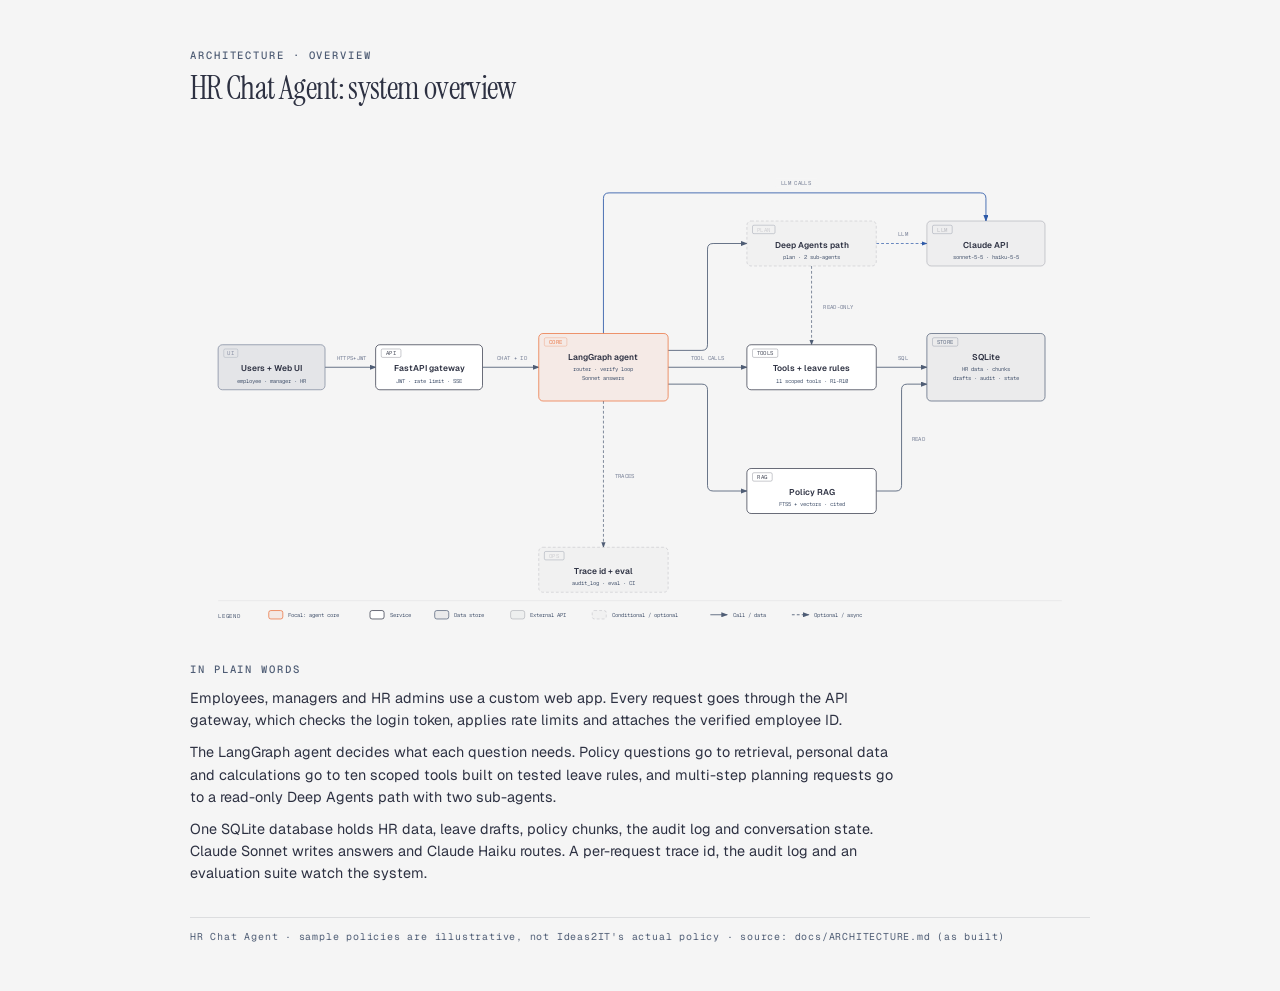
<file: docs/diagrams/architecture/01-overview.html>
<!DOCTYPE html>
<html lang="en">
<head>
  <meta charset="UTF-8">
  <meta name="viewport" content="width=device-width, initial-scale=1.0">
  <title>HR Chat Agent: system overview</title>
  <link href="https://fonts.googleapis.com/css2?family=Instrument+Serif:ital@0;1&family=Geist:wght@400;500;600&family=Geist+Mono:wght@400;500;600&family=Noto+Sans+KR:wght@400;500;600&family=Noto+Serif+KR:wght@400&display=swap" rel="stylesheet">
  <style>
    *, *::before, *::after { box-sizing: border-box; margin: 0; padding: 0; }
    :root {
      --color-paper: #f5f5f5; --color-ink: #2d3142; --color-muted: #4f5d75; --color-accent: #eb6c36;
      --font-sans: 'Geist', system-ui, sans-serif;
      --font-serif: 'Instrument Serif', 'Noto Serif KR', serif;
      --font-mono: 'Geist Mono', ui-monospace, monospace;
    }
    body { font-family: var(--font-sans); background: var(--color-paper); color: var(--color-ink); padding: 3rem 2rem; }
    .frame { width: max-content; max-width: 100%; margin: 0 auto; }
    .eyebrow { font-family: var(--font-mono); font-size: 0.66rem; font-weight: 500; letter-spacing: 0.18em; text-transform: uppercase; color: var(--color-muted); margin-bottom: 0.5rem; }
    h1 { font-family: var(--font-serif); font-size: clamp(1.5rem, 2.4vw + 0.75rem, 2rem); font-weight: 400; letter-spacing: -0.02em; line-height: 1.15; margin-bottom: 1.5rem; }
    .scroll { overflow-x: auto; }
    svg { width: 100%; min-width: 900px; max-width: 1280px; display: block; }
    .explain { margin-top: 1.5rem; max-width: 72ch; font-size: 0.9rem; line-height: 1.55; color: var(--color-ink); }
    .explain p + p { margin-top: 0.6rem; }
    .explain .eyebrow { margin-bottom: 0.4rem; }
    .colophon { margin-top: 2rem; padding-top: 0.75rem; border-top: 1px solid rgba(45,49,66,0.12); font-family: var(--font-mono); font-size: 0.62rem; letter-spacing: 0.08em; color: var(--color-muted); }
  </style>
</head>
<body>
  <div class="frame">
    <p class="eyebrow">Architecture · Overview</p>
    <h1>HR Chat Agent: system overview</h1>
    <div class="scroll">
<svg viewBox="0 0 1280 720" xmlns="http://www.w3.org/2000/svg" role="img" aria-labelledby="hr-overview-title hr-overview-desc">
<title id="hr-overview-title">HR Chat Agent: system overview</title>
<desc id="hr-overview-desc">Architecture overview of the HR Chat Agent: a web UI and API gateway feed a LangGraph agent that uses scoped tools, policy retrieval and an optional read-only Deep Agents planning path over one SQLite database, with Claude models behind it and a trace id, audit log and evaluation suite alongside.</desc>
<defs>
<marker id="arrow" markerWidth="8" markerHeight="6" refX="7" refY="3" orient="auto"><polygon points="0 0, 8 3, 0 6" fill="#4f5d75"/></marker>
<marker id="arrow-accent" markerWidth="8" markerHeight="6" refX="7" refY="3" orient="auto"><polygon points="0 0, 8 3, 0 6" fill="#eb6c36"/></marker>
<marker id="arrow-link" markerWidth="8" markerHeight="6" refX="7" refY="3" orient="auto"><polygon points="0 0, 8 3, 0 6" fill="#2e5aa8"/></marker>
</defs>
<rect width="100%" height="100%" fill="#f5f5f5"/>
<path d="M192,336 H264" fill="none" stroke="#4f5d75" stroke-width="1.2" marker-end="url(#arrow)"/>
<path d="M416,336 H496" fill="none" stroke="#4f5d75" stroke-width="1.2" marker-end="url(#arrow)"/>
<path d="M680,312 H728 Q736,312 736,304 V168 Q736,160 744,160 H792" fill="none" stroke="#4f5d75" stroke-width="1.2" marker-end="url(#arrow)"/>
<path d="M680,336 H792" fill="none" stroke="#4f5d75" stroke-width="1.2" marker-end="url(#arrow)"/>
<path d="M680,360 H728 Q736,360 736,368 V504 Q736,512 744,512 H792" fill="none" stroke="#4f5d75" stroke-width="1.2" marker-end="url(#arrow)"/>
<path d="M588,288 V96 Q588,88 596,88 H1124 Q1132,88 1132,96 V128" fill="none" stroke="#2e5aa8" stroke-width="1.2" marker-end="url(#arrow-link)"/>
<path d="M976,160 H1048" fill="none" stroke="#2e5aa8" stroke-width="1" stroke-dasharray="4,3" marker-end="url(#arrow-link)"/>
<path d="M884,192 V304" fill="none" stroke="#4f5d75" stroke-width="1" stroke-dasharray="4,3" marker-end="url(#arrow)"/>
<path d="M976,336 H1048" fill="none" stroke="#4f5d75" stroke-width="1.2" marker-end="url(#arrow)"/>
<path d="M976,512 H1004 Q1012,512 1012,504 V368 Q1012,360 1020,360 H1048" fill="none" stroke="#4f5d75" stroke-width="1.2" marker-end="url(#arrow)"/>
<path d="M588,384 V592" fill="none" stroke="#4f5d75" stroke-width="1" stroke-dasharray="4,3" marker-end="url(#arrow)"/>
<rect x="200" y="316" width="60" height="12" rx="2" fill="#f5f5f5"/>
<text x="230" y="325" fill="#7a8399" font-size="8" font-family="'Geist Mono', monospace" text-anchor="middle" letter-spacing="0.06em">HTTPS+JWT</text>
<rect x="428" y="316" width="60" height="12" rx="2" fill="#f5f5f5"/>
<text x="458" y="325" fill="#7a8399" font-size="8" font-family="'Geist Mono', monospace" text-anchor="middle" letter-spacing="0.06em">CHAT + ID</text>
<rect x="704" y="316" width="64" height="12" rx="2" fill="#f5f5f5"/>
<text x="736" y="325" fill="#7a8399" font-size="8" font-family="'Geist Mono', monospace" text-anchor="middle" letter-spacing="0.06em">TOOL CALLS</text>
<rect x="832" y="68" width="60" height="12" rx="2" fill="#f5f5f5"/>
<text x="862" y="77" fill="#7a8399" font-size="8" font-family="'Geist Mono', monospace" text-anchor="middle" letter-spacing="0.06em">LLM CALLS</text>
<rect x="1000" y="140" width="28" height="12" rx="2" fill="#f5f5f5"/>
<text x="1014" y="149" fill="#7a8399" font-size="8" font-family="'Geist Mono', monospace" text-anchor="middle" letter-spacing="0.06em">LLM</text>
<rect x="892" y="244" width="60" height="12" rx="2" fill="#f5f5f5"/>
<text x="922" y="253" fill="#7a8399" font-size="8" font-family="'Geist Mono', monospace" text-anchor="middle" letter-spacing="0.06em">READ-ONLY</text>
<rect x="1000" y="316" width="28" height="12" rx="2" fill="#f5f5f5"/>
<text x="1014" y="325" fill="#7a8399" font-size="8" font-family="'Geist Mono', monospace" text-anchor="middle" letter-spacing="0.06em">SQL</text>
<rect x="1020" y="432" width="32" height="12" rx="2" fill="#f5f5f5"/>
<text x="1036" y="441" fill="#7a8399" font-size="8" font-family="'Geist Mono', monospace" text-anchor="middle" letter-spacing="0.06em">READ</text>
<rect x="596" y="484" width="44" height="12" rx="2" fill="#f5f5f5"/>
<text x="618" y="493" fill="#7a8399" font-size="8" font-family="'Geist Mono', monospace" text-anchor="middle" letter-spacing="0.06em">TRACES</text>
<rect x="40" y="304" width="152" height="64" rx="6" fill="#f5f5f5"/>
<rect x="40" y="304" width="152" height="64" rx="6" fill="rgba(79,93,117,0.10)" stroke="#7a8399" stroke-width="1"/>
<rect x="48" y="310" width="20" height="12" rx="2" fill="transparent" stroke="#7a8399" stroke-opacity="0.45" stroke-width="0.8"/>
<text x="58" y="319" fill="#7a8399" fill-opacity="0.85" font-size="8" font-family="'Geist Mono', monospace" text-anchor="middle" letter-spacing="0.08em">UI</text>
<text x="116" y="342" fill="#2d3142" font-size="12" font-weight="600" font-family="'Geist', sans-serif" text-anchor="middle">Users + Web UI</text>
<text x="116" y="358" fill="#4f5d75" font-size="8" font-family="'Geist Mono', monospace" text-anchor="middle">employee · manager · HR</text>
<rect x="264" y="304" width="152" height="64" rx="6" fill="#f5f5f5"/>
<rect x="264" y="304" width="152" height="64" rx="6" fill="#ffffff" stroke="#2d3142" stroke-width="1"/>
<rect x="272" y="310" width="28" height="12" rx="2" fill="transparent" stroke="#2d3142" stroke-opacity="0.45" stroke-width="0.8"/>
<text x="286" y="319" fill="#2d3142" fill-opacity="0.85" font-size="8" font-family="'Geist Mono', monospace" text-anchor="middle" letter-spacing="0.08em">API</text>
<text x="340" y="342" fill="#2d3142" font-size="12" font-weight="600" font-family="'Geist', sans-serif" text-anchor="middle">FastAPI gateway</text>
<text x="340" y="358" fill="#4f5d75" font-size="8" font-family="'Geist Mono', monospace" text-anchor="middle">JWT · rate limit · SSE</text>
<rect x="496" y="288" width="184" height="96" rx="6" fill="#f5f5f5"/>
<rect x="496" y="288" width="184" height="96" rx="6" fill="rgba(235,108,54,0.08)" stroke="#eb6c36" stroke-width="1"/>
<rect x="504" y="294" width="32" height="12" rx="2" fill="transparent" stroke="#eb6c36" stroke-opacity="0.45" stroke-width="0.8"/>
<text x="520" y="303" fill="#eb6c36" fill-opacity="0.85" font-size="8" font-family="'Geist Mono', monospace" text-anchor="middle" letter-spacing="0.08em">CORE</text>
<text x="588" y="326" fill="#2d3142" font-size="12" font-weight="600" font-family="'Geist', sans-serif" text-anchor="middle">LangGraph agent</text>
<text x="588" y="342" fill="#4f5d75" font-size="8" font-family="'Geist Mono', monospace" text-anchor="middle">router · verify loop</text>
<text x="588" y="354" fill="#4f5d75" font-size="8" font-family="'Geist Mono', monospace" text-anchor="middle">Sonnet answers</text>
<rect x="792" y="128" width="184" height="64" rx="6" fill="#f5f5f5"/>
<rect x="792" y="128" width="184" height="64" rx="6" fill="rgba(45,49,66,0.02)" stroke="rgba(45,49,66,0.20)" stroke-width="1" stroke-dasharray="4,3"/>
<rect x="800" y="134" width="32" height="12" rx="2" fill="transparent" stroke="#4f5d75" stroke-opacity="0.45" stroke-width="0.8"/>
<text x="816" y="143" fill="rgba(45,49,66,0.20)" fill-opacity="0.85" font-size="8" font-family="'Geist Mono', monospace" text-anchor="middle" letter-spacing="0.08em">PLAN</text>
<text x="884" y="166" fill="#2d3142" font-size="12" font-weight="600" font-family="'Geist', sans-serif" text-anchor="middle">Deep Agents path</text>
<text x="884" y="182" fill="#4f5d75" font-size="8" font-family="'Geist Mono', monospace" text-anchor="middle">plan · 2 sub-agents</text>
<rect x="792" y="304" width="184" height="64" rx="6" fill="#f5f5f5"/>
<rect x="792" y="304" width="184" height="64" rx="6" fill="#ffffff" stroke="#2d3142" stroke-width="1"/>
<rect x="800" y="310" width="36" height="12" rx="2" fill="transparent" stroke="#2d3142" stroke-opacity="0.45" stroke-width="0.8"/>
<text x="818" y="319" fill="#2d3142" fill-opacity="0.85" font-size="8" font-family="'Geist Mono', monospace" text-anchor="middle" letter-spacing="0.08em">TOOLS</text>
<text x="884" y="342" fill="#2d3142" font-size="12" font-weight="600" font-family="'Geist', sans-serif" text-anchor="middle">Tools + leave rules</text>
<text x="884" y="358" fill="#4f5d75" font-size="8" font-family="'Geist Mono', monospace" text-anchor="middle">11 scoped tools · R1-R10</text>
<rect x="792" y="480" width="184" height="64" rx="6" fill="#f5f5f5"/>
<rect x="792" y="480" width="184" height="64" rx="6" fill="#ffffff" stroke="#2d3142" stroke-width="1"/>
<rect x="800" y="486" width="28" height="12" rx="2" fill="transparent" stroke="#2d3142" stroke-opacity="0.45" stroke-width="0.8"/>
<text x="814" y="495" fill="#2d3142" fill-opacity="0.85" font-size="8" font-family="'Geist Mono', monospace" text-anchor="middle" letter-spacing="0.08em">RAG</text>
<text x="884" y="518" fill="#2d3142" font-size="12" font-weight="600" font-family="'Geist', sans-serif" text-anchor="middle">Policy RAG</text>
<text x="884" y="534" fill="#4f5d75" font-size="8" font-family="'Geist Mono', monospace" text-anchor="middle">FTS5 + vectors · cited</text>
<rect x="1048" y="288" width="168" height="96" rx="6" fill="#f5f5f5"/>
<rect x="1048" y="288" width="168" height="96" rx="6" fill="rgba(45,49,66,0.05)" stroke="#4f5d75" stroke-width="1"/>
<rect x="1056" y="294" width="36" height="12" rx="2" fill="transparent" stroke="#4f5d75" stroke-opacity="0.45" stroke-width="0.8"/>
<text x="1074" y="303" fill="#4f5d75" fill-opacity="0.85" font-size="8" font-family="'Geist Mono', monospace" text-anchor="middle" letter-spacing="0.08em">STORE</text>
<text x="1132" y="326" fill="#2d3142" font-size="12" font-weight="600" font-family="'Geist', sans-serif" text-anchor="middle">SQLite</text>
<text x="1132" y="342" fill="#4f5d75" font-size="8" font-family="'Geist Mono', monospace" text-anchor="middle">HR data · chunks</text>
<text x="1132" y="354" fill="#4f5d75" font-size="8" font-family="'Geist Mono', monospace" text-anchor="middle">drafts · audit · state</text>
<rect x="1048" y="128" width="168" height="64" rx="6" fill="#f5f5f5"/>
<rect x="1048" y="128" width="168" height="64" rx="6" fill="rgba(45,49,66,0.03)" stroke="rgba(45,49,66,0.30)" stroke-width="1"/>
<rect x="1056" y="134" width="28" height="12" rx="2" fill="transparent" stroke="#4f5d75" stroke-opacity="0.45" stroke-width="0.8"/>
<text x="1070" y="143" fill="rgba(45,49,66,0.30)" fill-opacity="0.85" font-size="8" font-family="'Geist Mono', monospace" text-anchor="middle" letter-spacing="0.08em">LLM</text>
<text x="1132" y="166" fill="#2d3142" font-size="12" font-weight="600" font-family="'Geist', sans-serif" text-anchor="middle">Claude API</text>
<text x="1132" y="182" fill="#4f5d75" font-size="8" font-family="'Geist Mono', monospace" text-anchor="middle">sonnet-5-5 · haiku-5-5</text>
<rect x="496" y="592" width="184" height="64" rx="6" fill="#f5f5f5"/>
<rect x="496" y="592" width="184" height="64" rx="6" fill="rgba(45,49,66,0.02)" stroke="rgba(45,49,66,0.20)" stroke-width="1" stroke-dasharray="4,3"/>
<rect x="504" y="598" width="28" height="12" rx="2" fill="transparent" stroke="#4f5d75" stroke-opacity="0.45" stroke-width="0.8"/>
<text x="518" y="607" fill="rgba(45,49,66,0.20)" fill-opacity="0.85" font-size="8" font-family="'Geist Mono', monospace" text-anchor="middle" letter-spacing="0.08em">OPS</text>
<text x="588" y="630" fill="#2d3142" font-size="12" font-weight="600" font-family="'Geist', sans-serif" text-anchor="middle">Trace id + eval</text>
<text x="588" y="646" fill="#4f5d75" font-size="8" font-family="'Geist Mono', monospace" text-anchor="middle">audit_log · eval · CI</text>
<line x1="40" y1="668" x2="1240" y2="668" stroke="rgba(45,49,66,0.10)" stroke-width="0.8"/>
<text x="40" y="692" fill="#4f5d75" font-size="8" font-family="'Geist Mono', monospace" letter-spacing="0.14em">LEGEND</text>
<rect x="112" y="682" width="20" height="12" rx="3" fill="rgba(235,108,54,0.08)" stroke="#eb6c36" stroke-width="1"/>
<text x="140" y="691" fill="#4f5d75" font-size="8" font-family="'Geist Mono', monospace">Focal: agent core</text>
<rect x="256" y="682" width="20" height="12" rx="3" fill="#ffffff" stroke="#2d3142" stroke-width="1"/>
<text x="284" y="691" fill="#4f5d75" font-size="8" font-family="'Geist Mono', monospace">Service</text>
<rect x="348" y="682" width="20" height="12" rx="3" fill="rgba(45,49,66,0.05)" stroke="#4f5d75" stroke-width="1"/>
<text x="376" y="691" fill="#4f5d75" font-size="8" font-family="'Geist Mono', monospace">Data store</text>
<rect x="456" y="682" width="20" height="12" rx="3" fill="rgba(45,49,66,0.03)" stroke="rgba(45,49,66,0.30)" stroke-width="1"/>
<text x="484" y="691" fill="#4f5d75" font-size="8" font-family="'Geist Mono', monospace">External API</text>
<rect x="572" y="682" width="20" height="12" rx="3" fill="rgba(45,49,66,0.02)" stroke="rgba(45,49,66,0.20)" stroke-width="1" stroke-dasharray="4,3"/>
<text x="600" y="691" fill="#4f5d75" font-size="8" font-family="'Geist Mono', monospace">Conditional / optional</text>
<line x1="740" y1="688" x2="764" y2="688" stroke="#4f5d75" stroke-width="1.2" marker-end="url(#arrow)"/>
<text x="772" y="691" fill="#4f5d75" font-size="8" font-family="'Geist Mono', monospace">Call / data</text>
<line x1="856" y1="688" x2="880" y2="688" stroke="#4f5d75" stroke-width="1.2" stroke-dasharray="4,3" marker-end="url(#arrow)"/>
<text x="888" y="691" fill="#4f5d75" font-size="8" font-family="'Geist Mono', monospace">Optional / async</text>
</svg>
    </div>
    <div class="explain">
      <p class="eyebrow">In plain words</p>
      <p>Employees, managers and HR admins use a custom web app. Every request goes through the API gateway, which checks the login token, applies rate limits and attaches the verified employee ID.</p>
      <p>The LangGraph agent decides what each question needs. Policy questions go to retrieval, personal data and calculations go to ten scoped tools built on tested leave rules, and multi-step planning requests go to a read-only Deep Agents path with two sub-agents.</p>
      <p>One SQLite database holds HR data, leave drafts, policy chunks, the audit log and conversation state. Claude Sonnet writes answers and Claude Haiku routes. A per-request trace id, the audit log and an evaluation suite watch the system.</p>
    </div>
    <p class="colophon">HR Chat Agent · sample policies are illustrative, not Ideas2IT's actual policy · source: docs/ARCHITECTURE.md (as built)</p>
  </div>
</body>
</html>
</file>
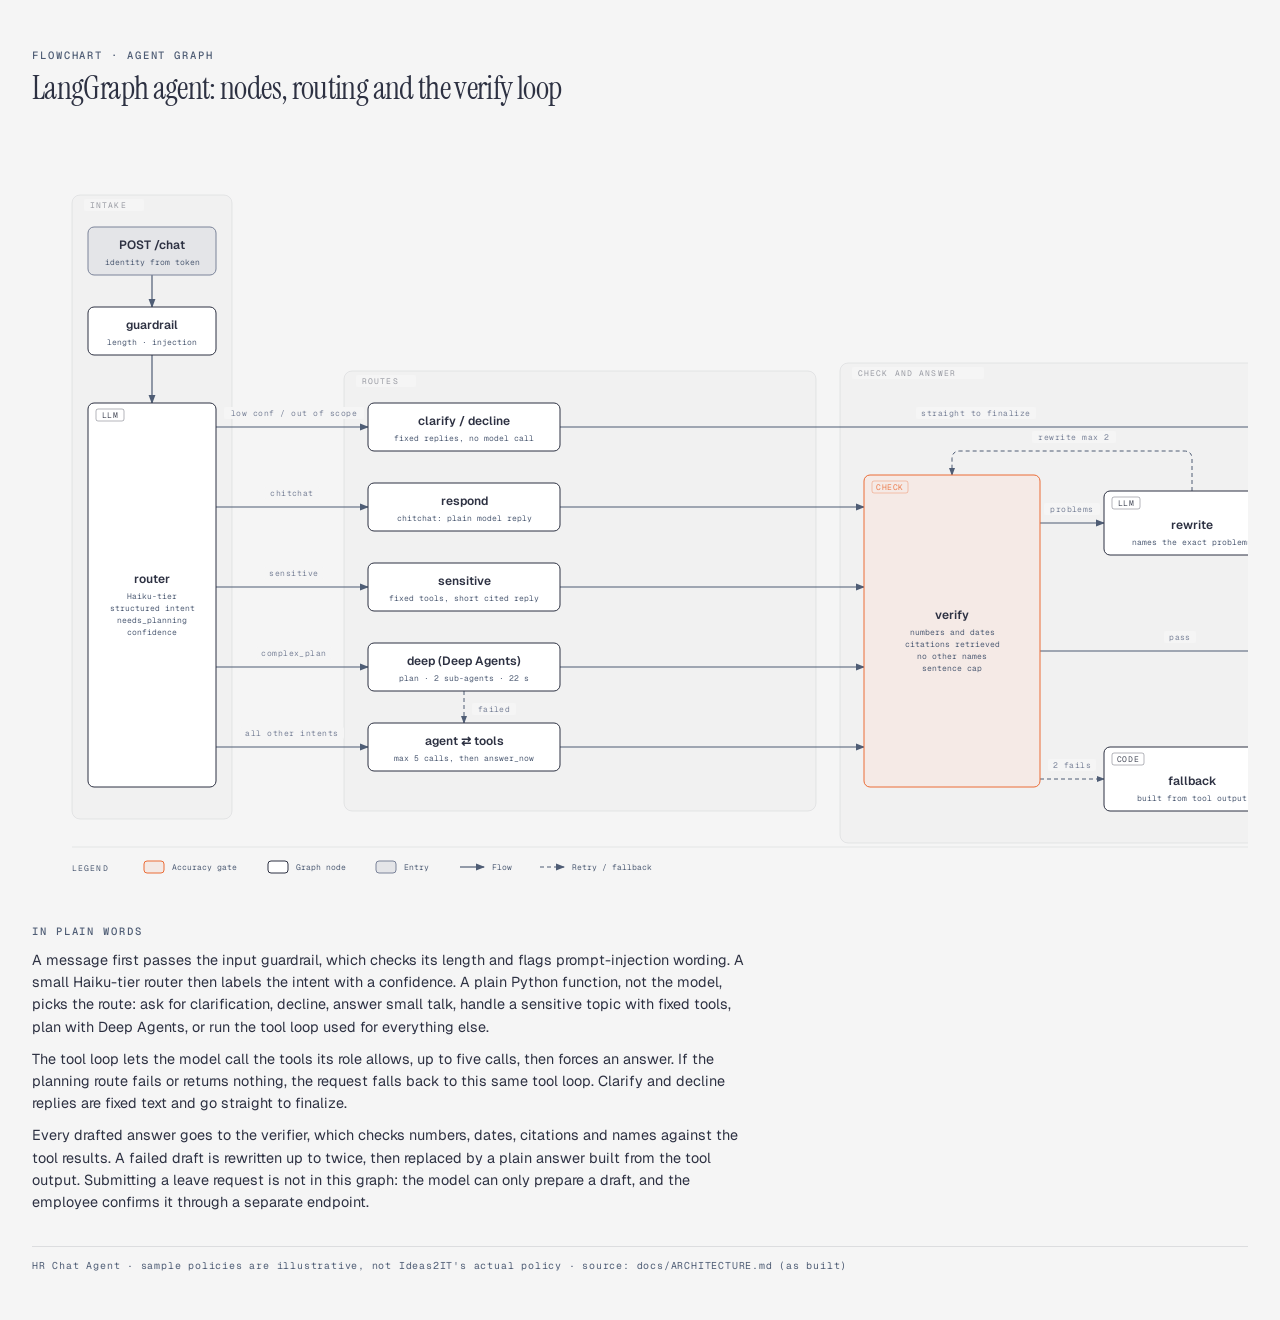
<file: docs/diagrams/architecture/02-agent-graph.html>
<!DOCTYPE html>
<html lang="en">
<head>
  <meta charset="UTF-8">
  <meta name="viewport" content="width=device-width, initial-scale=1.0">
  <title>LangGraph agent: nodes, routing and the verify loop</title>
  <link href="https://fonts.googleapis.com/css2?family=Instrument+Serif:ital@0;1&family=Geist:wght@400;500;600&family=Geist+Mono:wght@400;500;600&family=Noto+Sans+KR:wght@400;500;600&family=Noto+Serif+KR:wght@400&display=swap" rel="stylesheet">
  <style>
    *, *::before, *::after { box-sizing: border-box; margin: 0; padding: 0; }
    :root {
      --color-paper: #f5f5f5; --color-ink: #2d3142; --color-muted: #4f5d75; --color-accent: #eb6c36;
      --font-sans: 'Geist', system-ui, sans-serif;
      --font-serif: 'Instrument Serif', 'Noto Serif KR', serif;
      --font-mono: 'Geist Mono', ui-monospace, monospace;
    }
    body { font-family: var(--font-sans); background: var(--color-paper); color: var(--color-ink); padding: 3rem 2rem; }
    .frame { width: max-content; max-width: 100%; margin: 0 auto; }
    .eyebrow { font-family: var(--font-mono); font-size: 0.66rem; font-weight: 500; letter-spacing: 0.18em; text-transform: uppercase; color: var(--color-muted); margin-bottom: 0.5rem; }
    h1 { font-family: var(--font-serif); font-size: clamp(1.5rem, 2.4vw + 0.75rem, 2rem); font-weight: 400; letter-spacing: -0.02em; line-height: 1.15; margin-bottom: 1.5rem; }
    .scroll { overflow-x: auto; }
    svg { width: 1472px; max-width: none; display: block; }
    .explain { margin-top: 1.5rem; max-width: 72ch; font-size: 0.9rem; line-height: 1.55; color: var(--color-ink); }
    .explain p + p { margin-top: 0.6rem; }
    .explain .eyebrow { margin-bottom: 0.4rem; }
    .colophon { margin-top: 2rem; padding-top: 0.75rem; border-top: 1px solid rgba(45,49,66,0.12); font-family: var(--font-mono); font-size: 0.62rem; letter-spacing: 0.08em; color: var(--color-muted); }
  </style>
</head>
<body>
  <div class="frame">
    <p class="eyebrow">Flowchart · Agent graph</p>
    <h1>LangGraph agent: nodes, routing and the verify loop</h1>
    <div class="scroll">
<svg viewBox="0 0 1472 768" xmlns="http://www.w3.org/2000/svg" role="img" aria-labelledby="hr-agent-graph-title hr-agent-graph-desc">
<title id="hr-agent-graph-title">LangGraph agent: nodes, routing and the verify loop</title>
<desc id="hr-agent-graph-desc">Flow of the LangGraph agent as built: the input guardrail runs, a router labels the intent, plain code picks one of five routes, every drafted answer goes through the verifier, a failed draft is rewritten up to twice and then replaced by a deterministic fallback, and the planning route falls back to the tool loop if it fails.</desc>
<defs>
<marker id="arrow" markerWidth="8" markerHeight="6" refX="7" refY="3" orient="auto"><polygon points="0 0, 8 3, 0 6" fill="#4f5d75"/></marker>
<marker id="arrow-accent" markerWidth="8" markerHeight="6" refX="7" refY="3" orient="auto"><polygon points="0 0, 8 3, 0 6" fill="#eb6c36"/></marker>
<marker id="arrow-link" markerWidth="8" markerHeight="6" refX="7" refY="3" orient="auto"><polygon points="0 0, 8 3, 0 6" fill="#2e5aa8"/></marker>
</defs>
<rect width="100%" height="100%" fill="#f5f5f5"/>
<rect x="40" y="64" width="160" height="624" rx="8" fill="rgba(45,49,66,0.02)" stroke="rgba(45,49,66,0.10)" stroke-width="0.8"/>
<rect x="52" y="68" width="60" height="12" rx="2" fill="#f5f5f5"/>
<text x="58" y="77" fill="rgba(45,49,66,0.45)" font-size="8" font-family="'Geist Mono', monospace" letter-spacing="0.14em">INTAKE</text>
<rect x="312" y="240" width="472" height="440" rx="8" fill="rgba(45,49,66,0.02)" stroke="rgba(45,49,66,0.10)" stroke-width="0.8"/>
<rect x="324" y="244" width="60" height="12" rx="2" fill="#f5f5f5"/>
<text x="330" y="253" fill="rgba(45,49,66,0.45)" font-size="8" font-family="'Geist Mono', monospace" letter-spacing="0.14em">ROUTES</text>
<rect x="808" y="232" width="640" height="480" rx="8" fill="rgba(45,49,66,0.02)" stroke="rgba(45,49,66,0.10)" stroke-width="0.8"/>
<rect x="820" y="236" width="132" height="12" rx="2" fill="#f5f5f5"/>
<text x="826" y="245" fill="rgba(45,49,66,0.45)" font-size="8" font-family="'Geist Mono', monospace" letter-spacing="0.14em">CHECK AND ANSWER</text>
<path d="M120,144 V176" fill="none" stroke="#4f5d75" stroke-width="1.2" marker-end="url(#arrow)"/>
<path d="M120,224 V272" fill="none" stroke="#4f5d75" stroke-width="1.2" marker-end="url(#arrow)"/>
<path d="M184,296 H336" fill="none" stroke="#4f5d75" stroke-width="1.2" marker-end="url(#arrow)"/>
<path d="M184,376 H336" fill="none" stroke="#4f5d75" stroke-width="1.2" marker-end="url(#arrow)"/>
<path d="M184,456 H336" fill="none" stroke="#4f5d75" stroke-width="1.2" marker-end="url(#arrow)"/>
<path d="M184,536 H336" fill="none" stroke="#4f5d75" stroke-width="1.2" marker-end="url(#arrow)"/>
<path d="M184,616 H336" fill="none" stroke="#4f5d75" stroke-width="1.2" marker-end="url(#arrow)"/>
<path d="M528,376 H832" fill="none" stroke="#4f5d75" stroke-width="1.2" marker-end="url(#arrow)"/>
<path d="M528,456 H832" fill="none" stroke="#4f5d75" stroke-width="1.2" marker-end="url(#arrow)"/>
<path d="M528,536 H832" fill="none" stroke="#4f5d75" stroke-width="1.2" marker-end="url(#arrow)"/>
<path d="M528,616 H832" fill="none" stroke="#4f5d75" stroke-width="1.2" marker-end="url(#arrow)"/>
<path d="M528,296 H1352 Q1360,296 1360,304 V488" fill="none" stroke="#4f5d75" stroke-width="1.2" marker-end="url(#arrow)"/>
<path d="M432,560 V592" fill="none" stroke="#4f5d75" stroke-width="1" stroke-dasharray="4,3" marker-end="url(#arrow)"/>
<path d="M1008,520 H1288" fill="none" stroke="#4f5d75" stroke-width="1.2" marker-end="url(#arrow)"/>
<path d="M1008,392 H1072" fill="none" stroke="#4f5d75" stroke-width="1.2" marker-end="url(#arrow)"/>
<path d="M1160,360 V328 Q1160,320 1152,320 H928 Q920,320 920,328 V344" fill="none" stroke="#4f5d75" stroke-width="1" stroke-dasharray="4,3" marker-end="url(#arrow)"/>
<path d="M1008,648 H1072" fill="none" stroke="#4f5d75" stroke-width="1" stroke-dasharray="4,3" marker-end="url(#arrow)"/>
<path d="M1248,648 H1352 Q1360,648 1360,640 V552" fill="none" stroke="#4f5d75" stroke-width="1" stroke-dasharray="4,3" marker-end="url(#arrow)"/>
<rect x="192" y="276" width="140" height="12" rx="2" fill="#f5f5f5"/>
<text x="262" y="285" fill="#7a8399" font-size="8" font-family="'Geist Mono', monospace" text-anchor="middle" letter-spacing="0.06em">low conf / out of scope</text>
<rect x="232" y="356" width="56" height="12" rx="2" fill="#f5f5f5"/>
<text x="260" y="365" fill="#7a8399" font-size="8" font-family="'Geist Mono', monospace" text-anchor="middle" letter-spacing="0.06em">chitchat</text>
<rect x="232" y="436" width="60" height="12" rx="2" fill="#f5f5f5"/>
<text x="262" y="445" fill="#7a8399" font-size="8" font-family="'Geist Mono', monospace" text-anchor="middle" letter-spacing="0.06em">sensitive</text>
<rect x="224" y="516" width="76" height="12" rx="2" fill="#f5f5f5"/>
<text x="262" y="525" fill="#7a8399" font-size="8" font-family="'Geist Mono', monospace" text-anchor="middle" letter-spacing="0.06em">complex_plan</text>
<rect x="208" y="596" width="104" height="12" rx="2" fill="#f5f5f5"/>
<text x="260" y="605" fill="#7a8399" font-size="8" font-family="'Geist Mono', monospace" text-anchor="middle" letter-spacing="0.06em">all other intents</text>
<rect x="884" y="276" width="120" height="12" rx="2" fill="#f5f5f5"/>
<text x="944" y="285" fill="#7a8399" font-size="8" font-family="'Geist Mono', monospace" text-anchor="middle" letter-spacing="0.06em">straight to finalize</text>
<rect x="440" y="572" width="44" height="12" rx="2" fill="#f5f5f5"/>
<text x="462" y="581" fill="#7a8399" font-size="8" font-family="'Geist Mono', monospace" text-anchor="middle" letter-spacing="0.06em">failed</text>
<rect x="1132" y="500" width="32" height="12" rx="2" fill="#f5f5f5"/>
<text x="1148" y="509" fill="#7a8399" font-size="8" font-family="'Geist Mono', monospace" text-anchor="middle" letter-spacing="0.06em">pass</text>
<rect x="1012" y="372" width="56" height="12" rx="2" fill="#f5f5f5"/>
<text x="1040" y="381" fill="#7a8399" font-size="8" font-family="'Geist Mono', monospace" text-anchor="middle" letter-spacing="0.06em">problems</text>
<rect x="1000" y="300" width="84" height="12" rx="2" fill="#f5f5f5"/>
<text x="1042" y="309" fill="#7a8399" font-size="8" font-family="'Geist Mono', monospace" text-anchor="middle" letter-spacing="0.06em">rewrite max 2</text>
<rect x="1016" y="628" width="48" height="12" rx="2" fill="#f5f5f5"/>
<text x="1040" y="637" fill="#7a8399" font-size="8" font-family="'Geist Mono', monospace" text-anchor="middle" letter-spacing="0.06em">2 fails</text>
<rect x="56" y="96" width="128" height="48" rx="6" fill="#f5f5f5"/>
<rect x="56" y="96" width="128" height="48" rx="6" fill="rgba(79,93,117,0.10)" stroke="#7a8399" stroke-width="1"/>
<text x="120" y="118" fill="#2d3142" font-size="12" font-weight="600" font-family="'Geist', sans-serif" text-anchor="middle">POST /chat</text>
<text x="120" y="134" fill="#4f5d75" font-size="8" font-family="'Geist Mono', monospace" text-anchor="middle">identity from token</text>
<rect x="56" y="176" width="128" height="48" rx="6" fill="#f5f5f5"/>
<rect x="56" y="176" width="128" height="48" rx="6" fill="#ffffff" stroke="#2d3142" stroke-width="1"/>
<text x="120" y="198" fill="#2d3142" font-size="12" font-weight="600" font-family="'Geist', sans-serif" text-anchor="middle">guardrail</text>
<text x="120" y="214" fill="#4f5d75" font-size="8" font-family="'Geist Mono', monospace" text-anchor="middle">length · injection</text>
<rect x="56" y="272" width="128" height="384" rx="6" fill="#f5f5f5"/>
<rect x="56" y="272" width="128" height="384" rx="6" fill="#ffffff" stroke="#2d3142" stroke-width="1"/>
<rect x="64" y="278" width="28" height="12" rx="2" fill="transparent" stroke="#2d3142" stroke-opacity="0.45" stroke-width="0.8"/>
<text x="78" y="287" fill="#2d3142" fill-opacity="0.85" font-size="8" font-family="'Geist Mono', monospace" text-anchor="middle" letter-spacing="0.08em">LLM</text>
<text x="120" y="452" fill="#2d3142" font-size="12" font-weight="600" font-family="'Geist', sans-serif" text-anchor="middle">router</text>
<text x="120" y="468" fill="#4f5d75" font-size="8" font-family="'Geist Mono', monospace" text-anchor="middle">Haiku-tier</text>
<text x="120" y="480" fill="#4f5d75" font-size="8" font-family="'Geist Mono', monospace" text-anchor="middle">structured intent</text>
<text x="120" y="492" fill="#4f5d75" font-size="8" font-family="'Geist Mono', monospace" text-anchor="middle">needs_planning</text>
<text x="120" y="504" fill="#4f5d75" font-size="8" font-family="'Geist Mono', monospace" text-anchor="middle">confidence</text>
<rect x="336" y="272" width="192" height="48" rx="6" fill="#f5f5f5"/>
<rect x="336" y="272" width="192" height="48" rx="6" fill="#ffffff" stroke="#2d3142" stroke-width="1"/>
<text x="432" y="294" fill="#2d3142" font-size="12" font-weight="600" font-family="'Geist', sans-serif" text-anchor="middle">clarify / decline</text>
<text x="432" y="310" fill="#4f5d75" font-size="8" font-family="'Geist Mono', monospace" text-anchor="middle">fixed replies, no model call</text>
<rect x="336" y="352" width="192" height="48" rx="6" fill="#f5f5f5"/>
<rect x="336" y="352" width="192" height="48" rx="6" fill="#ffffff" stroke="#2d3142" stroke-width="1"/>
<text x="432" y="374" fill="#2d3142" font-size="12" font-weight="600" font-family="'Geist', sans-serif" text-anchor="middle">respond</text>
<text x="432" y="390" fill="#4f5d75" font-size="8" font-family="'Geist Mono', monospace" text-anchor="middle">chitchat: plain model reply</text>
<rect x="336" y="432" width="192" height="48" rx="6" fill="#f5f5f5"/>
<rect x="336" y="432" width="192" height="48" rx="6" fill="#ffffff" stroke="#2d3142" stroke-width="1"/>
<text x="432" y="454" fill="#2d3142" font-size="12" font-weight="600" font-family="'Geist', sans-serif" text-anchor="middle">sensitive</text>
<text x="432" y="470" fill="#4f5d75" font-size="8" font-family="'Geist Mono', monospace" text-anchor="middle">fixed tools, short cited reply</text>
<rect x="336" y="512" width="192" height="48" rx="6" fill="#f5f5f5"/>
<rect x="336" y="512" width="192" height="48" rx="6" fill="#ffffff" stroke="#2d3142" stroke-width="1"/>
<text x="432" y="534" fill="#2d3142" font-size="12" font-weight="600" font-family="'Geist', sans-serif" text-anchor="middle">deep (Deep Agents)</text>
<text x="432" y="550" fill="#4f5d75" font-size="8" font-family="'Geist Mono', monospace" text-anchor="middle">plan · 2 sub-agents · 22 s</text>
<rect x="336" y="592" width="192" height="48" rx="6" fill="#f5f5f5"/>
<rect x="336" y="592" width="192" height="48" rx="6" fill="#ffffff" stroke="#2d3142" stroke-width="1"/>
<text x="432" y="614" fill="#2d3142" font-size="12" font-weight="600" font-family="'Geist', sans-serif" text-anchor="middle">agent ⇄ tools</text>
<text x="432" y="630" fill="#4f5d75" font-size="8" font-family="'Geist Mono', monospace" text-anchor="middle">max 5 calls, then answer_now</text>
<rect x="832" y="344" width="176" height="312" rx="6" fill="#f5f5f5"/>
<rect x="832" y="344" width="176" height="312" rx="6" fill="rgba(235,108,54,0.08)" stroke="#eb6c36" stroke-width="1"/>
<rect x="840" y="350" width="36" height="12" rx="2" fill="transparent" stroke="#eb6c36" stroke-opacity="0.45" stroke-width="0.8"/>
<text x="858" y="359" fill="#eb6c36" fill-opacity="0.85" font-size="8" font-family="'Geist Mono', monospace" text-anchor="middle" letter-spacing="0.08em">CHECK</text>
<text x="920" y="488" fill="#2d3142" font-size="12" font-weight="600" font-family="'Geist', sans-serif" text-anchor="middle">verify</text>
<text x="920" y="504" fill="#4f5d75" font-size="8" font-family="'Geist Mono', monospace" text-anchor="middle">numbers and dates</text>
<text x="920" y="516" fill="#4f5d75" font-size="8" font-family="'Geist Mono', monospace" text-anchor="middle">citations retrieved</text>
<text x="920" y="528" fill="#4f5d75" font-size="8" font-family="'Geist Mono', monospace" text-anchor="middle">no other names</text>
<text x="920" y="540" fill="#4f5d75" font-size="8" font-family="'Geist Mono', monospace" text-anchor="middle">sentence cap</text>
<rect x="1072" y="360" width="176" height="64" rx="6" fill="#f5f5f5"/>
<rect x="1072" y="360" width="176" height="64" rx="6" fill="#ffffff" stroke="#2d3142" stroke-width="1"/>
<rect x="1080" y="366" width="28" height="12" rx="2" fill="transparent" stroke="#2d3142" stroke-opacity="0.45" stroke-width="0.8"/>
<text x="1094" y="375" fill="#2d3142" fill-opacity="0.85" font-size="8" font-family="'Geist Mono', monospace" text-anchor="middle" letter-spacing="0.08em">LLM</text>
<text x="1160" y="398" fill="#2d3142" font-size="12" font-weight="600" font-family="'Geist', sans-serif" text-anchor="middle">rewrite</text>
<text x="1160" y="414" fill="#4f5d75" font-size="8" font-family="'Geist Mono', monospace" text-anchor="middle">names the exact problems</text>
<rect x="1072" y="616" width="176" height="64" rx="6" fill="#f5f5f5"/>
<rect x="1072" y="616" width="176" height="64" rx="6" fill="#ffffff" stroke="#2d3142" stroke-width="1"/>
<rect x="1080" y="622" width="32" height="12" rx="2" fill="transparent" stroke="#2d3142" stroke-opacity="0.45" stroke-width="0.8"/>
<text x="1096" y="631" fill="#2d3142" fill-opacity="0.85" font-size="8" font-family="'Geist Mono', monospace" text-anchor="middle" letter-spacing="0.08em">CODE</text>
<text x="1160" y="654" fill="#2d3142" font-size="12" font-weight="600" font-family="'Geist', sans-serif" text-anchor="middle">fallback</text>
<text x="1160" y="670" fill="#4f5d75" font-size="8" font-family="'Geist Mono', monospace" text-anchor="middle">built from tool output</text>
<rect x="1288" y="488" width="144" height="64" rx="6" fill="#f5f5f5"/>
<rect x="1288" y="488" width="144" height="64" rx="6" fill="#ffffff" stroke="#2d3142" stroke-width="1"/>
<text x="1360" y="512" fill="#2d3142" font-size="12" font-weight="600" font-family="'Geist', sans-serif" text-anchor="middle">finalize</text>
<text x="1360" y="528" fill="#4f5d75" font-size="8" font-family="'Geist Mono', monospace" text-anchor="middle">final answer</text>
<text x="1360" y="540" fill="#4f5d75" font-size="8" font-family="'Geist Mono', monospace" text-anchor="middle">saved to history</text>
<line x1="40" y1="716" x2="1432" y2="716" stroke="rgba(45,49,66,0.10)" stroke-width="0.8"/>
<text x="40" y="740" fill="#4f5d75" font-size="8" font-family="'Geist Mono', monospace" letter-spacing="0.14em">LEGEND</text>
<rect x="112" y="730" width="20" height="12" rx="3" fill="rgba(235,108,54,0.08)" stroke="#eb6c36" stroke-width="1"/>
<text x="140" y="739" fill="#4f5d75" font-size="8" font-family="'Geist Mono', monospace">Accuracy gate</text>
<rect x="236" y="730" width="20" height="12" rx="3" fill="#ffffff" stroke="#2d3142" stroke-width="1"/>
<text x="264" y="739" fill="#4f5d75" font-size="8" font-family="'Geist Mono', monospace">Graph node</text>
<rect x="344" y="730" width="20" height="12" rx="3" fill="rgba(79,93,117,0.10)" stroke="#7a8399" stroke-width="1"/>
<text x="372" y="739" fill="#4f5d75" font-size="8" font-family="'Geist Mono', monospace">Entry</text>
<line x1="428" y1="736" x2="452" y2="736" stroke="#4f5d75" stroke-width="1.2" marker-end="url(#arrow)"/>
<text x="460" y="739" fill="#4f5d75" font-size="8" font-family="'Geist Mono', monospace">Flow</text>
<line x1="508" y1="736" x2="532" y2="736" stroke="#4f5d75" stroke-width="1.2" stroke-dasharray="4,3" marker-end="url(#arrow)"/>
<text x="540" y="739" fill="#4f5d75" font-size="8" font-family="'Geist Mono', monospace">Retry / fallback</text>
</svg>
    </div>
    <div class="explain">
      <p class="eyebrow">In plain words</p>
      <p>A message first passes the input guardrail, which checks its length and flags prompt-injection wording. A small Haiku-tier router then labels the intent with a confidence. A plain Python function, not the model, picks the route: ask for clarification, decline, answer small talk, handle a sensitive topic with fixed tools, plan with Deep Agents, or run the tool loop used for everything else.</p>
      <p>The tool loop lets the model call the tools its role allows, up to five calls, then forces an answer. If the planning route fails or returns nothing, the request falls back to this same tool loop. Clarify and decline replies are fixed text and go straight to finalize.</p>
      <p>Every drafted answer goes to the verifier, which checks numbers, dates, citations and names against the tool results. A failed draft is rewritten up to twice, then replaced by a plain answer built from the tool output. Submitting a leave request is not in this graph: the model can only prepare a draft, and the employee confirms it through a separate endpoint.</p>
    </div>
    <p class="colophon">HR Chat Agent · sample policies are illustrative, not Ideas2IT's actual policy · source: docs/ARCHITECTURE.md (as built)</p>
  </div>
</body>
</html>
</file>
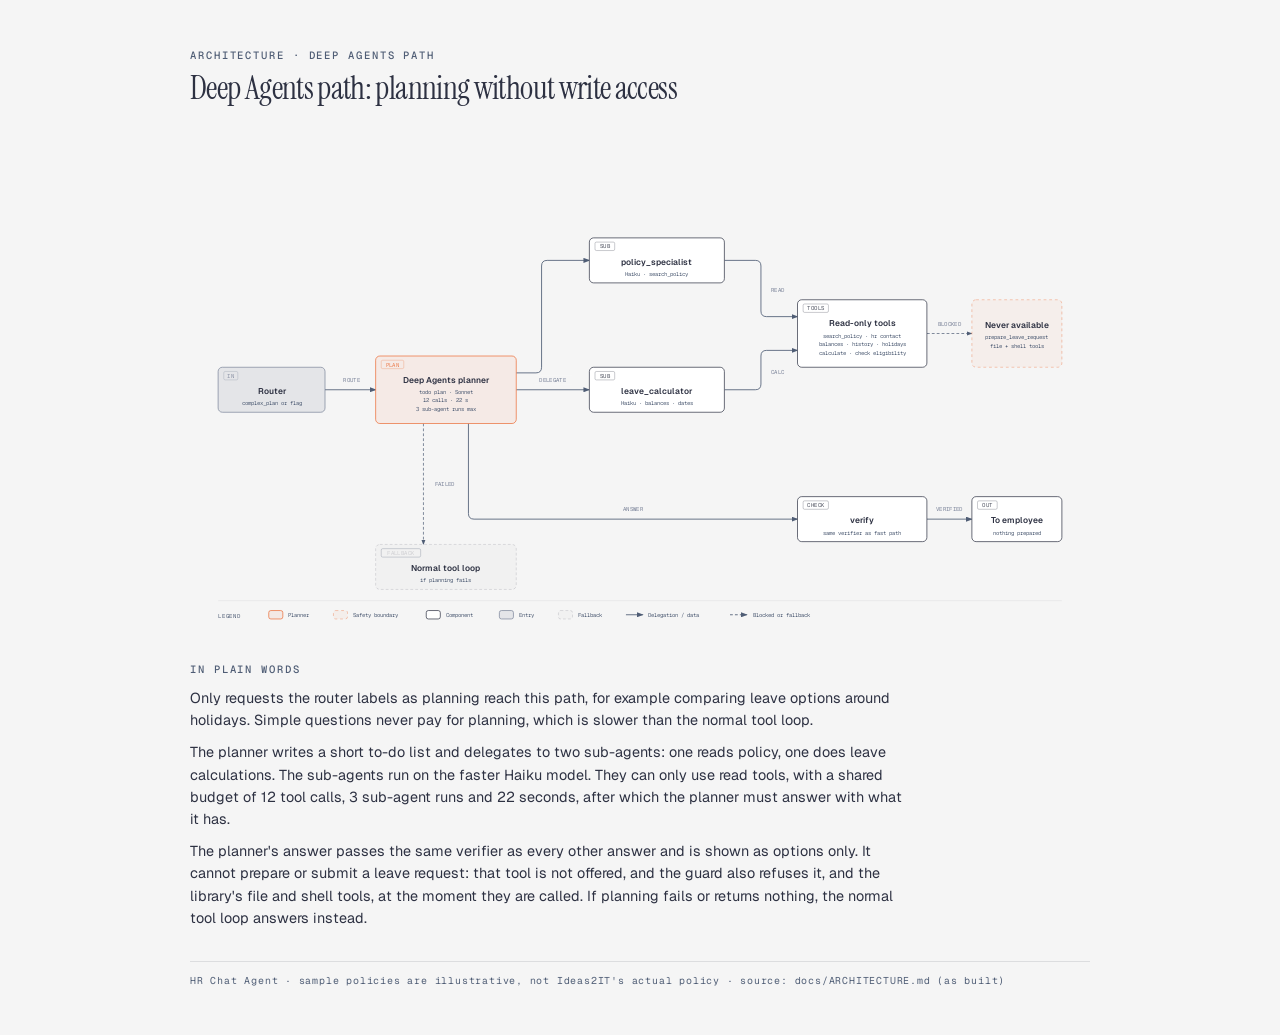
<file: docs/diagrams/architecture/03-deep-agents-path.html>
<!DOCTYPE html>
<html lang="en">
<head>
  <meta charset="UTF-8">
  <meta name="viewport" content="width=device-width, initial-scale=1.0">
  <title>Deep Agents path: planning without write access</title>
  <link href="https://fonts.googleapis.com/css2?family=Instrument+Serif:ital@0;1&family=Geist:wght@400;500;600&family=Geist+Mono:wght@400;500;600&family=Noto+Sans+KR:wght@400;500;600&family=Noto+Serif+KR:wght@400&display=swap" rel="stylesheet">
  <style>
    *, *::before, *::after { box-sizing: border-box; margin: 0; padding: 0; }
    :root {
      --color-paper: #f5f5f5; --color-ink: #2d3142; --color-muted: #4f5d75; --color-accent: #eb6c36;
      --font-sans: 'Geist', system-ui, sans-serif;
      --font-serif: 'Instrument Serif', 'Noto Serif KR', serif;
      --font-mono: 'Geist Mono', ui-monospace, monospace;
    }
    body { font-family: var(--font-sans); background: var(--color-paper); color: var(--color-ink); padding: 3rem 2rem; }
    .frame { width: max-content; max-width: 100%; margin: 0 auto; }
    .eyebrow { font-family: var(--font-mono); font-size: 0.66rem; font-weight: 500; letter-spacing: 0.18em; text-transform: uppercase; color: var(--color-muted); margin-bottom: 0.5rem; }
    h1 { font-family: var(--font-serif); font-size: clamp(1.5rem, 2.4vw + 0.75rem, 2rem); font-weight: 400; letter-spacing: -0.02em; line-height: 1.15; margin-bottom: 1.5rem; }
    .scroll { overflow-x: auto; }
    svg { width: 100%; min-width: 900px; max-width: 1280px; display: block; }
    .explain { margin-top: 1.5rem; max-width: 72ch; font-size: 0.9rem; line-height: 1.55; color: var(--color-ink); }
    .explain p + p { margin-top: 0.6rem; }
    .explain .eyebrow { margin-bottom: 0.4rem; }
    .colophon { margin-top: 2rem; padding-top: 0.75rem; border-top: 1px solid rgba(45,49,66,0.12); font-family: var(--font-mono); font-size: 0.62rem; letter-spacing: 0.08em; color: var(--color-muted); }
  </style>
</head>
<body>
  <div class="frame">
    <p class="eyebrow">Architecture · Deep Agents path</p>
    <h1>Deep Agents path: planning without write access</h1>
    <div class="scroll">
<svg viewBox="0 0 1280 720" xmlns="http://www.w3.org/2000/svg" role="img" aria-labelledby="hr-deep-agents-title hr-deep-agents-desc">
<title id="hr-deep-agents-title">Deep Agents path: planning without write access</title>
<desc id="hr-deep-agents-desc">How a multi-step request is handled: the router hands it to a Deep Agents planner that delegates to two sub-agents using read-only tools, the planner's answer goes through the same verifier, and if planning fails the request falls back to the normal tool loop. Write and shell tools are refused on this path.</desc>
<defs>
<marker id="arrow" markerWidth="8" markerHeight="6" refX="7" refY="3" orient="auto"><polygon points="0 0, 8 3, 0 6" fill="#4f5d75"/></marker>
<marker id="arrow-accent" markerWidth="8" markerHeight="6" refX="7" refY="3" orient="auto"><polygon points="0 0, 8 3, 0 6" fill="#eb6c36"/></marker>
<marker id="arrow-link" markerWidth="8" markerHeight="6" refX="7" refY="3" orient="auto"><polygon points="0 0, 8 3, 0 6" fill="#2e5aa8"/></marker>
</defs>
<rect width="100%" height="100%" fill="#f5f5f5"/>
<path d="M192,368 H264" fill="none" stroke="#4f5d75" stroke-width="1.2" marker-end="url(#arrow)"/>
<path d="M464,344 H492 Q500,344 500,336 V192 Q500,184 508,184 H568" fill="none" stroke="#4f5d75" stroke-width="1.2" marker-end="url(#arrow)"/>
<path d="M464,368 H568" fill="none" stroke="#4f5d75" stroke-width="1.2" marker-end="url(#arrow)"/>
<path d="M760,184 H804 Q812,184 812,192 V256 Q812,264 820,264 H864" fill="none" stroke="#4f5d75" stroke-width="1.2" marker-end="url(#arrow)"/>
<path d="M760,368 H804 Q812,368 812,360 V320 Q812,312 820,312 H864" fill="none" stroke="#4f5d75" stroke-width="1.2" marker-end="url(#arrow)"/>
<path d="M1048,288 H1112" fill="none" stroke="#4f5d75" stroke-width="1" stroke-dasharray="4,3" marker-end="url(#arrow)"/>
<path d="M396,416 V544 Q396,552 404,552 H864" fill="none" stroke="#4f5d75" stroke-width="1.2" marker-end="url(#arrow)"/>
<path d="M332,416 V588" fill="none" stroke="#4f5d75" stroke-width="1" stroke-dasharray="4,3" marker-end="url(#arrow)"/>
<path d="M1048,552 H1112" fill="none" stroke="#4f5d75" stroke-width="1.2" marker-end="url(#arrow)"/>
<rect x="212" y="348" width="36" height="12" rx="2" fill="#f5f5f5"/>
<text x="230" y="357" fill="#7a8399" font-size="8" font-family="'Geist Mono', monospace" text-anchor="middle" letter-spacing="0.06em">ROUTE</text>
<rect x="488" y="348" width="56" height="12" rx="2" fill="#f5f5f5"/>
<text x="516" y="357" fill="#7a8399" font-size="8" font-family="'Geist Mono', monospace" text-anchor="middle" letter-spacing="0.06em">DELEGATE</text>
<rect x="820" y="220" width="32" height="12" rx="2" fill="#f5f5f5"/>
<text x="836" y="229" fill="#7a8399" font-size="8" font-family="'Geist Mono', monospace" text-anchor="middle" letter-spacing="0.06em">READ</text>
<rect x="820" y="336" width="32" height="12" rx="2" fill="#f5f5f5"/>
<text x="836" y="345" fill="#7a8399" font-size="8" font-family="'Geist Mono', monospace" text-anchor="middle" letter-spacing="0.06em">CALC</text>
<rect x="1056" y="268" width="48" height="12" rx="2" fill="#f5f5f5"/>
<text x="1080" y="277" fill="#7a8399" font-size="8" font-family="'Geist Mono', monospace" text-anchor="middle" letter-spacing="0.06em">BLOCKED</text>
<rect x="608" y="532" width="44" height="12" rx="2" fill="#f5f5f5"/>
<text x="630" y="541" fill="#7a8399" font-size="8" font-family="'Geist Mono', monospace" text-anchor="middle" letter-spacing="0.06em">ANSWER</text>
<rect x="340" y="496" width="44" height="12" rx="2" fill="#f5f5f5"/>
<text x="362" y="505" fill="#7a8399" font-size="8" font-family="'Geist Mono', monospace" text-anchor="middle" letter-spacing="0.06em">FAILED</text>
<rect x="1052" y="532" width="56" height="12" rx="2" fill="#f5f5f5"/>
<text x="1080" y="541" fill="#7a8399" font-size="8" font-family="'Geist Mono', monospace" text-anchor="middle" letter-spacing="0.06em">VERIFIED</text>
<rect x="40" y="336" width="152" height="64" rx="6" fill="#f5f5f5"/>
<rect x="40" y="336" width="152" height="64" rx="6" fill="rgba(79,93,117,0.10)" stroke="#7a8399" stroke-width="1"/>
<rect x="48" y="342" width="20" height="12" rx="2" fill="transparent" stroke="#7a8399" stroke-opacity="0.45" stroke-width="0.8"/>
<text x="58" y="351" fill="#7a8399" fill-opacity="0.85" font-size="8" font-family="'Geist Mono', monospace" text-anchor="middle" letter-spacing="0.08em">IN</text>
<text x="116" y="374" fill="#2d3142" font-size="12" font-weight="600" font-family="'Geist', sans-serif" text-anchor="middle">Router</text>
<text x="116" y="390" fill="#4f5d75" font-size="8" font-family="'Geist Mono', monospace" text-anchor="middle">complex_plan or flag</text>
<rect x="264" y="320" width="200" height="96" rx="6" fill="#f5f5f5"/>
<rect x="264" y="320" width="200" height="96" rx="6" fill="rgba(235,108,54,0.08)" stroke="#eb6c36" stroke-width="1"/>
<rect x="272" y="326" width="32" height="12" rx="2" fill="transparent" stroke="#eb6c36" stroke-opacity="0.45" stroke-width="0.8"/>
<text x="288" y="335" fill="#eb6c36" fill-opacity="0.85" font-size="8" font-family="'Geist Mono', monospace" text-anchor="middle" letter-spacing="0.08em">PLAN</text>
<text x="364" y="358" fill="#2d3142" font-size="12" font-weight="600" font-family="'Geist', sans-serif" text-anchor="middle">Deep Agents planner</text>
<text x="364" y="374" fill="#4f5d75" font-size="8" font-family="'Geist Mono', monospace" text-anchor="middle">todo plan · Sonnet</text>
<text x="364" y="386" fill="#4f5d75" font-size="8" font-family="'Geist Mono', monospace" text-anchor="middle">12 calls · 22 s</text>
<text x="364" y="398" fill="#4f5d75" font-size="8" font-family="'Geist Mono', monospace" text-anchor="middle">3 sub-agent runs max</text>
<rect x="568" y="152" width="192" height="64" rx="6" fill="#f5f5f5"/>
<rect x="568" y="152" width="192" height="64" rx="6" fill="#ffffff" stroke="#2d3142" stroke-width="1"/>
<rect x="576" y="158" width="28" height="12" rx="2" fill="transparent" stroke="#2d3142" stroke-opacity="0.45" stroke-width="0.8"/>
<text x="590" y="167" fill="#2d3142" fill-opacity="0.85" font-size="8" font-family="'Geist Mono', monospace" text-anchor="middle" letter-spacing="0.08em">SUB</text>
<text x="664" y="190" fill="#2d3142" font-size="12" font-weight="600" font-family="'Geist', sans-serif" text-anchor="middle">policy_specialist</text>
<text x="664" y="206" fill="#4f5d75" font-size="8" font-family="'Geist Mono', monospace" text-anchor="middle">Haiku · search_policy</text>
<rect x="568" y="336" width="192" height="64" rx="6" fill="#f5f5f5"/>
<rect x="568" y="336" width="192" height="64" rx="6" fill="#ffffff" stroke="#2d3142" stroke-width="1"/>
<rect x="576" y="342" width="28" height="12" rx="2" fill="transparent" stroke="#2d3142" stroke-opacity="0.45" stroke-width="0.8"/>
<text x="590" y="351" fill="#2d3142" fill-opacity="0.85" font-size="8" font-family="'Geist Mono', monospace" text-anchor="middle" letter-spacing="0.08em">SUB</text>
<text x="664" y="374" fill="#2d3142" font-size="12" font-weight="600" font-family="'Geist', sans-serif" text-anchor="middle">leave_calculator</text>
<text x="664" y="390" fill="#4f5d75" font-size="8" font-family="'Geist Mono', monospace" text-anchor="middle">Haiku · balances · dates</text>
<rect x="864" y="240" width="184" height="96" rx="6" fill="#f5f5f5"/>
<rect x="864" y="240" width="184" height="96" rx="6" fill="#ffffff" stroke="#2d3142" stroke-width="1"/>
<rect x="872" y="246" width="36" height="12" rx="2" fill="transparent" stroke="#2d3142" stroke-opacity="0.45" stroke-width="0.8"/>
<text x="890" y="255" fill="#2d3142" fill-opacity="0.85" font-size="8" font-family="'Geist Mono', monospace" text-anchor="middle" letter-spacing="0.08em">TOOLS</text>
<text x="956" y="278" fill="#2d3142" font-size="12" font-weight="600" font-family="'Geist', sans-serif" text-anchor="middle">Read-only tools</text>
<text x="956" y="294" fill="#4f5d75" font-size="8" font-family="'Geist Mono', monospace" text-anchor="middle">search_policy · hr contact</text>
<text x="956" y="306" fill="#4f5d75" font-size="8" font-family="'Geist Mono', monospace" text-anchor="middle">balances · history · holidays</text>
<text x="956" y="318" fill="#4f5d75" font-size="8" font-family="'Geist Mono', monospace" text-anchor="middle">calculate · check eligibility</text>
<rect x="1112" y="240" width="128" height="96" rx="6" fill="#f5f5f5"/>
<rect x="1112" y="240" width="128" height="96" rx="6" fill="rgba(235,108,54,0.05)" stroke="rgba(235,108,54,0.50)" stroke-width="1" stroke-dasharray="4,4"/>
<text x="1176" y="280" fill="#2d3142" font-size="12" font-weight="600" font-family="'Geist', sans-serif" text-anchor="middle">Never available</text>
<text x="1176" y="296" fill="#4f5d75" font-size="8" font-family="'Geist Mono', monospace" text-anchor="middle">prepare_leave_request</text>
<text x="1176" y="308" fill="#4f5d75" font-size="8" font-family="'Geist Mono', monospace" text-anchor="middle">file + shell tools</text>
<rect x="864" y="520" width="184" height="64" rx="6" fill="#f5f5f5"/>
<rect x="864" y="520" width="184" height="64" rx="6" fill="#ffffff" stroke="#2d3142" stroke-width="1"/>
<rect x="872" y="526" width="36" height="12" rx="2" fill="transparent" stroke="#2d3142" stroke-opacity="0.45" stroke-width="0.8"/>
<text x="890" y="535" fill="#2d3142" fill-opacity="0.85" font-size="8" font-family="'Geist Mono', monospace" text-anchor="middle" letter-spacing="0.08em">CHECK</text>
<text x="956" y="558" fill="#2d3142" font-size="12" font-weight="600" font-family="'Geist', sans-serif" text-anchor="middle">verify</text>
<text x="956" y="574" fill="#4f5d75" font-size="8" font-family="'Geist Mono', monospace" text-anchor="middle">same verifier as fast path</text>
<rect x="1112" y="520" width="128" height="64" rx="6" fill="#f5f5f5"/>
<rect x="1112" y="520" width="128" height="64" rx="6" fill="#ffffff" stroke="#2d3142" stroke-width="1"/>
<rect x="1120" y="526" width="28" height="12" rx="2" fill="transparent" stroke="#2d3142" stroke-opacity="0.45" stroke-width="0.8"/>
<text x="1134" y="535" fill="#2d3142" fill-opacity="0.85" font-size="8" font-family="'Geist Mono', monospace" text-anchor="middle" letter-spacing="0.08em">OUT</text>
<text x="1176" y="558" fill="#2d3142" font-size="12" font-weight="600" font-family="'Geist', sans-serif" text-anchor="middle">To employee</text>
<text x="1176" y="574" fill="#4f5d75" font-size="8" font-family="'Geist Mono', monospace" text-anchor="middle">nothing prepared</text>
<rect x="264" y="588" width="200" height="64" rx="6" fill="#f5f5f5"/>
<rect x="264" y="588" width="200" height="64" rx="6" fill="rgba(45,49,66,0.02)" stroke="rgba(45,49,66,0.20)" stroke-width="1" stroke-dasharray="4,3"/>
<rect x="272" y="594" width="56" height="12" rx="2" fill="transparent" stroke="#4f5d75" stroke-opacity="0.45" stroke-width="0.8"/>
<text x="300" y="603" fill="rgba(45,49,66,0.20)" fill-opacity="0.85" font-size="8" font-family="'Geist Mono', monospace" text-anchor="middle" letter-spacing="0.08em">FALLBACK</text>
<text x="364" y="626" fill="#2d3142" font-size="12" font-weight="600" font-family="'Geist', sans-serif" text-anchor="middle">Normal tool loop</text>
<text x="364" y="642" fill="#4f5d75" font-size="8" font-family="'Geist Mono', monospace" text-anchor="middle">if planning fails</text>
<line x1="40" y1="668" x2="1240" y2="668" stroke="rgba(45,49,66,0.10)" stroke-width="0.8"/>
<text x="40" y="692" fill="#4f5d75" font-size="8" font-family="'Geist Mono', monospace" letter-spacing="0.14em">LEGEND</text>
<rect x="112" y="682" width="20" height="12" rx="3" fill="rgba(235,108,54,0.08)" stroke="#eb6c36" stroke-width="1"/>
<text x="140" y="691" fill="#4f5d75" font-size="8" font-family="'Geist Mono', monospace">Planner</text>
<rect x="204" y="682" width="20" height="12" rx="3" fill="rgba(235,108,54,0.05)" stroke="rgba(235,108,54,0.50)" stroke-width="1" stroke-dasharray="4,4"/>
<text x="232" y="691" fill="#4f5d75" font-size="8" font-family="'Geist Mono', monospace">Safety boundary</text>
<rect x="336" y="682" width="20" height="12" rx="3" fill="#ffffff" stroke="#2d3142" stroke-width="1"/>
<text x="364" y="691" fill="#4f5d75" font-size="8" font-family="'Geist Mono', monospace">Component</text>
<rect x="440" y="682" width="20" height="12" rx="3" fill="rgba(79,93,117,0.10)" stroke="#7a8399" stroke-width="1"/>
<text x="468" y="691" fill="#4f5d75" font-size="8" font-family="'Geist Mono', monospace">Entry</text>
<rect x="524" y="682" width="20" height="12" rx="3" fill="rgba(45,49,66,0.02)" stroke="rgba(45,49,66,0.20)" stroke-width="1" stroke-dasharray="4,3"/>
<text x="552" y="691" fill="#4f5d75" font-size="8" font-family="'Geist Mono', monospace">Fallback</text>
<line x1="620" y1="688" x2="644" y2="688" stroke="#4f5d75" stroke-width="1.2" marker-end="url(#arrow)"/>
<text x="652" y="691" fill="#4f5d75" font-size="8" font-family="'Geist Mono', monospace">Delegation / data</text>
<line x1="768" y1="688" x2="792" y2="688" stroke="#4f5d75" stroke-width="1.2" stroke-dasharray="4,3" marker-end="url(#arrow)"/>
<text x="800" y="691" fill="#4f5d75" font-size="8" font-family="'Geist Mono', monospace">Blocked or fallback</text>
</svg>
    </div>
    <div class="explain">
      <p class="eyebrow">In plain words</p>
      <p>Only requests the router labels as planning reach this path, for example comparing leave options around holidays. Simple questions never pay for planning, which is slower than the normal tool loop.</p>
      <p>The planner writes a short to-do list and delegates to two sub-agents: one reads policy, one does leave calculations. The sub-agents run on the faster Haiku model. They can only use read tools, with a shared budget of 12 tool calls, 3 sub-agent runs and 22 seconds, after which the planner must answer with what it has.</p>
      <p>The planner's answer passes the same verifier as every other answer and is shown as options only. It cannot prepare or submit a leave request: that tool is not offered, and the guard also refuses it, and the library's file and shell tools, at the moment they are called. If planning fails or returns nothing, the normal tool loop answers instead.</p>
    </div>
    <p class="colophon">HR Chat Agent · sample policies are illustrative, not Ideas2IT's actual policy · source: docs/ARCHITECTURE.md (as built)</p>
  </div>
</body>
</html>
</file>
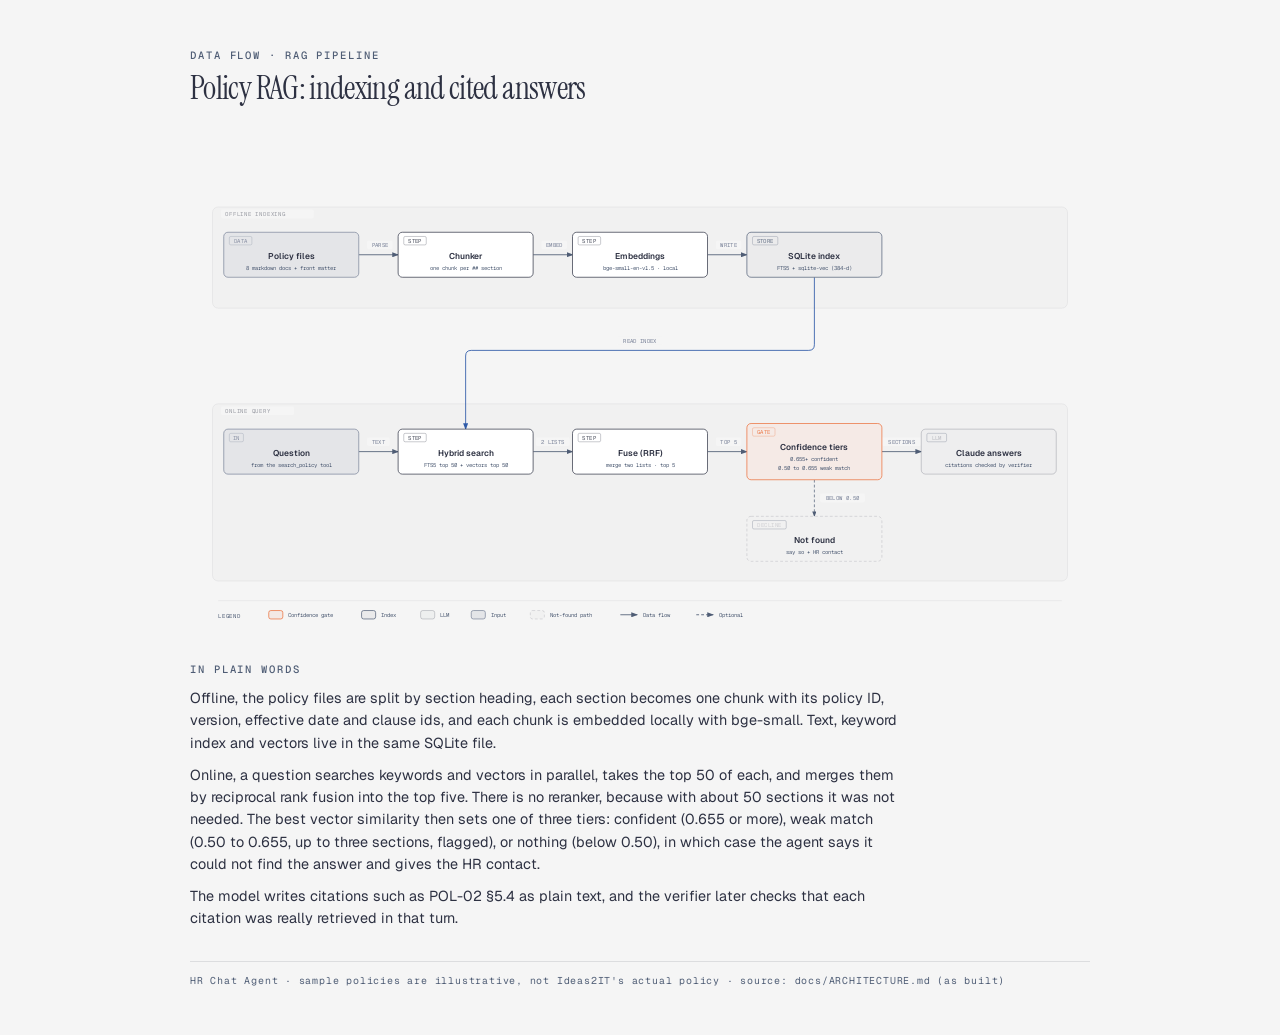
<file: docs/diagrams/architecture/04-rag-pipeline.html>
<!DOCTYPE html>
<html lang="en">
<head>
  <meta charset="UTF-8">
  <meta name="viewport" content="width=device-width, initial-scale=1.0">
  <title>Policy RAG: indexing and cited answers</title>
  <link href="https://fonts.googleapis.com/css2?family=Instrument+Serif:ital@0;1&family=Geist:wght@400;500;600&family=Geist+Mono:wght@400;500;600&family=Noto+Sans+KR:wght@400;500;600&family=Noto+Serif+KR:wght@400&display=swap" rel="stylesheet">
  <style>
    *, *::before, *::after { box-sizing: border-box; margin: 0; padding: 0; }
    :root {
      --color-paper: #f5f5f5; --color-ink: #2d3142; --color-muted: #4f5d75; --color-accent: #eb6c36;
      --font-sans: 'Geist', system-ui, sans-serif;
      --font-serif: 'Instrument Serif', 'Noto Serif KR', serif;
      --font-mono: 'Geist Mono', ui-monospace, monospace;
    }
    body { font-family: var(--font-sans); background: var(--color-paper); color: var(--color-ink); padding: 3rem 2rem; }
    .frame { width: max-content; max-width: 100%; margin: 0 auto; }
    .eyebrow { font-family: var(--font-mono); font-size: 0.66rem; font-weight: 500; letter-spacing: 0.18em; text-transform: uppercase; color: var(--color-muted); margin-bottom: 0.5rem; }
    h1 { font-family: var(--font-serif); font-size: clamp(1.5rem, 2.4vw + 0.75rem, 2rem); font-weight: 400; letter-spacing: -0.02em; line-height: 1.15; margin-bottom: 1.5rem; }
    .scroll { overflow-x: auto; }
    svg { width: 100%; min-width: 900px; max-width: 1280px; display: block; }
    .explain { margin-top: 1.5rem; max-width: 72ch; font-size: 0.9rem; line-height: 1.55; color: var(--color-ink); }
    .explain p + p { margin-top: 0.6rem; }
    .explain .eyebrow { margin-bottom: 0.4rem; }
    .colophon { margin-top: 2rem; padding-top: 0.75rem; border-top: 1px solid rgba(45,49,66,0.12); font-family: var(--font-mono); font-size: 0.62rem; letter-spacing: 0.08em; color: var(--color-muted); }
  </style>
</head>
<body>
  <div class="frame">
    <p class="eyebrow">Data flow · RAG pipeline</p>
    <h1>Policy RAG: indexing and cited answers</h1>
    <div class="scroll">
<svg viewBox="0 0 1280 720" xmlns="http://www.w3.org/2000/svg" role="img" aria-labelledby="hr-rag-pipeline-title hr-rag-pipeline-desc">
<title id="hr-rag-pipeline-title">Policy RAG: indexing and cited answers</title>
<desc id="hr-rag-pipeline-desc">Two flows: offline indexing turns policy markdown into chunks, local embeddings and a SQLite index; online queries run hybrid keyword and vector search, merge the two rankings, apply a confidence gate, then either say nothing was found or hand the sections to Claude, which cites them as text.</desc>
<defs>
<marker id="arrow" markerWidth="8" markerHeight="6" refX="7" refY="3" orient="auto"><polygon points="0 0, 8 3, 0 6" fill="#4f5d75"/></marker>
<marker id="arrow-accent" markerWidth="8" markerHeight="6" refX="7" refY="3" orient="auto"><polygon points="0 0, 8 3, 0 6" fill="#eb6c36"/></marker>
<marker id="arrow-link" markerWidth="8" markerHeight="6" refX="7" refY="3" orient="auto"><polygon points="0 0, 8 3, 0 6" fill="#2e5aa8"/></marker>
</defs>
<rect width="100%" height="100%" fill="#f5f5f5"/>
<rect x="32" y="108" width="1216" height="144" rx="8" fill="rgba(45,49,66,0.02)" stroke="rgba(45,49,66,0.10)" stroke-width="0.8"/>
<rect x="44" y="112" width="132" height="12" rx="2" fill="#f5f5f5"/>
<text x="50" y="121" fill="rgba(45,49,66,0.45)" font-size="8" font-family="'Geist Mono', monospace" letter-spacing="0.14em">OFFLINE INDEXING</text>
<rect x="32" y="388" width="1216" height="252" rx="8" fill="rgba(45,49,66,0.02)" stroke="rgba(45,49,66,0.10)" stroke-width="0.8"/>
<rect x="44" y="392" width="104" height="12" rx="2" fill="#f5f5f5"/>
<text x="50" y="401" fill="rgba(45,49,66,0.45)" font-size="8" font-family="'Geist Mono', monospace" letter-spacing="0.14em">ONLINE QUERY</text>
<path d="M240,176 H296" fill="none" stroke="#4f5d75" stroke-width="1.2" marker-end="url(#arrow)"/>
<path d="M488,176 H544" fill="none" stroke="#4f5d75" stroke-width="1.2" marker-end="url(#arrow)"/>
<path d="M736,176 H792" fill="none" stroke="#4f5d75" stroke-width="1.2" marker-end="url(#arrow)"/>
<path d="M888,208 V304 Q888,312 880,312 H400 Q392,312 392,320 V424" fill="none" stroke="#2e5aa8" stroke-width="1.2" marker-end="url(#arrow-link)"/>
<path d="M240,456 H296" fill="none" stroke="#4f5d75" stroke-width="1.2" marker-end="url(#arrow)"/>
<path d="M488,456 H544" fill="none" stroke="#4f5d75" stroke-width="1.2" marker-end="url(#arrow)"/>
<path d="M736,456 H792" fill="none" stroke="#4f5d75" stroke-width="1.2" marker-end="url(#arrow)"/>
<path d="M984,456 H1040" fill="none" stroke="#4f5d75" stroke-width="1.2" marker-end="url(#arrow)"/>
<path d="M888,496 V548" fill="none" stroke="#4f5d75" stroke-width="1" stroke-dasharray="4,3" marker-end="url(#arrow)"/>
<rect x="252" y="156" width="36" height="12" rx="2" fill="#f5f5f5"/>
<text x="270" y="165" fill="#7a8399" font-size="8" font-family="'Geist Mono', monospace" text-anchor="middle" letter-spacing="0.06em">PARSE</text>
<rect x="500" y="156" width="36" height="12" rx="2" fill="#f5f5f5"/>
<text x="518" y="165" fill="#7a8399" font-size="8" font-family="'Geist Mono', monospace" text-anchor="middle" letter-spacing="0.06em">EMBED</text>
<rect x="748" y="156" width="36" height="12" rx="2" fill="#f5f5f5"/>
<text x="766" y="165" fill="#7a8399" font-size="8" font-family="'Geist Mono', monospace" text-anchor="middle" letter-spacing="0.06em">WRITE</text>
<rect x="608" y="292" width="64" height="12" rx="2" fill="#f5f5f5"/>
<text x="640" y="301" fill="#7a8399" font-size="8" font-family="'Geist Mono', monospace" text-anchor="middle" letter-spacing="0.06em">READ INDEX</text>
<rect x="252" y="436" width="32" height="12" rx="2" fill="#f5f5f5"/>
<text x="268" y="445" fill="#7a8399" font-size="8" font-family="'Geist Mono', monospace" text-anchor="middle" letter-spacing="0.06em">TEXT</text>
<rect x="492" y="436" width="48" height="12" rx="2" fill="#f5f5f5"/>
<text x="516" y="445" fill="#7a8399" font-size="8" font-family="'Geist Mono', monospace" text-anchor="middle" letter-spacing="0.06em">2 LISTS</text>
<rect x="748" y="436" width="36" height="12" rx="2" fill="#f5f5f5"/>
<text x="766" y="445" fill="#7a8399" font-size="8" font-family="'Geist Mono', monospace" text-anchor="middle" letter-spacing="0.06em">TOP 5</text>
<rect x="984" y="436" width="56" height="12" rx="2" fill="#f5f5f5"/>
<text x="1012" y="445" fill="#7a8399" font-size="8" font-family="'Geist Mono', monospace" text-anchor="middle" letter-spacing="0.06em">SECTIONS</text>
<rect x="896" y="516" width="64" height="12" rx="2" fill="#f5f5f5"/>
<text x="928" y="525" fill="#7a8399" font-size="8" font-family="'Geist Mono', monospace" text-anchor="middle" letter-spacing="0.06em">BELOW 0.50</text>
<rect x="48" y="144" width="192" height="64" rx="6" fill="#f5f5f5"/>
<rect x="48" y="144" width="192" height="64" rx="6" fill="rgba(79,93,117,0.10)" stroke="#7a8399" stroke-width="1"/>
<rect x="56" y="150" width="32" height="12" rx="2" fill="transparent" stroke="#7a8399" stroke-opacity="0.45" stroke-width="0.8"/>
<text x="72" y="159" fill="#7a8399" fill-opacity="0.85" font-size="8" font-family="'Geist Mono', monospace" text-anchor="middle" letter-spacing="0.08em">DATA</text>
<text x="144" y="182" fill="#2d3142" font-size="12" font-weight="600" font-family="'Geist', sans-serif" text-anchor="middle">Policy files</text>
<text x="144" y="198" fill="#4f5d75" font-size="8" font-family="'Geist Mono', monospace" text-anchor="middle">8 markdown docs + front matter</text>
<rect x="296" y="144" width="192" height="64" rx="6" fill="#f5f5f5"/>
<rect x="296" y="144" width="192" height="64" rx="6" fill="#ffffff" stroke="#2d3142" stroke-width="1"/>
<rect x="304" y="150" width="32" height="12" rx="2" fill="transparent" stroke="#2d3142" stroke-opacity="0.45" stroke-width="0.8"/>
<text x="320" y="159" fill="#2d3142" fill-opacity="0.85" font-size="8" font-family="'Geist Mono', monospace" text-anchor="middle" letter-spacing="0.08em">STEP</text>
<text x="392" y="182" fill="#2d3142" font-size="12" font-weight="600" font-family="'Geist', sans-serif" text-anchor="middle">Chunker</text>
<text x="392" y="198" fill="#4f5d75" font-size="8" font-family="'Geist Mono', monospace" text-anchor="middle">one chunk per ## section</text>
<rect x="544" y="144" width="192" height="64" rx="6" fill="#f5f5f5"/>
<rect x="544" y="144" width="192" height="64" rx="6" fill="#ffffff" stroke="#2d3142" stroke-width="1"/>
<rect x="552" y="150" width="32" height="12" rx="2" fill="transparent" stroke="#2d3142" stroke-opacity="0.45" stroke-width="0.8"/>
<text x="568" y="159" fill="#2d3142" fill-opacity="0.85" font-size="8" font-family="'Geist Mono', monospace" text-anchor="middle" letter-spacing="0.08em">STEP</text>
<text x="640" y="182" fill="#2d3142" font-size="12" font-weight="600" font-family="'Geist', sans-serif" text-anchor="middle">Embeddings</text>
<text x="640" y="198" fill="#4f5d75" font-size="8" font-family="'Geist Mono', monospace" text-anchor="middle">bge-small-en-v1.5 · local</text>
<rect x="792" y="144" width="192" height="64" rx="6" fill="#f5f5f5"/>
<rect x="792" y="144" width="192" height="64" rx="6" fill="rgba(45,49,66,0.05)" stroke="#4f5d75" stroke-width="1"/>
<rect x="800" y="150" width="36" height="12" rx="2" fill="transparent" stroke="#4f5d75" stroke-opacity="0.45" stroke-width="0.8"/>
<text x="818" y="159" fill="#4f5d75" fill-opacity="0.85" font-size="8" font-family="'Geist Mono', monospace" text-anchor="middle" letter-spacing="0.08em">STORE</text>
<text x="888" y="182" fill="#2d3142" font-size="12" font-weight="600" font-family="'Geist', sans-serif" text-anchor="middle">SQLite index</text>
<text x="888" y="198" fill="#4f5d75" font-size="8" font-family="'Geist Mono', monospace" text-anchor="middle">FTS5 + sqlite-vec (384-d)</text>
<rect x="48" y="424" width="192" height="64" rx="6" fill="#f5f5f5"/>
<rect x="48" y="424" width="192" height="64" rx="6" fill="rgba(79,93,117,0.10)" stroke="#7a8399" stroke-width="1"/>
<rect x="56" y="430" width="20" height="12" rx="2" fill="transparent" stroke="#7a8399" stroke-opacity="0.45" stroke-width="0.8"/>
<text x="66" y="439" fill="#7a8399" fill-opacity="0.85" font-size="8" font-family="'Geist Mono', monospace" text-anchor="middle" letter-spacing="0.08em">IN</text>
<text x="144" y="462" fill="#2d3142" font-size="12" font-weight="600" font-family="'Geist', sans-serif" text-anchor="middle">Question</text>
<text x="144" y="478" fill="#4f5d75" font-size="8" font-family="'Geist Mono', monospace" text-anchor="middle">from the search_policy tool</text>
<rect x="296" y="424" width="192" height="64" rx="6" fill="#f5f5f5"/>
<rect x="296" y="424" width="192" height="64" rx="6" fill="#ffffff" stroke="#2d3142" stroke-width="1"/>
<rect x="304" y="430" width="32" height="12" rx="2" fill="transparent" stroke="#2d3142" stroke-opacity="0.45" stroke-width="0.8"/>
<text x="320" y="439" fill="#2d3142" fill-opacity="0.85" font-size="8" font-family="'Geist Mono', monospace" text-anchor="middle" letter-spacing="0.08em">STEP</text>
<text x="392" y="462" fill="#2d3142" font-size="12" font-weight="600" font-family="'Geist', sans-serif" text-anchor="middle">Hybrid search</text>
<text x="392" y="478" fill="#4f5d75" font-size="8" font-family="'Geist Mono', monospace" text-anchor="middle">FTS5 top 50 + vectors top 50</text>
<rect x="544" y="424" width="192" height="64" rx="6" fill="#f5f5f5"/>
<rect x="544" y="424" width="192" height="64" rx="6" fill="#ffffff" stroke="#2d3142" stroke-width="1"/>
<rect x="552" y="430" width="32" height="12" rx="2" fill="transparent" stroke="#2d3142" stroke-opacity="0.45" stroke-width="0.8"/>
<text x="568" y="439" fill="#2d3142" fill-opacity="0.85" font-size="8" font-family="'Geist Mono', monospace" text-anchor="middle" letter-spacing="0.08em">STEP</text>
<text x="640" y="462" fill="#2d3142" font-size="12" font-weight="600" font-family="'Geist', sans-serif" text-anchor="middle">Fuse (RRF)</text>
<text x="640" y="478" fill="#4f5d75" font-size="8" font-family="'Geist Mono', monospace" text-anchor="middle">merge two lists · top 5</text>
<rect x="792" y="416" width="192" height="80" rx="6" fill="#f5f5f5"/>
<rect x="792" y="416" width="192" height="80" rx="6" fill="rgba(235,108,54,0.08)" stroke="#eb6c36" stroke-width="1"/>
<rect x="800" y="422" width="32" height="12" rx="2" fill="transparent" stroke="#eb6c36" stroke-opacity="0.45" stroke-width="0.8"/>
<text x="816" y="431" fill="#eb6c36" fill-opacity="0.85" font-size="8" font-family="'Geist Mono', monospace" text-anchor="middle" letter-spacing="0.08em">GATE</text>
<text x="888" y="454" fill="#2d3142" font-size="12" font-weight="600" font-family="'Geist', sans-serif" text-anchor="middle">Confidence tiers</text>
<text x="888" y="470" fill="#4f5d75" font-size="8" font-family="'Geist Mono', monospace" text-anchor="middle">0.655+ confident</text>
<text x="888" y="482" fill="#4f5d75" font-size="8" font-family="'Geist Mono', monospace" text-anchor="middle">0.50 to 0.655 weak match</text>
<rect x="1040" y="424" width="192" height="64" rx="6" fill="#f5f5f5"/>
<rect x="1040" y="424" width="192" height="64" rx="6" fill="rgba(45,49,66,0.03)" stroke="rgba(45,49,66,0.30)" stroke-width="1"/>
<rect x="1048" y="430" width="28" height="12" rx="2" fill="transparent" stroke="#4f5d75" stroke-opacity="0.45" stroke-width="0.8"/>
<text x="1062" y="439" fill="rgba(45,49,66,0.30)" fill-opacity="0.85" font-size="8" font-family="'Geist Mono', monospace" text-anchor="middle" letter-spacing="0.08em">LLM</text>
<text x="1136" y="462" fill="#2d3142" font-size="12" font-weight="600" font-family="'Geist', sans-serif" text-anchor="middle">Claude answers</text>
<text x="1136" y="478" fill="#4f5d75" font-size="8" font-family="'Geist Mono', monospace" text-anchor="middle">citations checked by verifier</text>
<rect x="792" y="548" width="192" height="64" rx="6" fill="#f5f5f5"/>
<rect x="792" y="548" width="192" height="64" rx="6" fill="rgba(45,49,66,0.02)" stroke="rgba(45,49,66,0.20)" stroke-width="1" stroke-dasharray="4,3"/>
<rect x="800" y="554" width="48" height="12" rx="2" fill="transparent" stroke="#4f5d75" stroke-opacity="0.45" stroke-width="0.8"/>
<text x="824" y="563" fill="rgba(45,49,66,0.20)" fill-opacity="0.85" font-size="8" font-family="'Geist Mono', monospace" text-anchor="middle" letter-spacing="0.08em">DECLINE</text>
<text x="888" y="586" fill="#2d3142" font-size="12" font-weight="600" font-family="'Geist', sans-serif" text-anchor="middle">Not found</text>
<text x="888" y="602" fill="#4f5d75" font-size="8" font-family="'Geist Mono', monospace" text-anchor="middle">say so + HR contact</text>
<line x1="40" y1="668" x2="1240" y2="668" stroke="rgba(45,49,66,0.10)" stroke-width="0.8"/>
<text x="40" y="692" fill="#4f5d75" font-size="8" font-family="'Geist Mono', monospace" letter-spacing="0.14em">LEGEND</text>
<rect x="112" y="682" width="20" height="12" rx="3" fill="rgba(235,108,54,0.08)" stroke="#eb6c36" stroke-width="1"/>
<text x="140" y="691" fill="#4f5d75" font-size="8" font-family="'Geist Mono', monospace">Confidence gate</text>
<rect x="244" y="682" width="20" height="12" rx="3" fill="rgba(45,49,66,0.05)" stroke="#4f5d75" stroke-width="1"/>
<text x="272" y="691" fill="#4f5d75" font-size="8" font-family="'Geist Mono', monospace">Index</text>
<rect x="328" y="682" width="20" height="12" rx="3" fill="rgba(45,49,66,0.03)" stroke="rgba(45,49,66,0.30)" stroke-width="1"/>
<text x="356" y="691" fill="#4f5d75" font-size="8" font-family="'Geist Mono', monospace">LLM</text>
<rect x="400" y="682" width="20" height="12" rx="3" fill="rgba(79,93,117,0.10)" stroke="#7a8399" stroke-width="1"/>
<text x="428" y="691" fill="#4f5d75" font-size="8" font-family="'Geist Mono', monospace">Input</text>
<rect x="484" y="682" width="20" height="12" rx="3" fill="rgba(45,49,66,0.02)" stroke="rgba(45,49,66,0.20)" stroke-width="1" stroke-dasharray="4,3"/>
<text x="512" y="691" fill="#4f5d75" font-size="8" font-family="'Geist Mono', monospace">Not-found path</text>
<line x1="612" y1="688" x2="636" y2="688" stroke="#4f5d75" stroke-width="1.2" marker-end="url(#arrow)"/>
<text x="644" y="691" fill="#4f5d75" font-size="8" font-family="'Geist Mono', monospace">Data flow</text>
<line x1="720" y1="688" x2="744" y2="688" stroke="#4f5d75" stroke-width="1.2" stroke-dasharray="4,3" marker-end="url(#arrow)"/>
<text x="752" y="691" fill="#4f5d75" font-size="8" font-family="'Geist Mono', monospace">Optional</text>
</svg>
    </div>
    <div class="explain">
      <p class="eyebrow">In plain words</p>
      <p>Offline, the policy files are split by section heading, each section becomes one chunk with its policy ID, version, effective date and clause ids, and each chunk is embedded locally with bge-small. Text, keyword index and vectors live in the same SQLite file.</p>
      <p>Online, a question searches keywords and vectors in parallel, takes the top 50 of each, and merges them by reciprocal rank fusion into the top five. There is no reranker, because with about 50 sections it was not needed. The best vector similarity then sets one of three tiers: confident (0.655 or more), weak match (0.50 to 0.655, up to three sections, flagged), or nothing (below 0.50), in which case the agent says it could not find the answer and gives the HR contact.</p>
      <p>The model writes citations such as POL-02 §5.4 as plain text, and the verifier later checks that each citation was really retrieved in that turn.</p>
    </div>
    <p class="colophon">HR Chat Agent · sample policies are illustrative, not Ideas2IT's actual policy · source: docs/ARCHITECTURE.md (as built)</p>
  </div>
</body>
</html>
</file>
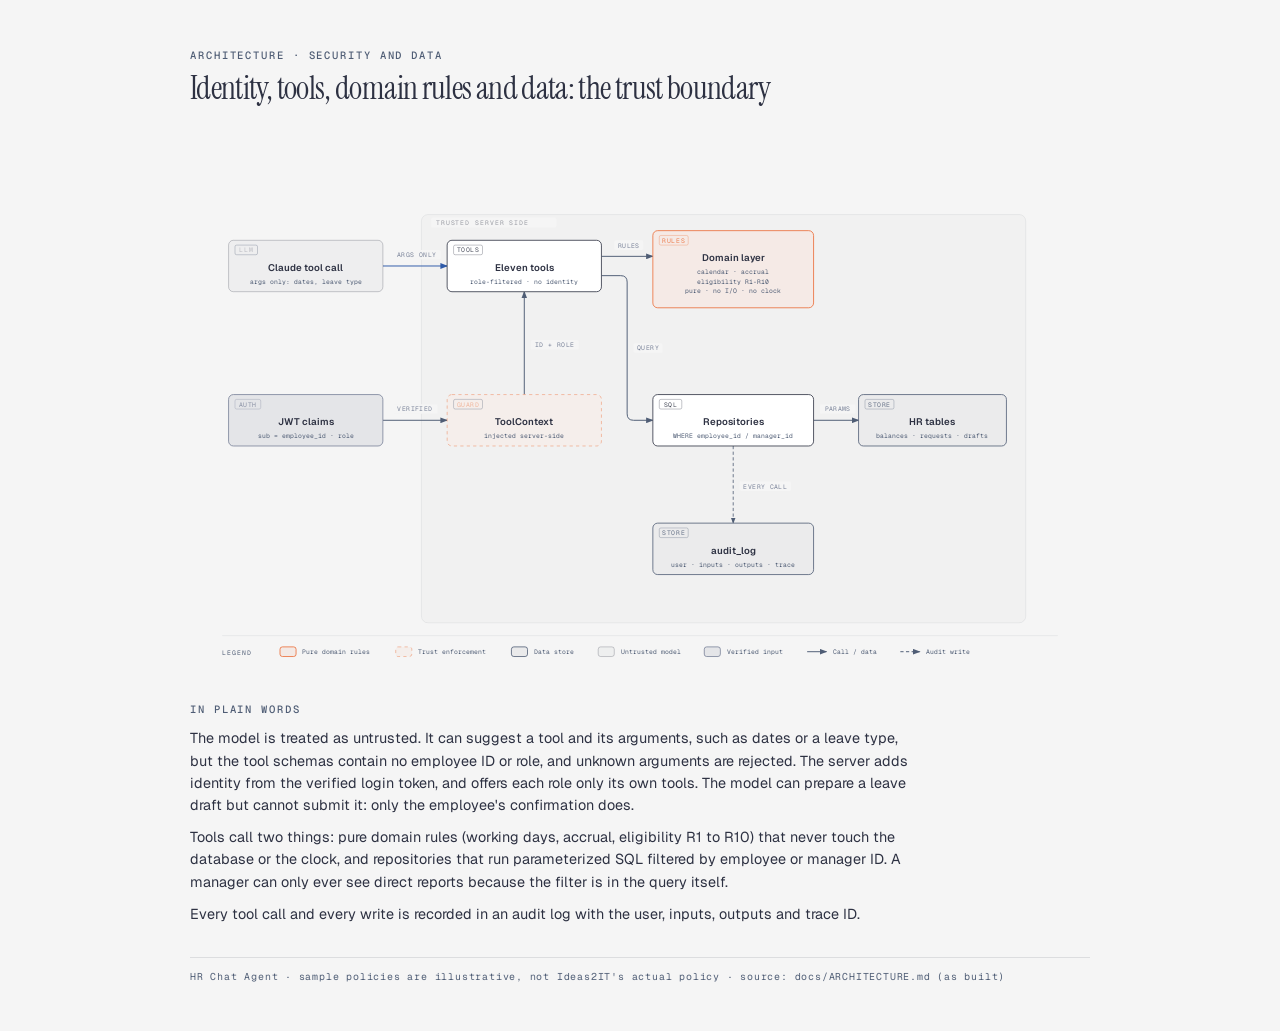
<file: docs/diagrams/architecture/05-security-and-data.html>
<!DOCTYPE html>
<html lang="en">
<head>
  <meta charset="UTF-8">
  <meta name="viewport" content="width=device-width, initial-scale=1.0">
  <title>Identity, tools, domain rules and data: the trust boundary</title>
  <link href="https://fonts.googleapis.com/css2?family=Instrument+Serif:ital@0;1&family=Geist:wght@400;500;600&family=Geist+Mono:wght@400;500;600&family=Noto+Sans+KR:wght@400;500;600&family=Noto+Serif+KR:wght@400&display=swap" rel="stylesheet">
  <style>
    *, *::before, *::after { box-sizing: border-box; margin: 0; padding: 0; }
    :root {
      --color-paper: #f5f5f5; --color-ink: #2d3142; --color-muted: #4f5d75; --color-accent: #eb6c36;
      --font-sans: 'Geist', system-ui, sans-serif;
      --font-serif: 'Instrument Serif', 'Noto Serif KR', serif;
      --font-mono: 'Geist Mono', ui-monospace, monospace;
    }
    body { font-family: var(--font-sans); background: var(--color-paper); color: var(--color-ink); padding: 3rem 2rem; }
    .frame { width: max-content; max-width: 100%; margin: 0 auto; }
    .eyebrow { font-family: var(--font-mono); font-size: 0.66rem; font-weight: 500; letter-spacing: 0.18em; text-transform: uppercase; color: var(--color-muted); margin-bottom: 0.5rem; }
    h1 { font-family: var(--font-serif); font-size: clamp(1.5rem, 2.4vw + 0.75rem, 2rem); font-weight: 400; letter-spacing: -0.02em; line-height: 1.15; margin-bottom: 1.5rem; }
    .scroll { overflow-x: auto; }
    svg { width: 100%; min-width: 900px; max-width: 1120px; display: block; }
    .explain { margin-top: 1.5rem; max-width: 72ch; font-size: 0.9rem; line-height: 1.55; color: var(--color-ink); }
    .explain p + p { margin-top: 0.6rem; }
    .explain .eyebrow { margin-bottom: 0.4rem; }
    .colophon { margin-top: 2rem; padding-top: 0.75rem; border-top: 1px solid rgba(45,49,66,0.12); font-family: var(--font-mono); font-size: 0.62rem; letter-spacing: 0.08em; color: var(--color-muted); }
  </style>
</head>
<body>
  <div class="frame">
    <p class="eyebrow">Architecture · Security and data</p>
    <h1>Identity, tools, domain rules and data: the trust boundary</h1>
    <div class="scroll">
<svg viewBox="0 0 1120 680" xmlns="http://www.w3.org/2000/svg" role="img" aria-labelledby="hr-security-data-title hr-security-data-desc">
<title id="hr-security-data-title">Identity, tools, domain rules and data: the trust boundary</title>
<desc id="hr-security-data-desc">How identity and data are protected: the model proposes a tool call without any identity, the server injects the verified employee ID from the token, tools call pure domain rules and parameterized repositories, and every call is written to an audit log.</desc>
<defs>
<marker id="arrow" markerWidth="8" markerHeight="6" refX="7" refY="3" orient="auto"><polygon points="0 0, 8 3, 0 6" fill="#4f5d75"/></marker>
<marker id="arrow-accent" markerWidth="8" markerHeight="6" refX="7" refY="3" orient="auto"><polygon points="0 0, 8 3, 0 6" fill="#eb6c36"/></marker>
<marker id="arrow-link" markerWidth="8" markerHeight="6" refX="7" refY="3" orient="auto"><polygon points="0 0, 8 3, 0 6" fill="#2e5aa8"/></marker>
</defs>
<rect width="100%" height="100%" fill="#f5f5f5"/>
<rect x="288" y="104" width="752" height="508" rx="8" fill="rgba(45,49,66,0.02)" stroke="rgba(45,49,66,0.10)" stroke-width="0.8"/>
<rect x="300" y="108" width="156" height="12" rx="2" fill="#f5f5f5"/>
<text x="306" y="117" fill="rgba(45,49,66,0.45)" font-size="8" font-family="'Geist Mono', monospace" letter-spacing="0.14em">TRUSTED SERVER SIDE</text>
<path d="M240,168 H320" fill="none" stroke="#2e5aa8" stroke-width="1.2" marker-end="url(#arrow-link)"/>
<path d="M240,360 H320" fill="none" stroke="#4f5d75" stroke-width="1.2" marker-end="url(#arrow)"/>
<path d="M416,328 V200" fill="none" stroke="#4f5d75" stroke-width="1.2" marker-end="url(#arrow)"/>
<path d="M512,156 H576" fill="none" stroke="#4f5d75" stroke-width="1.2" marker-end="url(#arrow)"/>
<path d="M512,180 H536 Q544,180 544,188 V352 Q544,360 552,360 H576" fill="none" stroke="#4f5d75" stroke-width="1.2" marker-end="url(#arrow)"/>
<path d="M776,360 H832" fill="none" stroke="#4f5d75" stroke-width="1.2" marker-end="url(#arrow)"/>
<path d="M676,392 V488" fill="none" stroke="#4f5d75" stroke-width="1" stroke-dasharray="4,3" marker-end="url(#arrow)"/>
<rect x="252" y="148" width="60" height="12" rx="2" fill="#f5f5f5"/>
<text x="282" y="157" fill="#7a8399" font-size="8" font-family="'Geist Mono', monospace" text-anchor="middle" letter-spacing="0.06em">ARGS ONLY</text>
<rect x="252" y="340" width="56" height="12" rx="2" fill="#f5f5f5"/>
<text x="280" y="349" fill="#7a8399" font-size="8" font-family="'Geist Mono', monospace" text-anchor="middle" letter-spacing="0.06em">VERIFIED</text>
<rect x="424" y="260" width="60" height="12" rx="2" fill="#f5f5f5"/>
<text x="454" y="269" fill="#7a8399" font-size="8" font-family="'Geist Mono', monospace" text-anchor="middle" letter-spacing="0.06em">ID + ROLE</text>
<rect x="528" y="136" width="36" height="12" rx="2" fill="#f5f5f5"/>
<text x="546" y="145" fill="#7a8399" font-size="8" font-family="'Geist Mono', monospace" text-anchor="middle" letter-spacing="0.06em">RULES</text>
<rect x="552" y="264" width="36" height="12" rx="2" fill="#f5f5f5"/>
<text x="570" y="273" fill="#7a8399" font-size="8" font-family="'Geist Mono', monospace" text-anchor="middle" letter-spacing="0.06em">QUERY</text>
<rect x="784" y="340" width="44" height="12" rx="2" fill="#f5f5f5"/>
<text x="806" y="349" fill="#7a8399" font-size="8" font-family="'Geist Mono', monospace" text-anchor="middle" letter-spacing="0.06em">PARAMS</text>
<rect x="684" y="436" width="64" height="12" rx="2" fill="#f5f5f5"/>
<text x="716" y="445" fill="#7a8399" font-size="8" font-family="'Geist Mono', monospace" text-anchor="middle" letter-spacing="0.06em">EVERY CALL</text>
<rect x="48" y="136" width="192" height="64" rx="6" fill="#f5f5f5"/>
<rect x="48" y="136" width="192" height="64" rx="6" fill="rgba(45,49,66,0.03)" stroke="rgba(45,49,66,0.30)" stroke-width="1"/>
<rect x="56" y="142" width="28" height="12" rx="2" fill="transparent" stroke="#4f5d75" stroke-opacity="0.45" stroke-width="0.8"/>
<text x="70" y="151" fill="rgba(45,49,66,0.30)" fill-opacity="0.85" font-size="8" font-family="'Geist Mono', monospace" text-anchor="middle" letter-spacing="0.08em">LLM</text>
<text x="144" y="174" fill="#2d3142" font-size="12" font-weight="600" font-family="'Geist', sans-serif" text-anchor="middle">Claude tool call</text>
<text x="144" y="190" fill="#4f5d75" font-size="8" font-family="'Geist Mono', monospace" text-anchor="middle">args only: dates, leave type</text>
<rect x="48" y="328" width="192" height="64" rx="6" fill="#f5f5f5"/>
<rect x="48" y="328" width="192" height="64" rx="6" fill="rgba(79,93,117,0.10)" stroke="#7a8399" stroke-width="1"/>
<rect x="56" y="334" width="32" height="12" rx="2" fill="transparent" stroke="#7a8399" stroke-opacity="0.45" stroke-width="0.8"/>
<text x="72" y="343" fill="#7a8399" fill-opacity="0.85" font-size="8" font-family="'Geist Mono', monospace" text-anchor="middle" letter-spacing="0.08em">AUTH</text>
<text x="144" y="366" fill="#2d3142" font-size="12" font-weight="600" font-family="'Geist', sans-serif" text-anchor="middle">JWT claims</text>
<text x="144" y="382" fill="#4f5d75" font-size="8" font-family="'Geist Mono', monospace" text-anchor="middle">sub = employee_id · role</text>
<rect x="320" y="136" width="192" height="64" rx="6" fill="#f5f5f5"/>
<rect x="320" y="136" width="192" height="64" rx="6" fill="#ffffff" stroke="#2d3142" stroke-width="1"/>
<rect x="328" y="142" width="36" height="12" rx="2" fill="transparent" stroke="#2d3142" stroke-opacity="0.45" stroke-width="0.8"/>
<text x="346" y="151" fill="#2d3142" fill-opacity="0.85" font-size="8" font-family="'Geist Mono', monospace" text-anchor="middle" letter-spacing="0.08em">TOOLS</text>
<text x="416" y="174" fill="#2d3142" font-size="12" font-weight="600" font-family="'Geist', sans-serif" text-anchor="middle">Eleven tools</text>
<text x="416" y="190" fill="#4f5d75" font-size="8" font-family="'Geist Mono', monospace" text-anchor="middle">role-filtered · no identity</text>
<rect x="320" y="328" width="192" height="64" rx="6" fill="#f5f5f5"/>
<rect x="320" y="328" width="192" height="64" rx="6" fill="rgba(235,108,54,0.05)" stroke="rgba(235,108,54,0.50)" stroke-width="1" stroke-dasharray="4,4"/>
<rect x="328" y="334" width="36" height="12" rx="2" fill="transparent" stroke="#4f5d75" stroke-opacity="0.45" stroke-width="0.8"/>
<text x="346" y="343" fill="rgba(235,108,54,0.50)" fill-opacity="0.85" font-size="8" font-family="'Geist Mono', monospace" text-anchor="middle" letter-spacing="0.08em">GUARD</text>
<text x="416" y="366" fill="#2d3142" font-size="12" font-weight="600" font-family="'Geist', sans-serif" text-anchor="middle">ToolContext</text>
<text x="416" y="382" fill="#4f5d75" font-size="8" font-family="'Geist Mono', monospace" text-anchor="middle">injected server-side</text>
<rect x="576" y="124" width="200" height="96" rx="6" fill="#f5f5f5"/>
<rect x="576" y="124" width="200" height="96" rx="6" fill="rgba(235,108,54,0.08)" stroke="#eb6c36" stroke-width="1"/>
<rect x="584" y="130" width="36" height="12" rx="2" fill="transparent" stroke="#eb6c36" stroke-opacity="0.45" stroke-width="0.8"/>
<text x="602" y="139" fill="#eb6c36" fill-opacity="0.85" font-size="8" font-family="'Geist Mono', monospace" text-anchor="middle" letter-spacing="0.08em">RULES</text>
<text x="676" y="162" fill="#2d3142" font-size="12" font-weight="600" font-family="'Geist', sans-serif" text-anchor="middle">Domain layer</text>
<text x="676" y="178" fill="#4f5d75" font-size="8" font-family="'Geist Mono', monospace" text-anchor="middle">calendar · accrual</text>
<text x="676" y="190" fill="#4f5d75" font-size="8" font-family="'Geist Mono', monospace" text-anchor="middle">eligibility R1-R10</text>
<text x="676" y="202" fill="#4f5d75" font-size="8" font-family="'Geist Mono', monospace" text-anchor="middle">pure · no I/O · no clock</text>
<rect x="576" y="328" width="200" height="64" rx="6" fill="#f5f5f5"/>
<rect x="576" y="328" width="200" height="64" rx="6" fill="#ffffff" stroke="#2d3142" stroke-width="1"/>
<rect x="584" y="334" width="28" height="12" rx="2" fill="transparent" stroke="#2d3142" stroke-opacity="0.45" stroke-width="0.8"/>
<text x="598" y="343" fill="#2d3142" fill-opacity="0.85" font-size="8" font-family="'Geist Mono', monospace" text-anchor="middle" letter-spacing="0.08em">SQL</text>
<text x="676" y="366" fill="#2d3142" font-size="12" font-weight="600" font-family="'Geist', sans-serif" text-anchor="middle">Repositories</text>
<text x="676" y="382" fill="#4f5d75" font-size="8" font-family="'Geist Mono', monospace" text-anchor="middle">WHERE employee_id / manager_id</text>
<rect x="832" y="328" width="184" height="64" rx="6" fill="#f5f5f5"/>
<rect x="832" y="328" width="184" height="64" rx="6" fill="rgba(45,49,66,0.05)" stroke="#4f5d75" stroke-width="1"/>
<rect x="840" y="334" width="36" height="12" rx="2" fill="transparent" stroke="#4f5d75" stroke-opacity="0.45" stroke-width="0.8"/>
<text x="858" y="343" fill="#4f5d75" fill-opacity="0.85" font-size="8" font-family="'Geist Mono', monospace" text-anchor="middle" letter-spacing="0.08em">STORE</text>
<text x="924" y="366" fill="#2d3142" font-size="12" font-weight="600" font-family="'Geist', sans-serif" text-anchor="middle">HR tables</text>
<text x="924" y="382" fill="#4f5d75" font-size="8" font-family="'Geist Mono', monospace" text-anchor="middle">balances · requests · drafts</text>
<rect x="576" y="488" width="200" height="64" rx="6" fill="#f5f5f5"/>
<rect x="576" y="488" width="200" height="64" rx="6" fill="rgba(45,49,66,0.05)" stroke="#4f5d75" stroke-width="1"/>
<rect x="584" y="494" width="36" height="12" rx="2" fill="transparent" stroke="#4f5d75" stroke-opacity="0.45" stroke-width="0.8"/>
<text x="602" y="503" fill="#4f5d75" fill-opacity="0.85" font-size="8" font-family="'Geist Mono', monospace" text-anchor="middle" letter-spacing="0.08em">STORE</text>
<text x="676" y="526" fill="#2d3142" font-size="12" font-weight="600" font-family="'Geist', sans-serif" text-anchor="middle">audit_log</text>
<text x="676" y="542" fill="#4f5d75" font-size="8" font-family="'Geist Mono', monospace" text-anchor="middle">user · inputs · outputs · trace</text>
<line x1="40" y1="628" x2="1080" y2="628" stroke="rgba(45,49,66,0.10)" stroke-width="0.8"/>
<text x="40" y="652" fill="#4f5d75" font-size="8" font-family="'Geist Mono', monospace" letter-spacing="0.14em">LEGEND</text>
<rect x="112" y="642" width="20" height="12" rx="3" fill="rgba(235,108,54,0.08)" stroke="#eb6c36" stroke-width="1"/>
<text x="140" y="651" fill="#4f5d75" font-size="8" font-family="'Geist Mono', monospace">Pure domain rules</text>
<rect x="256" y="642" width="20" height="12" rx="3" fill="rgba(235,108,54,0.05)" stroke="rgba(235,108,54,0.50)" stroke-width="1" stroke-dasharray="4,4"/>
<text x="284" y="651" fill="#4f5d75" font-size="8" font-family="'Geist Mono', monospace">Trust enforcement</text>
<rect x="400" y="642" width="20" height="12" rx="3" fill="rgba(45,49,66,0.05)" stroke="#4f5d75" stroke-width="1"/>
<text x="428" y="651" fill="#4f5d75" font-size="8" font-family="'Geist Mono', monospace">Data store</text>
<rect x="508" y="642" width="20" height="12" rx="3" fill="rgba(45,49,66,0.03)" stroke="rgba(45,49,66,0.30)" stroke-width="1"/>
<text x="536" y="651" fill="#4f5d75" font-size="8" font-family="'Geist Mono', monospace">Untrusted model</text>
<rect x="640" y="642" width="20" height="12" rx="3" fill="rgba(79,93,117,0.10)" stroke="#7a8399" stroke-width="1"/>
<text x="668" y="651" fill="#4f5d75" font-size="8" font-family="'Geist Mono', monospace">Verified input</text>
<line x1="768" y1="648" x2="792" y2="648" stroke="#4f5d75" stroke-width="1.2" marker-end="url(#arrow)"/>
<text x="800" y="651" fill="#4f5d75" font-size="8" font-family="'Geist Mono', monospace">Call / data</text>
<line x1="884" y1="648" x2="908" y2="648" stroke="#4f5d75" stroke-width="1.2" stroke-dasharray="4,3" marker-end="url(#arrow)"/>
<text x="916" y="651" fill="#4f5d75" font-size="8" font-family="'Geist Mono', monospace">Audit write</text>
</svg>
    </div>
    <div class="explain">
      <p class="eyebrow">In plain words</p>
      <p>The model is treated as untrusted. It can suggest a tool and its arguments, such as dates or a leave type, but the tool schemas contain no employee ID or role, and unknown arguments are rejected. The server adds identity from the verified login token, and offers each role only its own tools. The model can prepare a leave draft but cannot submit it: only the employee's confirmation does.</p>
      <p>Tools call two things: pure domain rules (working days, accrual, eligibility R1 to R10) that never touch the database or the clock, and repositories that run parameterized SQL filtered by employee or manager ID. A manager can only ever see direct reports because the filter is in the query itself.</p>
      <p>Every tool call and every write is recorded in an audit log with the user, inputs, outputs and trace ID.</p>
    </div>
    <p class="colophon">HR Chat Agent · sample policies are illustrative, not Ideas2IT's actual policy · source: docs/ARCHITECTURE.md (as built)</p>
  </div>
</body>
</html>
</file>
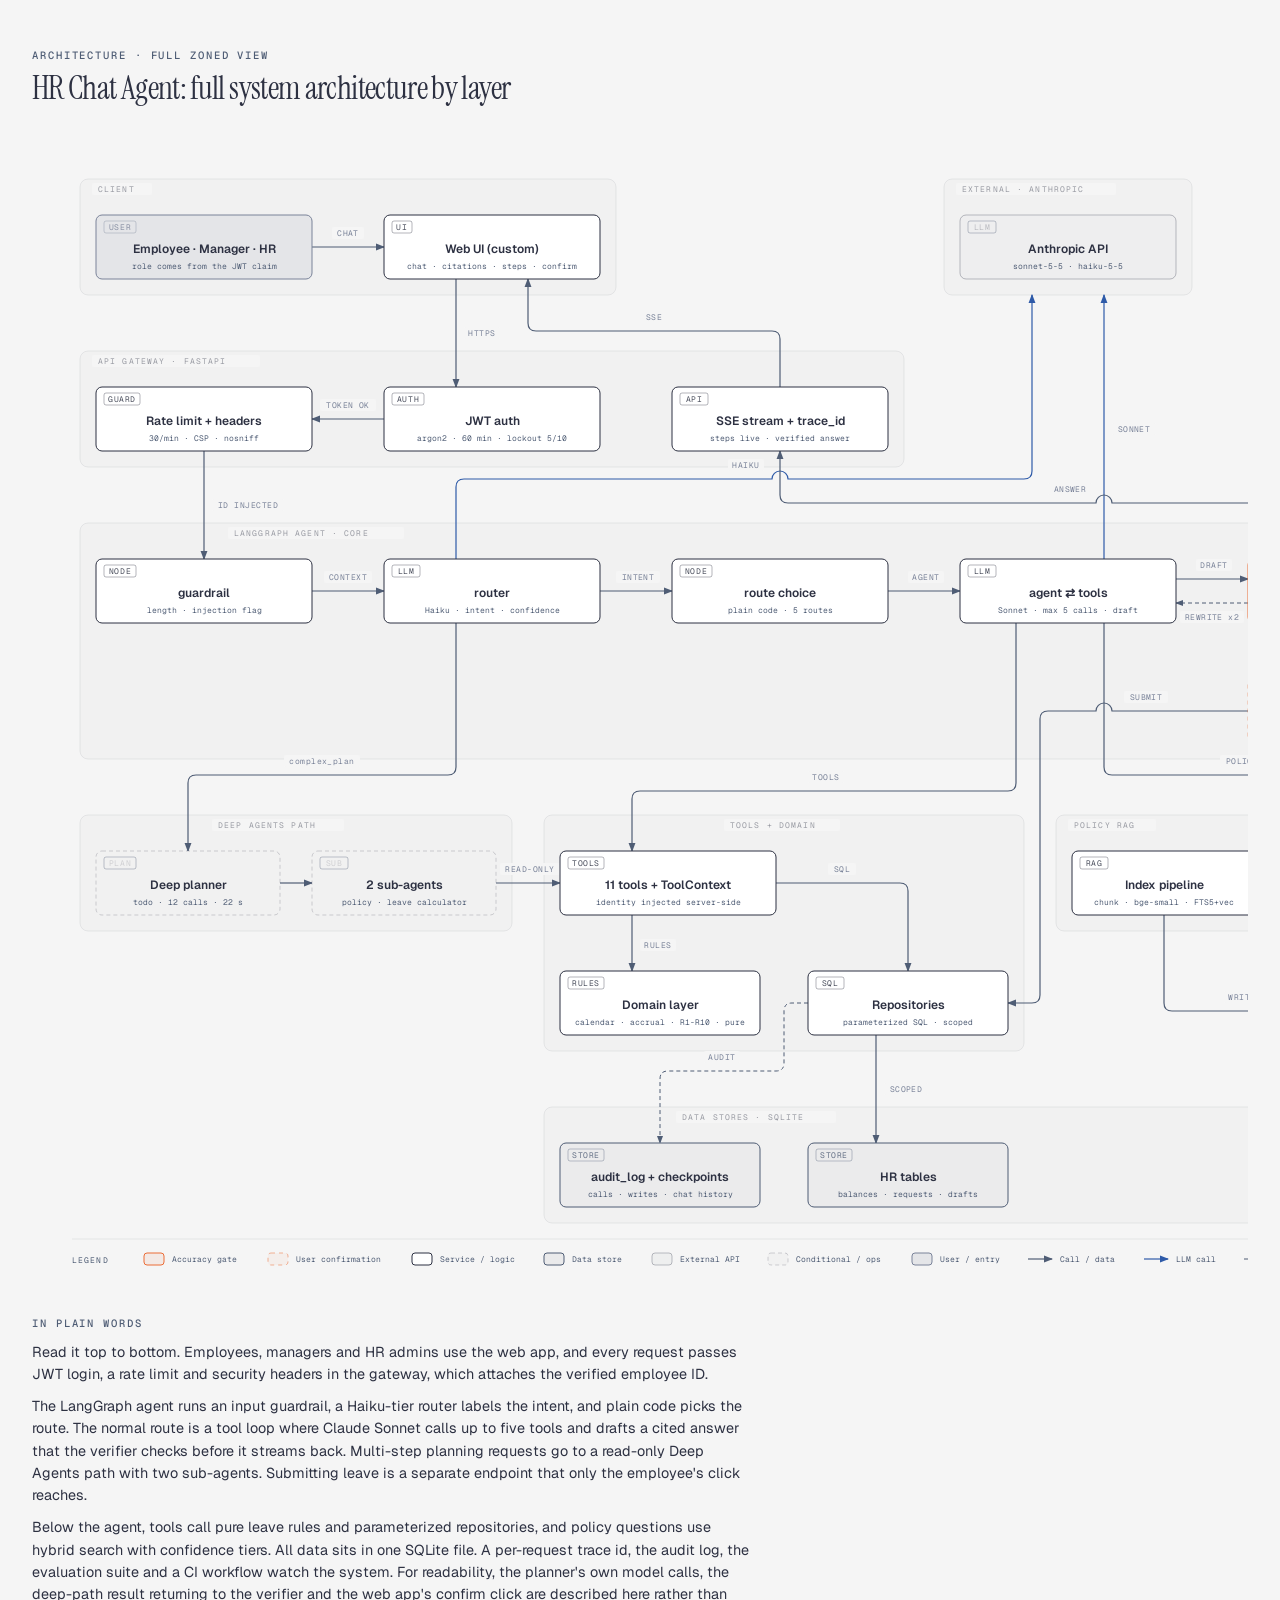
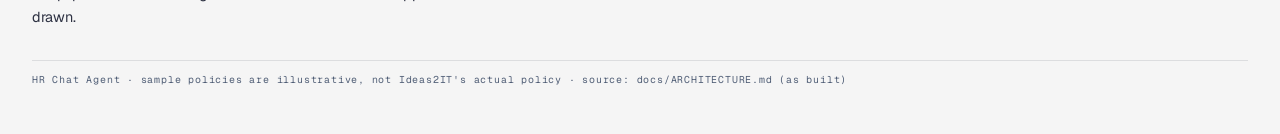
<file: docs/diagrams/architecture/architecture-full-zoned.html>
<!DOCTYPE html>
<html lang="en">
<head>
  <meta charset="UTF-8">
  <meta name="viewport" content="width=device-width, initial-scale=1.0">
  <title>HR Chat Agent: full system architecture by layer</title>
  <link href="https://fonts.googleapis.com/css2?family=Instrument+Serif:ital@0;1&family=Geist:wght@400;500;600&family=Geist+Mono:wght@400;500;600&family=Noto+Sans+KR:wght@400;500;600&family=Noto+Serif+KR:wght@400&display=swap" rel="stylesheet">
  <style>
    *, *::before, *::after { box-sizing: border-box; margin: 0; padding: 0; }
    :root {
      --color-paper: #f5f5f5; --color-ink: #2d3142; --color-muted: #4f5d75; --color-accent: #eb6c36;
      --font-sans: 'Geist', system-ui, sans-serif;
      --font-serif: 'Instrument Serif', 'Noto Serif KR', serif;
      --font-mono: 'Geist Mono', ui-monospace, monospace;
    }
    body { font-family: var(--font-sans); background: var(--color-paper); color: var(--color-ink); padding: 3rem 2rem; }
    .frame { width: max-content; max-width: 100%; margin: 0 auto; }
    .eyebrow { font-family: var(--font-mono); font-size: 0.66rem; font-weight: 500; letter-spacing: 0.18em; text-transform: uppercase; color: var(--color-muted); margin-bottom: 0.5rem; }
    h1 { font-family: var(--font-serif); font-size: clamp(1.5rem, 2.4vw + 0.75rem, 2rem); font-weight: 400; letter-spacing: -0.02em; line-height: 1.15; margin-bottom: 1.5rem; }
    .scroll { overflow-x: auto; }
    svg { width: 1776px; max-width: none; display: block; }
    .explain { margin-top: 1.5rem; max-width: 72ch; font-size: 0.9rem; line-height: 1.55; color: var(--color-ink); }
    .explain p + p { margin-top: 0.6rem; }
    .explain .eyebrow { margin-bottom: 0.4rem; }
    .colophon { margin-top: 2rem; padding-top: 0.75rem; border-top: 1px solid rgba(45,49,66,0.12); font-family: var(--font-mono); font-size: 0.62rem; letter-spacing: 0.08em; color: var(--color-muted); }
  </style>
</head>
<body>
  <div class="frame">
    <p class="eyebrow">Architecture · Full zoned view</p>
    <h1>HR Chat Agent: full system architecture by layer</h1>
    <div class="scroll">
<svg viewBox="0 0 1776 1160" xmlns="http://www.w3.org/2000/svg" role="img" aria-labelledby="hr-architecture-full-title hr-architecture-full-desc">
<title id="hr-architecture-full-title">HR Chat Agent: full system architecture by layer</title>
<desc id="hr-architecture-full-desc">Layered architecture of the HR Chat Agent as built: web client, API gateway, LangGraph agent with verifier, a read-only Deep Agents planning path, eleven tools and domain rules, policy retrieval, SQLite data stores, Anthropic models, and trace id, evaluation and CI.</desc>
<defs>
<marker id="arrow" markerWidth="8" markerHeight="6" refX="7" refY="3" orient="auto"><polygon points="0 0, 8 3, 0 6" fill="#4f5d75"/></marker>
<marker id="arrow-accent" markerWidth="8" markerHeight="6" refX="7" refY="3" orient="auto"><polygon points="0 0, 8 3, 0 6" fill="#eb6c36"/></marker>
<marker id="arrow-link" markerWidth="8" markerHeight="6" refX="7" refY="3" orient="auto"><polygon points="0 0, 8 3, 0 6" fill="#2e5aa8"/></marker>
</defs>
<rect width="100%" height="100%" fill="#f5f5f5"/>
<rect x="48" y="48" width="536" height="116" rx="8" fill="rgba(45,49,66,0.02)" stroke="rgba(45,49,66,0.10)" stroke-width="0.8"/>
<rect x="60" y="52" width="60" height="12" rx="2" fill="#f5f5f5"/>
<text x="66" y="61" fill="rgba(45,49,66,0.45)" font-size="8" font-family="'Geist Mono', monospace" letter-spacing="0.14em">CLIENT</text>
<rect x="912" y="48" width="248" height="116" rx="8" fill="rgba(45,49,66,0.02)" stroke="rgba(45,49,66,0.10)" stroke-width="0.8"/>
<rect x="924" y="52" width="160" height="12" rx="2" fill="#f5f5f5"/>
<text x="930" y="61" fill="rgba(45,49,66,0.45)" font-size="8" font-family="'Geist Mono', monospace" letter-spacing="0.14em">EXTERNAL · ANTHROPIC</text>
<rect x="48" y="220" width="824" height="116" rx="8" fill="rgba(45,49,66,0.02)" stroke="rgba(45,49,66,0.10)" stroke-width="0.8"/>
<rect x="60" y="224" width="168" height="12" rx="2" fill="#f5f5f5"/>
<text x="66" y="233" fill="rgba(45,49,66,0.45)" font-size="8" font-family="'Geist Mono', monospace" letter-spacing="0.14em">API GATEWAY · FASTAPI</text>
<rect x="48" y="392" width="1400" height="236" rx="8" fill="rgba(45,49,66,0.02)" stroke="rgba(45,49,66,0.10)" stroke-width="0.8"/>
<rect x="196" y="396" width="176" height="12" rx="2" fill="#f5f5f5"/>
<text x="202" y="405" fill="rgba(45,49,66,0.45)" font-size="8" font-family="'Geist Mono', monospace" letter-spacing="0.14em">LANGGRAPH AGENT · CORE</text>
<rect x="48" y="684" width="432" height="116" rx="8" fill="rgba(45,49,66,0.02)" stroke="rgba(45,49,66,0.10)" stroke-width="0.8"/>
<rect x="180" y="688" width="132" height="12" rx="2" fill="#f5f5f5"/>
<text x="186" y="697" fill="rgba(45,49,66,0.45)" font-size="8" font-family="'Geist Mono', monospace" letter-spacing="0.14em">DEEP AGENTS PATH</text>
<rect x="512" y="684" width="480" height="236" rx="8" fill="rgba(45,49,66,0.02)" stroke="rgba(45,49,66,0.10)" stroke-width="0.8"/>
<rect x="692" y="688" width="116" height="12" rx="2" fill="#f5f5f5"/>
<text x="698" y="697" fill="rgba(45,49,66,0.45)" font-size="8" font-family="'Geist Mono', monospace" letter-spacing="0.14em">TOOLS + DOMAIN</text>
<rect x="1024" y="684" width="424" height="116" rx="8" fill="rgba(45,49,66,0.02)" stroke="rgba(45,49,66,0.10)" stroke-width="0.8"/>
<rect x="1036" y="688" width="88" height="12" rx="2" fill="#f5f5f5"/>
<text x="1042" y="697" fill="rgba(45,49,66,0.45)" font-size="8" font-family="'Geist Mono', monospace" letter-spacing="0.14em">POLICY RAG</text>
<rect x="512" y="976" width="936" height="116" rx="8" fill="rgba(45,49,66,0.02)" stroke="rgba(45,49,66,0.10)" stroke-width="0.8"/>
<rect x="644" y="980" width="160" height="12" rx="2" fill="#f5f5f5"/>
<text x="650" y="989" fill="rgba(45,49,66,0.45)" font-size="8" font-family="'Geist Mono', monospace" letter-spacing="0.14em">DATA STORES · SQLITE</text>
<rect x="1480" y="392" width="256" height="244" rx="8" fill="rgba(45,49,66,0.02)" stroke="rgba(45,49,66,0.10)" stroke-width="0.8"/>
<rect x="1492" y="396" width="140" height="12" rx="2" fill="#f5f5f5"/>
<text x="1498" y="405" fill="rgba(45,49,66,0.45)" font-size="8" font-family="'Geist Mono', monospace" letter-spacing="0.14em">TRACE · EVAL · CI</text>
<path d="M280,116 H352" fill="none" stroke="#4f5d75" stroke-width="1.2" marker-end="url(#arrow)"/>
<path d="M424,148 V256" fill="none" stroke="#4f5d75" stroke-width="1.2" marker-end="url(#arrow)"/>
<path d="M352,288 H280" fill="none" stroke="#4f5d75" stroke-width="1.2" marker-end="url(#arrow)"/>
<path d="M172,320 V428" fill="none" stroke="#4f5d75" stroke-width="1.2" marker-end="url(#arrow)"/>
<path d="M280,460 H352" fill="none" stroke="#4f5d75" stroke-width="1.2" marker-end="url(#arrow)"/>
<path d="M568,460 H640" fill="none" stroke="#4f5d75" stroke-width="1.2" marker-end="url(#arrow)"/>
<path d="M856,460 H928" fill="none" stroke="#4f5d75" stroke-width="1.2" marker-end="url(#arrow)"/>
<path d="M1144,448 H1216" fill="none" stroke="#4f5d75" stroke-width="1.2" marker-end="url(#arrow)"/>
<path d="M1216,472 H1144" fill="none" stroke="#4f5d75" stroke-width="1" stroke-dasharray="4,3" marker-end="url(#arrow)"/>
<path d="M424,492 V636 Q424,644 416,644 H164 Q156,644 156,652 V720" fill="none" stroke="#4f5d75" stroke-width="1.2" marker-end="url(#arrow)"/>
<path d="M424,428 V356 Q424,348 432,348 H740 a8,8 0 0,1 16,0 H992 Q1000,348 1000,340 V164" fill="none" stroke="#2e5aa8" stroke-width="1.2" marker-end="url(#arrow-link)"/>
<path d="M1072,428 V164" fill="none" stroke="#2e5aa8" stroke-width="1.2" marker-end="url(#arrow-link)"/>
<path d="M1324,428 V380 Q1324,372 1316,372 H1080 a8,8 0 0,0 -16,0 H756 Q748,372 748,364 V320" fill="none" stroke="#4f5d75" stroke-width="1.2" marker-end="url(#arrow)"/>
<path d="M748,256 V208 Q748,200 740,200 H504 Q496,200 496,192 V148" fill="none" stroke="#4f5d75" stroke-width="1.2" marker-end="url(#arrow)"/>
<path d="M1432,460 H1496" fill="none" stroke="#4f5d75" stroke-width="1" stroke-dasharray="4,3" marker-end="url(#arrow)"/>
<path d="M1608,548 V492" fill="none" stroke="#4f5d75" stroke-width="1.2" marker-end="url(#arrow)"/>
<path d="M984,492 V652 Q984,660 976,660 H608 Q600,660 600,668 V720" fill="none" stroke="#4f5d75" stroke-width="1.2" marker-end="url(#arrow)"/>
<path d="M1072,492 V636 Q1072,644 1080,644 H1336 Q1344,644 1344,652 V720" fill="none" stroke="#4f5d75" stroke-width="1.2" marker-end="url(#arrow)"/>
<path d="M1216,580 H1080 a8,8 0 0,0 -16,0 H1016 Q1008,580 1008,588 V864 Q1008,872 1000,872 H976" fill="none" stroke="#4f5d75" stroke-width="1.2" marker-end="url(#arrow)"/>
<path d="M248,752 H280" fill="none" stroke="#4f5d75" stroke-width="1.2" marker-end="url(#arrow)"/>
<path d="M464,752 H528" fill="none" stroke="#4f5d75" stroke-width="1.2" marker-end="url(#arrow)"/>
<path d="M600,784 V840" fill="none" stroke="#4f5d75" stroke-width="1.2" marker-end="url(#arrow)"/>
<path d="M744,752 H868 Q876,752 876,760 V840" fill="none" stroke="#4f5d75" stroke-width="1.2" marker-end="url(#arrow)"/>
<path d="M844,904 V1012" fill="none" stroke="#4f5d75" stroke-width="1.2" marker-end="url(#arrow)"/>
<path d="M776,872 H760 Q752,872 752,880 V932 Q752,940 744,940 H636 Q628,940 628,948 V1012" fill="none" stroke="#4f5d75" stroke-width="1" stroke-dasharray="4,3" marker-end="url(#arrow)"/>
<path d="M1344,784 V1012" fill="none" stroke="#4f5d75" stroke-width="1.2" marker-end="url(#arrow)"/>
<path d="M1132,784 V872 Q1132,880 1140,880 H1276 Q1284,880 1284,888 V1012" fill="none" stroke="#4f5d75" stroke-width="1.2" marker-end="url(#arrow)"/>
<rect x="300" y="96" width="32" height="12" rx="2" fill="#f5f5f5"/>
<text x="316" y="105" fill="#7a8399" font-size="8" font-family="'Geist Mono', monospace" text-anchor="middle" letter-spacing="0.06em">CHAT</text>
<rect x="432" y="196" width="36" height="12" rx="2" fill="#f5f5f5"/>
<text x="450" y="205" fill="#7a8399" font-size="8" font-family="'Geist Mono', monospace" text-anchor="middle" letter-spacing="0.06em">HTTPS</text>
<rect x="288" y="268" width="56" height="12" rx="2" fill="#f5f5f5"/>
<text x="316" y="277" fill="#7a8399" font-size="8" font-family="'Geist Mono', monospace" text-anchor="middle" letter-spacing="0.06em">TOKEN OK</text>
<rect x="180" y="368" width="72" height="12" rx="2" fill="#f5f5f5"/>
<text x="216" y="377" fill="#7a8399" font-size="8" font-family="'Geist Mono', monospace" text-anchor="middle" letter-spacing="0.06em">ID INJECTED</text>
<rect x="292" y="440" width="48" height="12" rx="2" fill="#f5f5f5"/>
<text x="316" y="449" fill="#7a8399" font-size="8" font-family="'Geist Mono', monospace" text-anchor="middle" letter-spacing="0.06em">CONTEXT</text>
<rect x="584" y="440" width="44" height="12" rx="2" fill="#f5f5f5"/>
<text x="606" y="449" fill="#7a8399" font-size="8" font-family="'Geist Mono', monospace" text-anchor="middle" letter-spacing="0.06em">INTENT</text>
<rect x="876" y="440" width="36" height="12" rx="2" fill="#f5f5f5"/>
<text x="894" y="449" fill="#7a8399" font-size="8" font-family="'Geist Mono', monospace" text-anchor="middle" letter-spacing="0.06em">AGENT</text>
<rect x="1164" y="428" width="36" height="12" rx="2" fill="#f5f5f5"/>
<text x="1182" y="437" fill="#7a8399" font-size="8" font-family="'Geist Mono', monospace" text-anchor="middle" letter-spacing="0.06em">DRAFT</text>
<rect x="1148" y="480" width="64" height="12" rx="2" fill="#f5f5f5"/>
<text x="1180" y="489" fill="#7a8399" font-size="8" font-family="'Geist Mono', monospace" text-anchor="middle" letter-spacing="0.06em">REWRITE x2</text>
<rect x="252" y="624" width="76" height="12" rx="2" fill="#f5f5f5"/>
<text x="290" y="633" fill="#7a8399" font-size="8" font-family="'Geist Mono', monospace" text-anchor="middle" letter-spacing="0.06em">complex_plan</text>
<rect x="696" y="328" width="36" height="12" rx="2" fill="#f5f5f5"/>
<text x="714" y="337" fill="#7a8399" font-size="8" font-family="'Geist Mono', monospace" text-anchor="middle" letter-spacing="0.06em">HAIKU</text>
<rect x="1080" y="292" width="44" height="12" rx="2" fill="#f5f5f5"/>
<text x="1102" y="301" fill="#7a8399" font-size="8" font-family="'Geist Mono', monospace" text-anchor="middle" letter-spacing="0.06em">SONNET</text>
<rect x="1016" y="352" width="44" height="12" rx="2" fill="#f5f5f5"/>
<text x="1038" y="361" fill="#7a8399" font-size="8" font-family="'Geist Mono', monospace" text-anchor="middle" letter-spacing="0.06em">ANSWER</text>
<rect x="608" y="180" width="28" height="12" rx="2" fill="#f5f5f5"/>
<text x="622" y="189" fill="#7a8399" font-size="8" font-family="'Geist Mono', monospace" text-anchor="middle" letter-spacing="0.06em">SSE</text>
<rect x="1444" y="440" width="44" height="12" rx="2" fill="#f5f5f5"/>
<text x="1466" y="449" fill="#7a8399" font-size="8" font-family="'Geist Mono', monospace" text-anchor="middle" letter-spacing="0.06em">TRACES</text>
<rect x="1616" y="516" width="48" height="12" rx="2" fill="#f5f5f5"/>
<text x="1640" y="525" fill="#7a8399" font-size="8" font-family="'Geist Mono', monospace" text-anchor="middle" letter-spacing="0.06em">REPORTS</text>
<rect x="776" y="640" width="36" height="12" rx="2" fill="#f5f5f5"/>
<text x="794" y="649" fill="#7a8399" font-size="8" font-family="'Geist Mono', monospace" text-anchor="middle" letter-spacing="0.06em">TOOLS</text>
<rect x="1188" y="624" width="44" height="12" rx="2" fill="#f5f5f5"/>
<text x="1210" y="633" fill="#7a8399" font-size="8" font-family="'Geist Mono', monospace" text-anchor="middle" letter-spacing="0.06em">POLICY</text>
<rect x="1092" y="560" width="44" height="12" rx="2" fill="#f5f5f5"/>
<text x="1114" y="569" fill="#7a8399" font-size="8" font-family="'Geist Mono', monospace" text-anchor="middle" letter-spacing="0.06em">SUBMIT</text>
<rect x="468" y="732" width="60" height="12" rx="2" fill="#f5f5f5"/>
<text x="498" y="741" fill="#7a8399" font-size="8" font-family="'Geist Mono', monospace" text-anchor="middle" letter-spacing="0.06em">READ-ONLY</text>
<rect x="608" y="808" width="36" height="12" rx="2" fill="#f5f5f5"/>
<text x="626" y="817" fill="#7a8399" font-size="8" font-family="'Geist Mono', monospace" text-anchor="middle" letter-spacing="0.06em">RULES</text>
<rect x="796" y="732" width="28" height="12" rx="2" fill="#f5f5f5"/>
<text x="810" y="741" fill="#7a8399" font-size="8" font-family="'Geist Mono', monospace" text-anchor="middle" letter-spacing="0.06em">SQL</text>
<rect x="852" y="952" width="44" height="12" rx="2" fill="#f5f5f5"/>
<text x="874" y="961" fill="#7a8399" font-size="8" font-family="'Geist Mono', monospace" text-anchor="middle" letter-spacing="0.06em">SCOPED</text>
<rect x="672" y="920" width="36" height="12" rx="2" fill="#f5f5f5"/>
<text x="690" y="929" fill="#7a8399" font-size="8" font-family="'Geist Mono', monospace" text-anchor="middle" letter-spacing="0.06em">AUDIT</text>
<rect x="1352" y="892" width="36" height="12" rx="2" fill="#f5f5f5"/>
<text x="1370" y="901" fill="#7a8399" font-size="8" font-family="'Geist Mono', monospace" text-anchor="middle" letter-spacing="0.06em">QUERY</text>
<rect x="1192" y="860" width="36" height="12" rx="2" fill="#f5f5f5"/>
<text x="1210" y="869" fill="#7a8399" font-size="8" font-family="'Geist Mono', monospace" text-anchor="middle" letter-spacing="0.06em">WRITE</text>
<rect x="64" y="84" width="216" height="64" rx="6" fill="#f5f5f5"/>
<rect x="64" y="84" width="216" height="64" rx="6" fill="rgba(79,93,117,0.10)" stroke="#7a8399" stroke-width="1"/>
<rect x="72" y="90" width="32" height="12" rx="2" fill="transparent" stroke="#7a8399" stroke-opacity="0.45" stroke-width="0.8"/>
<text x="88" y="99" fill="#7a8399" fill-opacity="0.85" font-size="8" font-family="'Geist Mono', monospace" text-anchor="middle" letter-spacing="0.08em">USER</text>
<text x="172" y="122" fill="#2d3142" font-size="12" font-weight="600" font-family="'Geist', sans-serif" text-anchor="middle">Employee · Manager · HR</text>
<text x="172" y="138" fill="#4f5d75" font-size="8" font-family="'Geist Mono', monospace" text-anchor="middle">role comes from the JWT claim</text>
<rect x="352" y="84" width="216" height="64" rx="6" fill="#f5f5f5"/>
<rect x="352" y="84" width="216" height="64" rx="6" fill="#ffffff" stroke="#2d3142" stroke-width="1"/>
<rect x="360" y="90" width="20" height="12" rx="2" fill="transparent" stroke="#2d3142" stroke-opacity="0.45" stroke-width="0.8"/>
<text x="370" y="99" fill="#2d3142" fill-opacity="0.85" font-size="8" font-family="'Geist Mono', monospace" text-anchor="middle" letter-spacing="0.08em">UI</text>
<text x="460" y="122" fill="#2d3142" font-size="12" font-weight="600" font-family="'Geist', sans-serif" text-anchor="middle">Web UI (custom)</text>
<text x="460" y="138" fill="#4f5d75" font-size="8" font-family="'Geist Mono', monospace" text-anchor="middle">chat · citations · steps · confirm</text>
<rect x="928" y="84" width="216" height="64" rx="6" fill="#f5f5f5"/>
<rect x="928" y="84" width="216" height="64" rx="6" fill="rgba(45,49,66,0.03)" stroke="rgba(45,49,66,0.30)" stroke-width="1"/>
<rect x="936" y="90" width="28" height="12" rx="2" fill="transparent" stroke="#4f5d75" stroke-opacity="0.45" stroke-width="0.8"/>
<text x="950" y="99" fill="rgba(45,49,66,0.30)" fill-opacity="0.85" font-size="8" font-family="'Geist Mono', monospace" text-anchor="middle" letter-spacing="0.08em">LLM</text>
<text x="1036" y="122" fill="#2d3142" font-size="12" font-weight="600" font-family="'Geist', sans-serif" text-anchor="middle">Anthropic API</text>
<text x="1036" y="138" fill="#4f5d75" font-size="8" font-family="'Geist Mono', monospace" text-anchor="middle">sonnet-5-5 · haiku-5-5</text>
<rect x="64" y="256" width="216" height="64" rx="6" fill="#f5f5f5"/>
<rect x="64" y="256" width="216" height="64" rx="6" fill="#ffffff" stroke="#2d3142" stroke-width="1"/>
<rect x="72" y="262" width="36" height="12" rx="2" fill="transparent" stroke="#2d3142" stroke-opacity="0.45" stroke-width="0.8"/>
<text x="90" y="271" fill="#2d3142" fill-opacity="0.85" font-size="8" font-family="'Geist Mono', monospace" text-anchor="middle" letter-spacing="0.08em">GUARD</text>
<text x="172" y="294" fill="#2d3142" font-size="12" font-weight="600" font-family="'Geist', sans-serif" text-anchor="middle">Rate limit + headers</text>
<text x="172" y="310" fill="#4f5d75" font-size="8" font-family="'Geist Mono', monospace" text-anchor="middle">30/min · CSP · nosniff</text>
<rect x="352" y="256" width="216" height="64" rx="6" fill="#f5f5f5"/>
<rect x="352" y="256" width="216" height="64" rx="6" fill="#ffffff" stroke="#2d3142" stroke-width="1"/>
<rect x="360" y="262" width="32" height="12" rx="2" fill="transparent" stroke="#2d3142" stroke-opacity="0.45" stroke-width="0.8"/>
<text x="376" y="271" fill="#2d3142" fill-opacity="0.85" font-size="8" font-family="'Geist Mono', monospace" text-anchor="middle" letter-spacing="0.08em">AUTH</text>
<text x="460" y="294" fill="#2d3142" font-size="12" font-weight="600" font-family="'Geist', sans-serif" text-anchor="middle">JWT auth</text>
<text x="460" y="310" fill="#4f5d75" font-size="8" font-family="'Geist Mono', monospace" text-anchor="middle">argon2 · 60 min · lockout 5/10</text>
<rect x="640" y="256" width="216" height="64" rx="6" fill="#f5f5f5"/>
<rect x="640" y="256" width="216" height="64" rx="6" fill="#ffffff" stroke="#2d3142" stroke-width="1"/>
<rect x="648" y="262" width="28" height="12" rx="2" fill="transparent" stroke="#2d3142" stroke-opacity="0.45" stroke-width="0.8"/>
<text x="662" y="271" fill="#2d3142" fill-opacity="0.85" font-size="8" font-family="'Geist Mono', monospace" text-anchor="middle" letter-spacing="0.08em">API</text>
<text x="748" y="294" fill="#2d3142" font-size="12" font-weight="600" font-family="'Geist', sans-serif" text-anchor="middle">SSE stream + trace_id</text>
<text x="748" y="310" fill="#4f5d75" font-size="8" font-family="'Geist Mono', monospace" text-anchor="middle">steps live · verified answer</text>
<rect x="64" y="428" width="216" height="64" rx="6" fill="#f5f5f5"/>
<rect x="64" y="428" width="216" height="64" rx="6" fill="#ffffff" stroke="#2d3142" stroke-width="1"/>
<rect x="72" y="434" width="32" height="12" rx="2" fill="transparent" stroke="#2d3142" stroke-opacity="0.45" stroke-width="0.8"/>
<text x="88" y="443" fill="#2d3142" fill-opacity="0.85" font-size="8" font-family="'Geist Mono', monospace" text-anchor="middle" letter-spacing="0.08em">NODE</text>
<text x="172" y="466" fill="#2d3142" font-size="12" font-weight="600" font-family="'Geist', sans-serif" text-anchor="middle">guardrail</text>
<text x="172" y="482" fill="#4f5d75" font-size="8" font-family="'Geist Mono', monospace" text-anchor="middle">length · injection flag</text>
<rect x="352" y="428" width="216" height="64" rx="6" fill="#f5f5f5"/>
<rect x="352" y="428" width="216" height="64" rx="6" fill="#ffffff" stroke="#2d3142" stroke-width="1"/>
<rect x="360" y="434" width="28" height="12" rx="2" fill="transparent" stroke="#2d3142" stroke-opacity="0.45" stroke-width="0.8"/>
<text x="374" y="443" fill="#2d3142" fill-opacity="0.85" font-size="8" font-family="'Geist Mono', monospace" text-anchor="middle" letter-spacing="0.08em">LLM</text>
<text x="460" y="466" fill="#2d3142" font-size="12" font-weight="600" font-family="'Geist', sans-serif" text-anchor="middle">router</text>
<text x="460" y="482" fill="#4f5d75" font-size="8" font-family="'Geist Mono', monospace" text-anchor="middle">Haiku · intent · confidence</text>
<rect x="640" y="428" width="216" height="64" rx="6" fill="#f5f5f5"/>
<rect x="640" y="428" width="216" height="64" rx="6" fill="#ffffff" stroke="#2d3142" stroke-width="1"/>
<rect x="648" y="434" width="32" height="12" rx="2" fill="transparent" stroke="#2d3142" stroke-opacity="0.45" stroke-width="0.8"/>
<text x="664" y="443" fill="#2d3142" fill-opacity="0.85" font-size="8" font-family="'Geist Mono', monospace" text-anchor="middle" letter-spacing="0.08em">NODE</text>
<text x="748" y="466" fill="#2d3142" font-size="12" font-weight="600" font-family="'Geist', sans-serif" text-anchor="middle">route choice</text>
<text x="748" y="482" fill="#4f5d75" font-size="8" font-family="'Geist Mono', monospace" text-anchor="middle">plain code · 5 routes</text>
<rect x="928" y="428" width="216" height="64" rx="6" fill="#f5f5f5"/>
<rect x="928" y="428" width="216" height="64" rx="6" fill="#ffffff" stroke="#2d3142" stroke-width="1"/>
<rect x="936" y="434" width="28" height="12" rx="2" fill="transparent" stroke="#2d3142" stroke-opacity="0.45" stroke-width="0.8"/>
<text x="950" y="443" fill="#2d3142" fill-opacity="0.85" font-size="8" font-family="'Geist Mono', monospace" text-anchor="middle" letter-spacing="0.08em">LLM</text>
<text x="1036" y="466" fill="#2d3142" font-size="12" font-weight="600" font-family="'Geist', sans-serif" text-anchor="middle">agent ⇄ tools</text>
<text x="1036" y="482" fill="#4f5d75" font-size="8" font-family="'Geist Mono', monospace" text-anchor="middle">Sonnet · max 5 calls · draft</text>
<rect x="1216" y="428" width="216" height="64" rx="6" fill="#f5f5f5"/>
<rect x="1216" y="428" width="216" height="64" rx="6" fill="rgba(235,108,54,0.08)" stroke="#eb6c36" stroke-width="1"/>
<rect x="1224" y="434" width="36" height="12" rx="2" fill="transparent" stroke="#eb6c36" stroke-opacity="0.45" stroke-width="0.8"/>
<text x="1242" y="443" fill="#eb6c36" fill-opacity="0.85" font-size="8" font-family="'Geist Mono', monospace" text-anchor="middle" letter-spacing="0.08em">CHECK</text>
<text x="1324" y="466" fill="#2d3142" font-size="12" font-weight="600" font-family="'Geist', sans-serif" text-anchor="middle">verify</text>
<text x="1324" y="482" fill="#4f5d75" font-size="8" font-family="'Geist Mono', monospace" text-anchor="middle">numbers · citations · fallback</text>
<rect x="1216" y="548" width="216" height="64" rx="6" fill="#f5f5f5"/>
<rect x="1216" y="548" width="216" height="64" rx="6" fill="rgba(235,108,54,0.05)" stroke="rgba(235,108,54,0.50)" stroke-width="1" stroke-dasharray="4,4"/>
<rect x="1224" y="554" width="36" height="12" rx="2" fill="transparent" stroke="#4f5d75" stroke-opacity="0.45" stroke-width="0.8"/>
<text x="1242" y="563" fill="rgba(235,108,54,0.50)" fill-opacity="0.85" font-size="8" font-family="'Geist Mono', monospace" text-anchor="middle" letter-spacing="0.08em">HUMAN</text>
<text x="1324" y="586" fill="#2d3142" font-size="12" font-weight="600" font-family="'Geist', sans-serif" text-anchor="middle">Confirm endpoint</text>
<text x="1324" y="602" fill="#4f5d75" font-size="8" font-family="'Geist Mono', monospace" text-anchor="middle">user click · model cannot call</text>
<rect x="64" y="720" width="184" height="64" rx="6" fill="#f5f5f5"/>
<rect x="64" y="720" width="184" height="64" rx="6" fill="rgba(45,49,66,0.02)" stroke="rgba(45,49,66,0.20)" stroke-width="1" stroke-dasharray="4,3"/>
<rect x="72" y="726" width="32" height="12" rx="2" fill="transparent" stroke="#4f5d75" stroke-opacity="0.45" stroke-width="0.8"/>
<text x="88" y="735" fill="rgba(45,49,66,0.20)" fill-opacity="0.85" font-size="8" font-family="'Geist Mono', monospace" text-anchor="middle" letter-spacing="0.08em">PLAN</text>
<text x="156" y="758" fill="#2d3142" font-size="12" font-weight="600" font-family="'Geist', sans-serif" text-anchor="middle">Deep planner</text>
<text x="156" y="774" fill="#4f5d75" font-size="8" font-family="'Geist Mono', monospace" text-anchor="middle">todo · 12 calls · 22 s</text>
<rect x="280" y="720" width="184" height="64" rx="6" fill="#f5f5f5"/>
<rect x="280" y="720" width="184" height="64" rx="6" fill="rgba(45,49,66,0.02)" stroke="rgba(45,49,66,0.20)" stroke-width="1" stroke-dasharray="4,3"/>
<rect x="288" y="726" width="28" height="12" rx="2" fill="transparent" stroke="#4f5d75" stroke-opacity="0.45" stroke-width="0.8"/>
<text x="302" y="735" fill="rgba(45,49,66,0.20)" fill-opacity="0.85" font-size="8" font-family="'Geist Mono', monospace" text-anchor="middle" letter-spacing="0.08em">SUB</text>
<text x="372" y="758" fill="#2d3142" font-size="12" font-weight="600" font-family="'Geist', sans-serif" text-anchor="middle">2 sub-agents</text>
<text x="372" y="774" fill="#4f5d75" font-size="8" font-family="'Geist Mono', monospace" text-anchor="middle">policy · leave calculator</text>
<rect x="528" y="720" width="216" height="64" rx="6" fill="#f5f5f5"/>
<rect x="528" y="720" width="216" height="64" rx="6" fill="#ffffff" stroke="#2d3142" stroke-width="1"/>
<rect x="536" y="726" width="36" height="12" rx="2" fill="transparent" stroke="#2d3142" stroke-opacity="0.45" stroke-width="0.8"/>
<text x="554" y="735" fill="#2d3142" fill-opacity="0.85" font-size="8" font-family="'Geist Mono', monospace" text-anchor="middle" letter-spacing="0.08em">TOOLS</text>
<text x="636" y="758" fill="#2d3142" font-size="12" font-weight="600" font-family="'Geist', sans-serif" text-anchor="middle">11 tools + ToolContext</text>
<text x="636" y="774" fill="#4f5d75" font-size="8" font-family="'Geist Mono', monospace" text-anchor="middle">identity injected server-side</text>
<rect x="528" y="840" width="200" height="64" rx="6" fill="#f5f5f5"/>
<rect x="528" y="840" width="200" height="64" rx="6" fill="#ffffff" stroke="#2d3142" stroke-width="1"/>
<rect x="536" y="846" width="36" height="12" rx="2" fill="transparent" stroke="#2d3142" stroke-opacity="0.45" stroke-width="0.8"/>
<text x="554" y="855" fill="#2d3142" fill-opacity="0.85" font-size="8" font-family="'Geist Mono', monospace" text-anchor="middle" letter-spacing="0.08em">RULES</text>
<text x="628" y="878" fill="#2d3142" font-size="12" font-weight="600" font-family="'Geist', sans-serif" text-anchor="middle">Domain layer</text>
<text x="628" y="894" fill="#4f5d75" font-size="8" font-family="'Geist Mono', monospace" text-anchor="middle">calendar · accrual · R1-R10 · pure</text>
<rect x="776" y="840" width="200" height="64" rx="6" fill="#f5f5f5"/>
<rect x="776" y="840" width="200" height="64" rx="6" fill="#ffffff" stroke="#2d3142" stroke-width="1"/>
<rect x="784" y="846" width="28" height="12" rx="2" fill="transparent" stroke="#2d3142" stroke-opacity="0.45" stroke-width="0.8"/>
<text x="798" y="855" fill="#2d3142" fill-opacity="0.85" font-size="8" font-family="'Geist Mono', monospace" text-anchor="middle" letter-spacing="0.08em">SQL</text>
<text x="876" y="878" fill="#2d3142" font-size="12" font-weight="600" font-family="'Geist', sans-serif" text-anchor="middle">Repositories</text>
<text x="876" y="894" fill="#4f5d75" font-size="8" font-family="'Geist Mono', monospace" text-anchor="middle">parameterized SQL · scoped</text>
<rect x="1040" y="720" width="184" height="64" rx="6" fill="#f5f5f5"/>
<rect x="1040" y="720" width="184" height="64" rx="6" fill="#ffffff" stroke="#2d3142" stroke-width="1"/>
<rect x="1048" y="726" width="28" height="12" rx="2" fill="transparent" stroke="#2d3142" stroke-opacity="0.45" stroke-width="0.8"/>
<text x="1062" y="735" fill="#2d3142" fill-opacity="0.85" font-size="8" font-family="'Geist Mono', monospace" text-anchor="middle" letter-spacing="0.08em">RAG</text>
<text x="1132" y="758" fill="#2d3142" font-size="12" font-weight="600" font-family="'Geist', sans-serif" text-anchor="middle">Index pipeline</text>
<text x="1132" y="774" fill="#4f5d75" font-size="8" font-family="'Geist Mono', monospace" text-anchor="middle">chunk · bge-small · FTS5+vec</text>
<rect x="1256" y="720" width="176" height="64" rx="6" fill="#f5f5f5"/>
<rect x="1256" y="720" width="176" height="64" rx="6" fill="#ffffff" stroke="#2d3142" stroke-width="1"/>
<rect x="1264" y="726" width="28" height="12" rx="2" fill="transparent" stroke="#2d3142" stroke-opacity="0.45" stroke-width="0.8"/>
<text x="1278" y="735" fill="#2d3142" fill-opacity="0.85" font-size="8" font-family="'Geist Mono', monospace" text-anchor="middle" letter-spacing="0.08em">RAG</text>
<text x="1344" y="758" fill="#2d3142" font-size="12" font-weight="600" font-family="'Geist', sans-serif" text-anchor="middle">Hybrid search</text>
<text x="1344" y="774" fill="#4f5d75" font-size="8" font-family="'Geist Mono', monospace" text-anchor="middle">RRF · 3 confidence tiers</text>
<rect x="528" y="1012" width="200" height="64" rx="6" fill="#f5f5f5"/>
<rect x="528" y="1012" width="200" height="64" rx="6" fill="rgba(45,49,66,0.05)" stroke="#4f5d75" stroke-width="1"/>
<rect x="536" y="1018" width="36" height="12" rx="2" fill="transparent" stroke="#4f5d75" stroke-opacity="0.45" stroke-width="0.8"/>
<text x="554" y="1027" fill="#4f5d75" fill-opacity="0.85" font-size="8" font-family="'Geist Mono', monospace" text-anchor="middle" letter-spacing="0.08em">STORE</text>
<text x="628" y="1050" fill="#2d3142" font-size="12" font-weight="600" font-family="'Geist', sans-serif" text-anchor="middle">audit_log + checkpoints</text>
<text x="628" y="1066" fill="#4f5d75" font-size="8" font-family="'Geist Mono', monospace" text-anchor="middle">calls · writes · chat history</text>
<rect x="776" y="1012" width="200" height="64" rx="6" fill="#f5f5f5"/>
<rect x="776" y="1012" width="200" height="64" rx="6" fill="rgba(45,49,66,0.05)" stroke="#4f5d75" stroke-width="1"/>
<rect x="784" y="1018" width="36" height="12" rx="2" fill="transparent" stroke="#4f5d75" stroke-opacity="0.45" stroke-width="0.8"/>
<text x="802" y="1027" fill="#4f5d75" fill-opacity="0.85" font-size="8" font-family="'Geist Mono', monospace" text-anchor="middle" letter-spacing="0.08em">STORE</text>
<text x="876" y="1050" fill="#2d3142" font-size="12" font-weight="600" font-family="'Geist', sans-serif" text-anchor="middle">HR tables</text>
<text x="876" y="1066" fill="#4f5d75" font-size="8" font-family="'Geist Mono', monospace" text-anchor="middle">balances · requests · drafts</text>
<rect x="1256" y="1012" width="176" height="64" rx="6" fill="#f5f5f5"/>
<rect x="1256" y="1012" width="176" height="64" rx="6" fill="rgba(45,49,66,0.05)" stroke="#4f5d75" stroke-width="1"/>
<rect x="1264" y="1018" width="36" height="12" rx="2" fill="transparent" stroke="#4f5d75" stroke-opacity="0.45" stroke-width="0.8"/>
<text x="1282" y="1027" fill="#4f5d75" fill-opacity="0.85" font-size="8" font-family="'Geist Mono', monospace" text-anchor="middle" letter-spacing="0.08em">STORE</text>
<text x="1344" y="1050" fill="#2d3142" font-size="12" font-weight="600" font-family="'Geist', sans-serif" text-anchor="middle">policy_chunks</text>
<text x="1344" y="1066" fill="#4f5d75" font-size="8" font-family="'Geist Mono', monospace" text-anchor="middle">FTS5 + sqlite-vec 384-d</text>
<rect x="1496" y="428" width="224" height="64" rx="6" fill="#f5f5f5"/>
<rect x="1496" y="428" width="224" height="64" rx="6" fill="rgba(45,49,66,0.02)" stroke="rgba(45,49,66,0.20)" stroke-width="1" stroke-dasharray="4,3"/>
<rect x="1504" y="434" width="28" height="12" rx="2" fill="transparent" stroke="#4f5d75" stroke-opacity="0.45" stroke-width="0.8"/>
<text x="1518" y="443" fill="rgba(45,49,66,0.20)" fill-opacity="0.85" font-size="8" font-family="'Geist Mono', monospace" text-anchor="middle" letter-spacing="0.08em">OPS</text>
<text x="1608" y="466" fill="#2d3142" font-size="12" font-weight="600" font-family="'Geist', sans-serif" text-anchor="middle">Trace id + logs</text>
<text x="1608" y="482" fill="#4f5d75" font-size="8" font-family="'Geist Mono', monospace" text-anchor="middle">per-request trace_id · plain logs</text>
<rect x="1496" y="548" width="224" height="64" rx="6" fill="#f5f5f5"/>
<rect x="1496" y="548" width="224" height="64" rx="6" fill="rgba(45,49,66,0.02)" stroke="rgba(45,49,66,0.20)" stroke-width="1" stroke-dasharray="4,3"/>
<text x="1608" y="572" fill="#2d3142" font-size="12" font-weight="600" font-family="'Geist', sans-serif" text-anchor="middle">Evaluation + CI</text>
<text x="1608" y="588" fill="#4f5d75" font-size="8" font-family="'Geist Mono', monospace" text-anchor="middle">120 dev · 30 held-out · 30 red-team</text>
<text x="1608" y="600" fill="#4f5d75" font-size="8" font-family="'Geist Mono', monospace" text-anchor="middle">Docker · CI workflow (not yet run)</text>
<line x1="40" y1="1108" x2="1736" y2="1108" stroke="rgba(45,49,66,0.10)" stroke-width="0.8"/>
<text x="40" y="1132" fill="#4f5d75" font-size="8" font-family="'Geist Mono', monospace" letter-spacing="0.14em">LEGEND</text>
<rect x="112" y="1122" width="20" height="12" rx="3" fill="rgba(235,108,54,0.08)" stroke="#eb6c36" stroke-width="1"/>
<text x="140" y="1131" fill="#4f5d75" font-size="8" font-family="'Geist Mono', monospace">Accuracy gate</text>
<rect x="236" y="1122" width="20" height="12" rx="3" fill="rgba(235,108,54,0.05)" stroke="rgba(235,108,54,0.50)" stroke-width="1" stroke-dasharray="4,4"/>
<text x="264" y="1131" fill="#4f5d75" font-size="8" font-family="'Geist Mono', monospace">User confirmation</text>
<rect x="380" y="1122" width="20" height="12" rx="3" fill="#ffffff" stroke="#2d3142" stroke-width="1"/>
<text x="408" y="1131" fill="#4f5d75" font-size="8" font-family="'Geist Mono', monospace">Service / logic</text>
<rect x="512" y="1122" width="20" height="12" rx="3" fill="rgba(45,49,66,0.05)" stroke="#4f5d75" stroke-width="1"/>
<text x="540" y="1131" fill="#4f5d75" font-size="8" font-family="'Geist Mono', monospace">Data store</text>
<rect x="620" y="1122" width="20" height="12" rx="3" fill="rgba(45,49,66,0.03)" stroke="rgba(45,49,66,0.30)" stroke-width="1"/>
<text x="648" y="1131" fill="#4f5d75" font-size="8" font-family="'Geist Mono', monospace">External API</text>
<rect x="736" y="1122" width="20" height="12" rx="3" fill="rgba(45,49,66,0.02)" stroke="rgba(45,49,66,0.20)" stroke-width="1" stroke-dasharray="4,3"/>
<text x="764" y="1131" fill="#4f5d75" font-size="8" font-family="'Geist Mono', monospace">Conditional / ops</text>
<rect x="880" y="1122" width="20" height="12" rx="3" fill="rgba(79,93,117,0.10)" stroke="#7a8399" stroke-width="1"/>
<text x="908" y="1131" fill="#4f5d75" font-size="8" font-family="'Geist Mono', monospace">User / entry</text>
<line x1="996" y1="1128" x2="1020" y2="1128" stroke="#4f5d75" stroke-width="1.2" marker-end="url(#arrow)"/>
<text x="1028" y="1131" fill="#4f5d75" font-size="8" font-family="'Geist Mono', monospace">Call / data</text>
<line x1="1112" y1="1128" x2="1136" y2="1128" stroke="#2e5aa8" stroke-width="1.2" marker-end="url(#arrow-link)"/>
<text x="1144" y="1131" fill="#4f5d75" font-size="8" font-family="'Geist Mono', monospace">LLM call</text>
<line x1="1212" y1="1128" x2="1236" y2="1128" stroke="#4f5d75" stroke-width="1.2" stroke-dasharray="4,3" marker-end="url(#arrow)"/>
<text x="1244" y="1131" fill="#4f5d75" font-size="8" font-family="'Geist Mono', monospace">Trace / audit / retry</text>
</svg>
    </div>
    <div class="explain">
      <p class="eyebrow">In plain words</p>
      <p>Read it top to bottom. Employees, managers and HR admins use the web app, and every request passes JWT login, a rate limit and security headers in the gateway, which attaches the verified employee ID.</p>
      <p>The LangGraph agent runs an input guardrail, a Haiku-tier router labels the intent, and plain code picks the route. The normal route is a tool loop where Claude Sonnet calls up to five tools and drafts a cited answer that the verifier checks before it streams back. Multi-step planning requests go to a read-only Deep Agents path with two sub-agents. Submitting leave is a separate endpoint that only the employee's click reaches.</p>
      <p>Below the agent, tools call pure leave rules and parameterized repositories, and policy questions use hybrid search with confidence tiers. All data sits in one SQLite file. A per-request trace id, the audit log, the evaluation suite and a CI workflow watch the system. For readability, the planner's own model calls, the deep-path result returning to the verifier and the web app's confirm click are described here rather than drawn.</p>
    </div>
    <p class="colophon">HR Chat Agent · sample policies are illustrative, not Ideas2IT's actual policy · source: docs/ARCHITECTURE.md (as built)</p>
  </div>
</body>
</html>
</file>
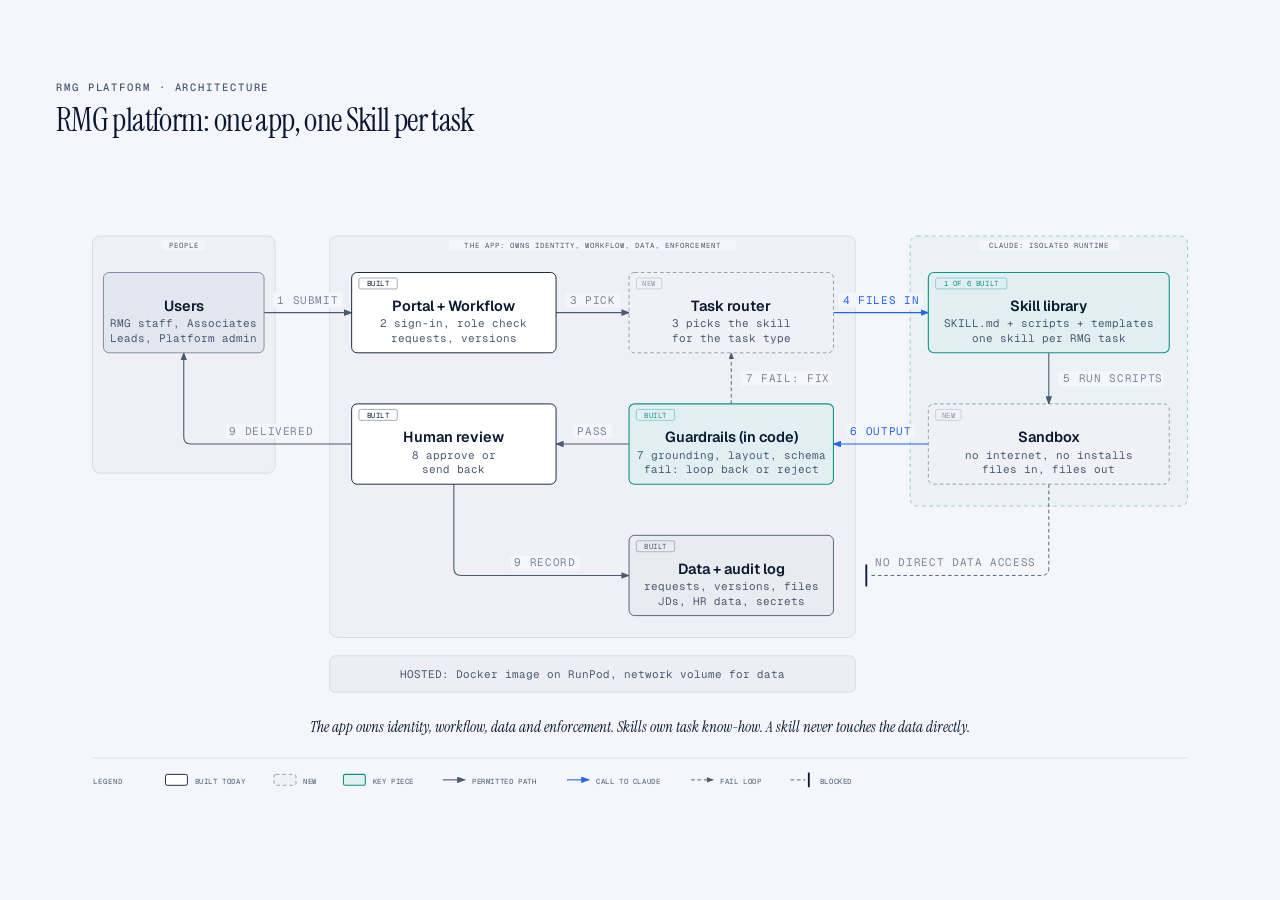
<file: docs/diagrams/rmg-platform/rmg-platform-overview.html>
<!DOCTYPE html>
<html lang="en">
<head>
  <meta charset="UTF-8">
  <meta name="viewport" content="width=device-width, initial-scale=1.0">
  <title>RMG platform: one app, one Skill per task</title>
  <link href="https://fonts.googleapis.com/css2?family=Instrument+Serif:ital@0;1&family=Geist:wght@400;500;600&family=Geist+Mono:wght@400;500;600&display=swap" rel="stylesheet">
  <style>
    *, *::before, *::after { box-sizing: border-box; margin: 0; padding: 0; }
    :root { --paper: #f4f6fb; --ink: #0a1730; --muted: #4a5a73; --serif: 'Instrument Serif', serif; --mono: 'Geist Mono', monospace; }
    body { font-family: 'Geist', system-ui, sans-serif; background: var(--paper); color: var(--ink); min-height: 100vh;
           display: flex; align-items: center; justify-content: center; padding: 3rem 2rem; }
    .frame { max-width: 1280px; width: 100%; padding: 1.5rem; }
    .eyebrow { font-family: var(--mono); font-size: 0.66rem; font-weight: 500; letter-spacing: 0.18em; text-transform: uppercase;
               color: var(--muted); margin-bottom: 0.5rem; }
    h1 { font-family: var(--serif); font-size: clamp(1.5rem, 2.4vw + 0.75rem, 2rem); font-weight: 400; letter-spacing: -0.02em;
         line-height: 1.15; margin-bottom: 1.5rem; }
    svg { width: 100%; min-width: 900px; display: block; }
  </style>
</head>
<body>
  <div class="frame">
    <p class="eyebrow">RMG platform · architecture</p>
    <h1>RMG platform: one app, one Skill per task</h1>
    <svg viewBox="0 0 1280 720" xmlns="http://www.w3.org/2000/svg" role="img" aria-labelledby="rmg-platform-overview-title rmg-platform-overview-desc">
      <title id="rmg-platform-overview-title">RMG platform: one app, one Skill per task</title>
      <desc id="rmg-platform-overview-desc">Architecture of the RMG platform: people use the app, which owns sign-in, workflow, data and enforcement; a task router picks one Skill per task from a skill library that runs in Claude's isolated sandbox; every result comes back through the app's guardrails and a person's approval, and a Skill can never reach the data directly.</desc>
      <defs>
        <marker id="arrow" markerWidth="8" markerHeight="6" refX="7" refY="3" orient="auto"><polygon points="0 0, 8 3, 0 6" fill="#4a5a73"/></marker>
        <marker id="arrow-accent" markerWidth="8" markerHeight="6" refX="7" refY="3" orient="auto"><polygon points="0 0, 8 3, 0 6" fill="#0d9488"/></marker>
        <marker id="arrow-link" markerWidth="8" markerHeight="6" refX="7" refY="3" orient="auto"><polygon points="0 0, 8 3, 0 6" fill="#2563eb"/></marker>
      </defs>
      <rect width="100%" height="100%" fill="#f4f6fb"/>
      <rect x="40" y="80" width="200" height="260" rx="8" fill="rgba(10,23,48,0.025)" stroke="rgba(10,23,48,0.14)" stroke-width="0.8"/><rect x="116" y="84" width="48" height="12" rx="2" fill="#f4f6fb"/><text x="140" y="93" fill="#4a5a73" font-size="8" font-family="'Geist Mono', monospace" text-anchor="middle" letter-spacing="0.14em">PEOPLE</text>
      <rect x="300" y="80" width="576" height="440" rx="8" fill="rgba(10,23,48,0.025)" stroke="rgba(10,23,48,0.14)" stroke-width="0.8"/><rect x="431" y="84" width="314" height="12" rx="2" fill="#f4f6fb"/><text x="588" y="93" fill="#4a5a73" font-size="8" font-family="'Geist Mono', monospace" text-anchor="middle" letter-spacing="0.14em">THE APP: OWNS IDENTITY, WORKFLOW, DATA, ENFORCEMENT</text>
      <rect x="936" y="80" width="304" height="296" rx="8" fill="rgba(13,148,136,0.04)" stroke="rgba(13,148,136,0.55)" stroke-width="0.8" stroke-dasharray="4,4"/><rect x="1011" y="84" width="154" height="12" rx="2" fill="#f4f6fb"/><text x="1088" y="93" fill="#4a5a73" font-size="8" font-family="'Geist Mono', monospace" text-anchor="middle" letter-spacing="0.14em">CLAUDE: ISOLATED RUNTIME</text>
      <path d="M228,164 H324" fill="none" stroke="#4a5a73" stroke-width="1.2" marker-end="url(#arrow)"/>
      <rect x="238" y="142" width="76" height="16" rx="2" fill="#f4f6fb"/><text x="276" y="154" fill="#7a879c" font-size="12" font-family="'Geist Mono', monospace" text-anchor="middle" letter-spacing="0.06em">1 SUBMIT</text>
      <path d="M548,164 H628" fill="none" stroke="#4a5a73" stroke-width="1.2" marker-end="url(#arrow)"/>
      <rect x="558" y="142" width="60" height="16" rx="2" fill="#f4f6fb"/><text x="588" y="154" fill="#7a879c" font-size="12" font-family="'Geist Mono', monospace" text-anchor="middle" letter-spacing="0.06em">3 PICK</text>
      <path d="M852,164 H956" fill="none" stroke="#2563eb" stroke-width="1.2" marker-end="url(#arrow-link)"/>
      <rect x="858" y="142" width="92" height="16" rx="2" fill="#f4f6fb"/><text x="904" y="154" fill="#2563eb" font-size="12" font-family="'Geist Mono', monospace" text-anchor="middle" letter-spacing="0.06em">4 FILES IN</text>
      <path d="M1088,208 V264" fill="none" stroke="#4a5a73" stroke-width="1.2" marker-end="url(#arrow)"/>
      <rect x="1098" y="228" width="116" height="16" rx="2" fill="#f4f6fb"/><text x="1104" y="240" fill="#7a879c" font-size="12" font-family="'Geist Mono', monospace" letter-spacing="0.06em">5 RUN SCRIPTS</text>
      <path d="M956,308 H852" fill="none" stroke="#2563eb" stroke-width="1.2" marker-end="url(#arrow-link)"/>
      <rect x="866" y="286" width="76" height="16" rx="2" fill="#f4f6fb"/><text x="904" y="298" fill="#2563eb" font-size="12" font-family="'Geist Mono', monospace" text-anchor="middle" letter-spacing="0.06em">6 OUTPUT</text>
      <path d="M628,308 H548" fill="none" stroke="#4a5a73" stroke-width="1.2" marker-end="url(#arrow)"/>
      <rect x="566" y="286" width="44" height="16" rx="2" fill="#f4f6fb"/><text x="588" y="298" fill="#7a879c" font-size="12" font-family="'Geist Mono', monospace" text-anchor="middle" letter-spacing="0.06em">PASS</text>
      <path d="M740,264 V208" fill="none" stroke="#4a5a73" stroke-width="1" stroke-dasharray="4,3" marker-end="url(#arrow)"/>
      <rect x="750" y="228" width="100" height="16" rx="2" fill="#f4f6fb"/><text x="756" y="240" fill="#7a879c" font-size="12" font-family="'Geist Mono', monospace" letter-spacing="0.06em">7 FAIL: FIX</text>
      <path d="M436,352 V444 Q436,452 444,452 H628" fill="none" stroke="#4a5a73" stroke-width="1.2" marker-end="url(#arrow)"/>
      <rect x="498" y="430" width="76" height="16" rx="2" fill="#f4f6fb"/><text x="536" y="442" fill="#7a879c" font-size="12" font-family="'Geist Mono', monospace" text-anchor="middle" letter-spacing="0.06em">9 RECORD</text>
      <path d="M324,308 H148 Q140,308 140,300 V208" fill="none" stroke="#4a5a73" stroke-width="1.2" marker-end="url(#arrow)"/>
      <rect x="186" y="286" width="100" height="16" rx="2" fill="#f4f6fb"/><text x="236" y="298" fill="#7a879c" font-size="12" font-family="'Geist Mono', monospace" text-anchor="middle" letter-spacing="0.06em">9 DELIVERED</text>
      <path d="M1088,352 V444 Q1088,452 1080,452 H892" fill="none" stroke="#4a5a73" stroke-width="1" stroke-dasharray="4,3"/>
      <line x1="888" y1="440" x2="888" y2="464" stroke="#0a1730" stroke-width="2"/>
      <rect x="897" y="430" width="178" height="16" rx="2" fill="#f4f6fb"/><text x="986" y="442" fill="#7a879c" font-size="12" font-family="'Geist Mono', monospace" text-anchor="middle" letter-spacing="0.06em">NO DIRECT DATA ACCESS</text>
      <rect x="52" y="120" width="176" height="88" rx="6" fill="#f4f6fb"/><rect x="52" y="120" width="176" height="88" rx="6" fill="rgba(74,90,115,0.10)" stroke="#7a879c" stroke-width="1"/><text x="140" y="162" fill="#0a1730" font-size="16" font-weight="600" font-family="'Geist', sans-serif" text-anchor="middle">Users</text><text x="140" y="180" fill="#4a5a73" font-size="12" font-family="'Geist Mono', monospace" text-anchor="middle">RMG staff, Associates</text><text x="140" y="196" fill="#4a5a73" font-size="12" font-family="'Geist Mono', monospace" text-anchor="middle">Leads, Platform admin</text>
      <rect x="324" y="120" width="224" height="88" rx="6" fill="#f4f6fb"/><rect x="324" y="120" width="224" height="88" rx="6" fill="#ffffff" stroke="#0a1730" stroke-width="1"/><rect x="332" y="126" width="42" height="12" rx="2" fill="transparent" stroke="#0a1730" stroke-opacity="0.5" stroke-width="0.8"/><text x="353" y="135" fill="#0a1730" font-size="8" font-family="'Geist Mono', monospace" text-anchor="middle" letter-spacing="0.08em">BUILT</text><text x="436" y="162" fill="#0a1730" font-size="16" font-weight="600" font-family="'Geist', sans-serif" text-anchor="middle">Portal + Workflow</text><text x="436" y="180" fill="#4a5a73" font-size="12" font-family="'Geist Mono', monospace" text-anchor="middle">2 sign-in, role check</text><text x="436" y="196" fill="#4a5a73" font-size="12" font-family="'Geist Mono', monospace" text-anchor="middle">requests, versions</text>
      <rect x="628" y="120" width="224" height="88" rx="6" fill="#f4f6fb"/><rect x="628" y="120" width="224" height="88" rx="6" fill="rgba(10,23,48,0.02)" stroke="rgba(10,23,48,0.40)" stroke-width="1" stroke-dasharray="4,3"/><rect x="636" y="126" width="28" height="12" rx="2" fill="transparent" stroke="rgba(10,23,48,0.40)" stroke-opacity="0.5" stroke-width="0.8"/><text x="650" y="135" fill="rgba(10,23,48,0.40)" font-size="8" font-family="'Geist Mono', monospace" text-anchor="middle" letter-spacing="0.08em">NEW</text><text x="740" y="162" fill="#0a1730" font-size="16" font-weight="600" font-family="'Geist', sans-serif" text-anchor="middle">Task router</text><text x="740" y="180" fill="#4a5a73" font-size="12" font-family="'Geist Mono', monospace" text-anchor="middle">3 picks the skill</text><text x="740" y="196" fill="#4a5a73" font-size="12" font-family="'Geist Mono', monospace" text-anchor="middle">for the task type</text>
      <rect x="324" y="264" width="224" height="88" rx="6" fill="#f4f6fb"/><rect x="324" y="264" width="224" height="88" rx="6" fill="#ffffff" stroke="#0a1730" stroke-width="1"/><rect x="332" y="270" width="42" height="12" rx="2" fill="transparent" stroke="#0a1730" stroke-opacity="0.5" stroke-width="0.8"/><text x="353" y="279" fill="#0a1730" font-size="8" font-family="'Geist Mono', monospace" text-anchor="middle" letter-spacing="0.08em">BUILT</text><text x="436" y="306" fill="#0a1730" font-size="16" font-weight="600" font-family="'Geist', sans-serif" text-anchor="middle">Human review</text><text x="436" y="324" fill="#4a5a73" font-size="12" font-family="'Geist Mono', monospace" text-anchor="middle">8 approve or</text><text x="436" y="340" fill="#4a5a73" font-size="12" font-family="'Geist Mono', monospace" text-anchor="middle">send back</text>
      <rect x="628" y="264" width="224" height="88" rx="6" fill="#f4f6fb"/><rect x="628" y="264" width="224" height="88" rx="6" fill="rgba(13,148,136,0.08)" stroke="#0d9488" stroke-width="1.2"/><rect x="636" y="270" width="42" height="12" rx="2" fill="transparent" stroke="#0d9488" stroke-opacity="0.5" stroke-width="0.8"/><text x="657" y="279" fill="#0d9488" font-size="8" font-family="'Geist Mono', monospace" text-anchor="middle" letter-spacing="0.08em">BUILT</text><text x="740" y="306" fill="#0a1730" font-size="16" font-weight="600" font-family="'Geist', sans-serif" text-anchor="middle">Guardrails (in code)</text><text x="740" y="324" fill="#4a5a73" font-size="12" font-family="'Geist Mono', monospace" text-anchor="middle">7 grounding, layout, schema</text><text x="740" y="340" fill="#4a5a73" font-size="12" font-family="'Geist Mono', monospace" text-anchor="middle">fail: loop back or reject</text>
      <rect x="628" y="408" width="224" height="88" rx="6" fill="#f4f6fb"/><rect x="628" y="408" width="224" height="88" rx="6" fill="rgba(10,23,48,0.05)" stroke="#4a5a73" stroke-width="1"/><rect x="636" y="414" width="42" height="12" rx="2" fill="transparent" stroke="#4a5a73" stroke-opacity="0.5" stroke-width="0.8"/><text x="657" y="423" fill="#4a5a73" font-size="8" font-family="'Geist Mono', monospace" text-anchor="middle" letter-spacing="0.08em">BUILT</text><text x="740" y="450" fill="#0a1730" font-size="16" font-weight="600" font-family="'Geist', sans-serif" text-anchor="middle">Data + audit log</text><text x="740" y="468" fill="#4a5a73" font-size="12" font-family="'Geist Mono', monospace" text-anchor="middle">requests, versions, files</text><text x="740" y="484" fill="#4a5a73" font-size="12" font-family="'Geist Mono', monospace" text-anchor="middle">JDs, HR data, secrets</text>
      <rect x="956" y="120" width="264" height="88" rx="6" fill="#f4f6fb"/><rect x="956" y="120" width="264" height="88" rx="6" fill="rgba(13,148,136,0.08)" stroke="#0d9488" stroke-width="1.2"/><rect x="964" y="126" width="78" height="12" rx="2" fill="transparent" stroke="#0d9488" stroke-opacity="0.5" stroke-width="0.8"/><text x="1003" y="135" fill="#0d9488" font-size="8" font-family="'Geist Mono', monospace" text-anchor="middle" letter-spacing="0.08em">1 OF 6 BUILT</text><text x="1088" y="162" fill="#0a1730" font-size="16" font-weight="600" font-family="'Geist', sans-serif" text-anchor="middle">Skill library</text><text x="1088" y="180" fill="#4a5a73" font-size="12" font-family="'Geist Mono', monospace" text-anchor="middle">SKILL.md + scripts + templates</text><text x="1088" y="196" fill="#4a5a73" font-size="12" font-family="'Geist Mono', monospace" text-anchor="middle">one skill per RMG task</text>
      <rect x="956" y="264" width="264" height="88" rx="6" fill="#f4f6fb"/><rect x="956" y="264" width="264" height="88" rx="6" fill="rgba(10,23,48,0.02)" stroke="rgba(10,23,48,0.40)" stroke-width="1" stroke-dasharray="4,3"/><rect x="964" y="270" width="28" height="12" rx="2" fill="transparent" stroke="rgba(10,23,48,0.40)" stroke-opacity="0.5" stroke-width="0.8"/><text x="978" y="279" fill="rgba(10,23,48,0.40)" font-size="8" font-family="'Geist Mono', monospace" text-anchor="middle" letter-spacing="0.08em">NEW</text><text x="1088" y="306" fill="#0a1730" font-size="16" font-weight="600" font-family="'Geist', sans-serif" text-anchor="middle">Sandbox</text><text x="1088" y="324" fill="#4a5a73" font-size="12" font-family="'Geist Mono', monospace" text-anchor="middle">no internet, no installs</text><text x="1088" y="340" fill="#4a5a73" font-size="12" font-family="'Geist Mono', monospace" text-anchor="middle">files in, files out</text>
      <rect x="300" y="540" width="576" height="40" rx="6" fill="rgba(10,23,48,0.03)" stroke="rgba(10,23,48,0.14)" stroke-width="0.8"/><text x="588" y="564" fill="#4a5a73" font-size="12" font-family="'Geist Mono', monospace" text-anchor="middle">HOSTED: Docker image on RunPod, network volume for data</text>
      <text x="640" y="624" fill="#0a1730" font-size="16" font-style="italic" font-family="'Instrument Serif', serif" text-anchor="middle">The app owns identity, workflow, data and enforcement. Skills own task know-how. A skill never touches the data directly.</text>
      <line x1="40" y1="652" x2="1240" y2="652" stroke="rgba(10,23,48,0.14)" stroke-width="0.8"/><text x="40" y="680" fill="#4a5a73" font-size="8" font-family="'Geist Mono', monospace" letter-spacing="0.14em">LEGEND</text><rect x="120" y="670" width="24" height="12" rx="2" fill="#ffffff" stroke="#0a1730"/><text x="152" y="680" fill="#4a5a73" font-size="8" font-family="'Geist Mono', monospace" letter-spacing="0.08em">BUILT TODAY</text><rect x="239" y="670" width="24" height="12" rx="2" fill="rgba(10,23,48,0.02)" stroke="rgba(10,23,48,0.40)" stroke-dasharray="4,3"/><text x="271" y="680" fill="#4a5a73" font-size="8" font-family="'Geist Mono', monospace" letter-spacing="0.08em">NEW</text><rect x="315" y="670" width="24" height="12" rx="2" fill="rgba(13,148,136,0.08)" stroke="#0d9488" stroke-width="1.2"/><text x="347" y="680" fill="#4a5a73" font-size="8" font-family="'Geist Mono', monospace" letter-spacing="0.08em">KEY PIECE</text><line x1="424" y1="676" x2="448" y2="676" stroke="#4a5a73" stroke-width="1.2" marker-end="url(#arrow)"/><text x="456" y="680" fill="#4a5a73" font-size="8" font-family="'Geist Mono', monospace" letter-spacing="0.08em">PERMITTED PATH</text><line x1="560" y1="676" x2="584" y2="676" stroke="#2563eb" stroke-width="1.2" marker-end="url(#arrow-link)"/><text x="592" y="680" fill="#4a5a73" font-size="8" font-family="'Geist Mono', monospace" letter-spacing="0.08em">CALL TO CLAUDE</text><line x1="696" y1="676" x2="720" y2="676" stroke="#4a5a73" stroke-width="1" stroke-dasharray="4,3" marker-end="url(#arrow)"/><text x="728" y="680" fill="#4a5a73" font-size="8" font-family="'Geist Mono', monospace" letter-spacing="0.08em">FAIL LOOP</text><line x1="805" y1="676" x2="821" y2="676" stroke="#4a5a73" stroke-width="1" stroke-dasharray="4,3"/><line x1="825" y1="668" x2="825" y2="684" stroke="#0a1730" stroke-width="2"/><text x="837" y="680" fill="#4a5a73" font-size="8" font-family="'Geist Mono', monospace" letter-spacing="0.08em">BLOCKED</text>
    </svg>
  </div>
</body>
</html>
</file>
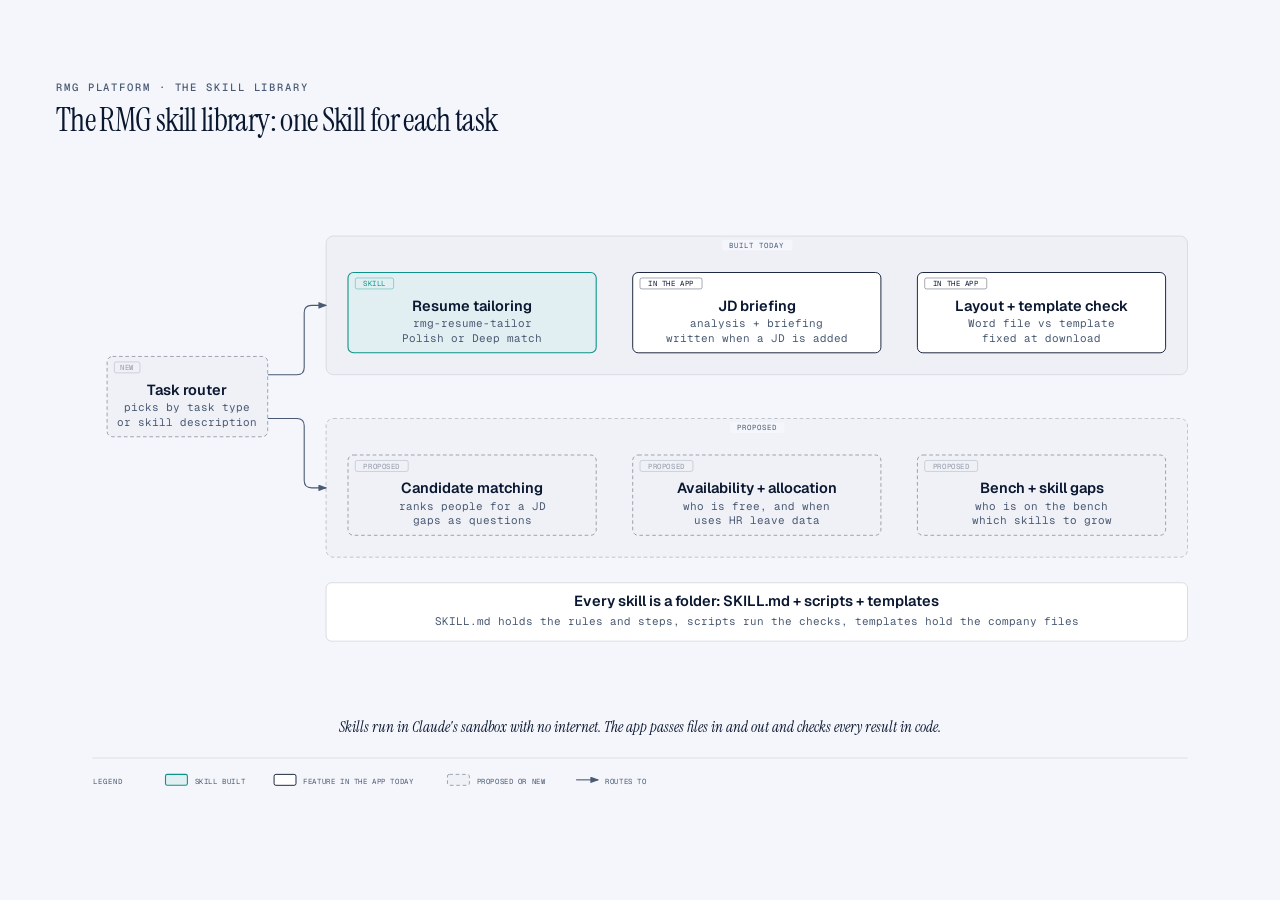
<file: docs/diagrams/rmg-platform/rmg-platform-skills.html>
<!DOCTYPE html>
<html lang="en">
<head>
  <meta charset="UTF-8">
  <meta name="viewport" content="width=device-width, initial-scale=1.0">
  <title>The RMG skill library: one Skill for each task</title>
  <link href="https://fonts.googleapis.com/css2?family=Instrument+Serif:ital@0;1&family=Geist:wght@400;500;600&family=Geist+Mono:wght@400;500;600&display=swap" rel="stylesheet">
  <style>
    *, *::before, *::after { box-sizing: border-box; margin: 0; padding: 0; }
    :root { --paper: #f4f6fb; --ink: #0a1730; --muted: #4a5a73; --serif: 'Instrument Serif', serif; --mono: 'Geist Mono', monospace; }
    body { font-family: 'Geist', system-ui, sans-serif; background: var(--paper); color: var(--ink); min-height: 100vh;
           display: flex; align-items: center; justify-content: center; padding: 3rem 2rem; }
    .frame { max-width: 1280px; width: 100%; padding: 1.5rem; }
    .eyebrow { font-family: var(--mono); font-size: 0.66rem; font-weight: 500; letter-spacing: 0.18em; text-transform: uppercase;
               color: var(--muted); margin-bottom: 0.5rem; }
    h1 { font-family: var(--serif); font-size: clamp(1.5rem, 2.4vw + 0.75rem, 2rem); font-weight: 400; letter-spacing: -0.02em;
         line-height: 1.15; margin-bottom: 1.5rem; }
    svg { width: 100%; min-width: 900px; display: block; }
  </style>
</head>
<body>
  <div class="frame">
    <p class="eyebrow">RMG platform · the skill library</p>
    <h1>The RMG skill library: one Skill for each task</h1>
    <svg viewBox="0 0 1280 720" xmlns="http://www.w3.org/2000/svg" role="img" aria-labelledby="rmg-platform-skills-title rmg-platform-skills-desc">
      <title id="rmg-platform-skills-title">The RMG skill library: one Skill for each task</title>
      <desc id="rmg-platform-skills-desc">The skill library: one Skill for the resume tailoring task is built today, two more tasks exist as app features and could become Skills, and three more are proposed; a task router picks the Skill for each task.</desc>
      <defs>
        <marker id="arrow" markerWidth="8" markerHeight="6" refX="7" refY="3" orient="auto"><polygon points="0 0, 8 3, 0 6" fill="#4a5a73"/></marker>
        <marker id="arrow-accent" markerWidth="8" markerHeight="6" refX="7" refY="3" orient="auto"><polygon points="0 0, 8 3, 0 6" fill="#0d9488"/></marker>
        <marker id="arrow-link" markerWidth="8" markerHeight="6" refX="7" refY="3" orient="auto"><polygon points="0 0, 8 3, 0 6" fill="#2563eb"/></marker>
      </defs>
      <rect width="100%" height="100%" fill="#f4f6fb"/>
      <rect x="296" y="80" width="944" height="152" rx="8" fill="rgba(10,23,48,0.025)" stroke="rgba(10,23,48,0.14)" stroke-width="0.8"/><rect x="730" y="84" width="77" height="12" rx="2" fill="#f4f6fb"/><text x="768" y="93" fill="#4a5a73" font-size="8" font-family="'Geist Mono', monospace" text-anchor="middle" letter-spacing="0.14em">BUILT TODAY</text>
      <rect x="296" y="280" width="944" height="152" rx="8" fill="rgba(10,23,48,0.015)" stroke="rgba(10,23,48,0.30)" stroke-width="0.8" stroke-dasharray="4,3"/><rect x="739" y="284" width="59" height="12" rx="2" fill="#f4f6fb"/><text x="768" y="293" fill="#4a5a73" font-size="8" font-family="'Geist Mono', monospace" text-anchor="middle" letter-spacing="0.14em">PROPOSED</text>
      <path d="M232,232 H264 Q272,232 272,224 V164 Q272,156 280,156 H296" fill="none" stroke="#4a5a73" stroke-width="1.2" marker-end="url(#arrow)"/>
      <path d="M232,280 H264 Q272,280 272,288 V348 Q272,356 280,356 H296" fill="none" stroke="#4a5a73" stroke-width="1.2" marker-end="url(#arrow)"/>
      <rect x="56" y="212" width="176" height="88" rx="6" fill="#f4f6fb"/><rect x="56" y="212" width="176" height="88" rx="6" fill="rgba(10,23,48,0.02)" stroke="rgba(10,23,48,0.40)" stroke-width="1" stroke-dasharray="4,3"/><rect x="64" y="218" width="28" height="12" rx="2" fill="transparent" stroke="rgba(10,23,48,0.40)" stroke-opacity="0.5" stroke-width="0.8"/><text x="78" y="227" fill="rgba(10,23,48,0.40)" font-size="8" font-family="'Geist Mono', monospace" text-anchor="middle" letter-spacing="0.08em">NEW</text><text x="144" y="254" fill="#0a1730" font-size="16" font-weight="600" font-family="'Geist', sans-serif" text-anchor="middle">Task router</text><text x="144" y="272" fill="#4a5a73" font-size="12" font-family="'Geist Mono', monospace" text-anchor="middle">picks by task type</text><text x="144" y="288" fill="#4a5a73" font-size="12" font-family="'Geist Mono', monospace" text-anchor="middle">or skill description</text>
      <rect x="320" y="120" width="272" height="88" rx="6" fill="#f4f6fb"/><rect x="320" y="120" width="272" height="88" rx="6" fill="rgba(13,148,136,0.08)" stroke="#0d9488" stroke-width="1.2"/><rect x="328" y="126" width="42" height="12" rx="2" fill="transparent" stroke="#0d9488" stroke-opacity="0.5" stroke-width="0.8"/><text x="349" y="135" fill="#0d9488" font-size="8" font-family="'Geist Mono', monospace" text-anchor="middle" letter-spacing="0.08em">SKILL</text><text x="456" y="162" fill="#0a1730" font-size="16" font-weight="600" font-family="'Geist', sans-serif" text-anchor="middle">Resume tailoring</text><text x="456" y="180" fill="#4a5a73" font-size="12" font-family="'Geist Mono', monospace" text-anchor="middle">rmg-resume-tailor</text><text x="456" y="196" fill="#4a5a73" font-size="12" font-family="'Geist Mono', monospace" text-anchor="middle">Polish or Deep match</text>
      <rect x="632" y="120" width="272" height="88" rx="6" fill="#f4f6fb"/><rect x="632" y="120" width="272" height="88" rx="6" fill="#ffffff" stroke="#0a1730" stroke-width="1"/><rect x="640" y="126" width="68" height="12" rx="2" fill="transparent" stroke="#0a1730" stroke-opacity="0.5" stroke-width="0.8"/><text x="674" y="135" fill="#0a1730" font-size="8" font-family="'Geist Mono', monospace" text-anchor="middle" letter-spacing="0.08em">IN THE APP</text><text x="768" y="162" fill="#0a1730" font-size="16" font-weight="600" font-family="'Geist', sans-serif" text-anchor="middle">JD briefing</text><text x="768" y="180" fill="#4a5a73" font-size="12" font-family="'Geist Mono', monospace" text-anchor="middle">analysis + briefing</text><text x="768" y="196" fill="#4a5a73" font-size="12" font-family="'Geist Mono', monospace" text-anchor="middle">written when a JD is added</text>
      <rect x="944" y="120" width="272" height="88" rx="6" fill="#f4f6fb"/><rect x="944" y="120" width="272" height="88" rx="6" fill="#ffffff" stroke="#0a1730" stroke-width="1"/><rect x="952" y="126" width="68" height="12" rx="2" fill="transparent" stroke="#0a1730" stroke-opacity="0.5" stroke-width="0.8"/><text x="986" y="135" fill="#0a1730" font-size="8" font-family="'Geist Mono', monospace" text-anchor="middle" letter-spacing="0.08em">IN THE APP</text><text x="1080" y="162" fill="#0a1730" font-size="16" font-weight="600" font-family="'Geist', sans-serif" text-anchor="middle">Layout + template check</text><text x="1080" y="180" fill="#4a5a73" font-size="12" font-family="'Geist Mono', monospace" text-anchor="middle">Word file vs template</text><text x="1080" y="196" fill="#4a5a73" font-size="12" font-family="'Geist Mono', monospace" text-anchor="middle">fixed at download</text>
      <rect x="320" y="320" width="272" height="88" rx="6" fill="#f4f6fb"/><rect x="320" y="320" width="272" height="88" rx="6" fill="rgba(10,23,48,0.02)" stroke="rgba(10,23,48,0.40)" stroke-width="1" stroke-dasharray="4,3"/><rect x="328" y="326" width="58" height="12" rx="2" fill="transparent" stroke="rgba(10,23,48,0.40)" stroke-opacity="0.5" stroke-width="0.8"/><text x="357" y="335" fill="rgba(10,23,48,0.40)" font-size="8" font-family="'Geist Mono', monospace" text-anchor="middle" letter-spacing="0.08em">PROPOSED</text><text x="456" y="362" fill="#0a1730" font-size="16" font-weight="600" font-family="'Geist', sans-serif" text-anchor="middle">Candidate matching</text><text x="456" y="380" fill="#4a5a73" font-size="12" font-family="'Geist Mono', monospace" text-anchor="middle">ranks people for a JD</text><text x="456" y="396" fill="#4a5a73" font-size="12" font-family="'Geist Mono', monospace" text-anchor="middle">gaps as questions</text>
      <rect x="632" y="320" width="272" height="88" rx="6" fill="#f4f6fb"/><rect x="632" y="320" width="272" height="88" rx="6" fill="rgba(10,23,48,0.02)" stroke="rgba(10,23,48,0.40)" stroke-width="1" stroke-dasharray="4,3"/><rect x="640" y="326" width="58" height="12" rx="2" fill="transparent" stroke="rgba(10,23,48,0.40)" stroke-opacity="0.5" stroke-width="0.8"/><text x="669" y="335" fill="rgba(10,23,48,0.40)" font-size="8" font-family="'Geist Mono', monospace" text-anchor="middle" letter-spacing="0.08em">PROPOSED</text><text x="768" y="362" fill="#0a1730" font-size="16" font-weight="600" font-family="'Geist', sans-serif" text-anchor="middle">Availability + allocation</text><text x="768" y="380" fill="#4a5a73" font-size="12" font-family="'Geist Mono', monospace" text-anchor="middle">who is free, and when</text><text x="768" y="396" fill="#4a5a73" font-size="12" font-family="'Geist Mono', monospace" text-anchor="middle">uses HR leave data</text>
      <rect x="944" y="320" width="272" height="88" rx="6" fill="#f4f6fb"/><rect x="944" y="320" width="272" height="88" rx="6" fill="rgba(10,23,48,0.02)" stroke="rgba(10,23,48,0.40)" stroke-width="1" stroke-dasharray="4,3"/><rect x="952" y="326" width="58" height="12" rx="2" fill="transparent" stroke="rgba(10,23,48,0.40)" stroke-opacity="0.5" stroke-width="0.8"/><text x="981" y="335" fill="rgba(10,23,48,0.40)" font-size="8" font-family="'Geist Mono', monospace" text-anchor="middle" letter-spacing="0.08em">PROPOSED</text><text x="1080" y="362" fill="#0a1730" font-size="16" font-weight="600" font-family="'Geist', sans-serif" text-anchor="middle">Bench + skill gaps</text><text x="1080" y="380" fill="#4a5a73" font-size="12" font-family="'Geist Mono', monospace" text-anchor="middle">who is on the bench</text><text x="1080" y="396" fill="#4a5a73" font-size="12" font-family="'Geist Mono', monospace" text-anchor="middle">which skills to grow</text>
      <rect x="296" y="460" width="944" height="64" rx="6" fill="#ffffff" stroke="rgba(10,23,48,0.14)" stroke-width="1"/><text x="768" y="486" fill="#0a1730" font-size="16" font-weight="600" font-family="'Geist', sans-serif" text-anchor="middle">Every skill is a folder: SKILL.md + scripts + templates</text><text x="768" y="506" fill="#4a5a73" font-size="12" font-family="'Geist Mono', monospace" text-anchor="middle">SKILL.md holds the rules and steps, scripts run the checks, templates hold the company files</text>
      <text x="640" y="624" fill="#0a1730" font-size="16" font-style="italic" font-family="'Instrument Serif', serif" text-anchor="middle">Skills run in Claude's sandbox with no internet. The app passes files in and out and checks every result in code.</text>
      <line x1="40" y1="652" x2="1240" y2="652" stroke="rgba(10,23,48,0.14)" stroke-width="0.8"/><text x="40" y="680" fill="#4a5a73" font-size="8" font-family="'Geist Mono', monospace" letter-spacing="0.14em">LEGEND</text><rect x="120" y="670" width="24" height="12" rx="2" fill="rgba(13,148,136,0.08)" stroke="#0d9488" stroke-width="1.2"/><text x="152" y="680" fill="#4a5a73" font-size="8" font-family="'Geist Mono', monospace" letter-spacing="0.08em">SKILL BUILT</text><rect x="239" y="670" width="24" height="12" rx="2" fill="#ffffff" stroke="#0a1730"/><text x="271" y="680" fill="#4a5a73" font-size="8" font-family="'Geist Mono', monospace" letter-spacing="0.08em">FEATURE IN THE APP TODAY</text><rect x="429" y="670" width="24" height="12" rx="2" fill="rgba(10,23,48,0.02)" stroke="rgba(10,23,48,0.40)" stroke-dasharray="4,3"/><text x="461" y="680" fill="#4a5a73" font-size="8" font-family="'Geist Mono', monospace" letter-spacing="0.08em">PROPOSED OR NEW</text><line x1="570" y1="676" x2="594" y2="676" stroke="#4a5a73" stroke-width="1.2" marker-end="url(#arrow)"/><text x="602" y="680" fill="#4a5a73" font-size="8" font-family="'Geist Mono', monospace" letter-spacing="0.08em">ROUTES TO</text>
    </svg>
  </div>
</body>
</html>
</file>
